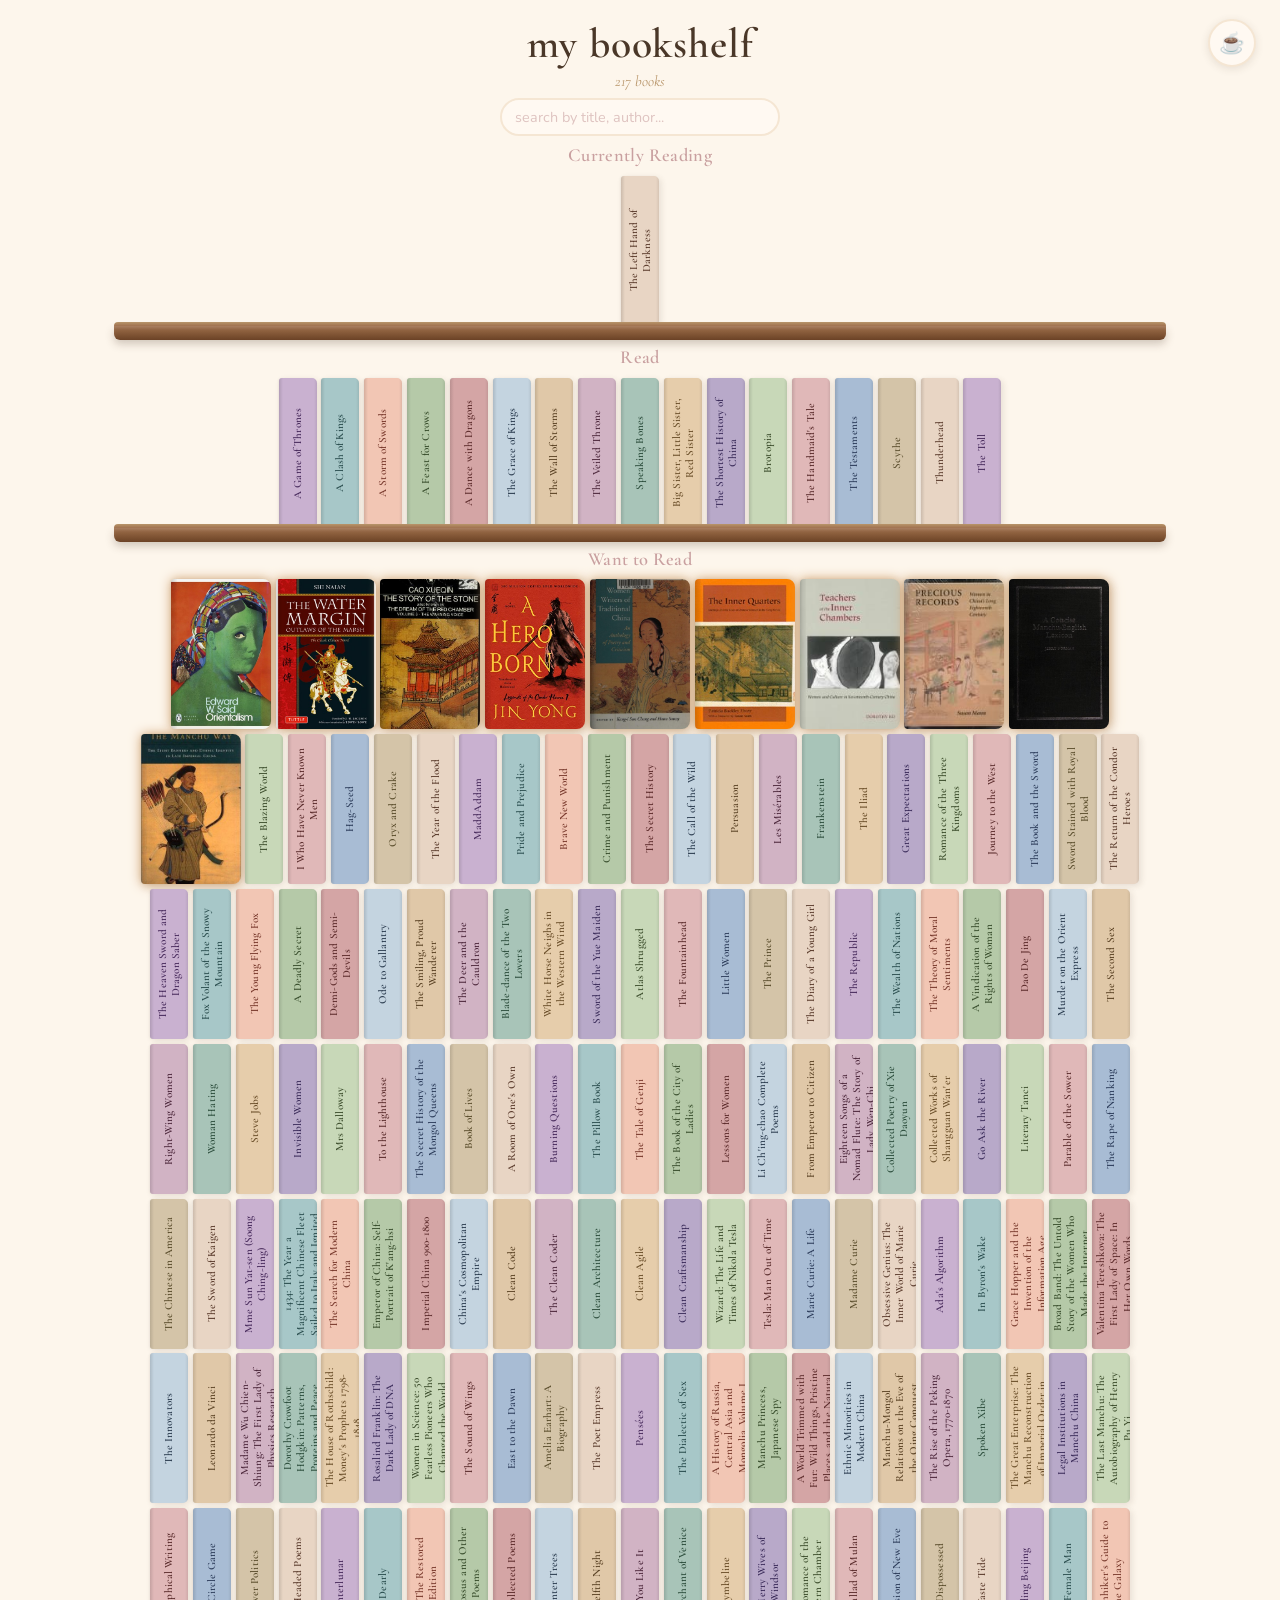
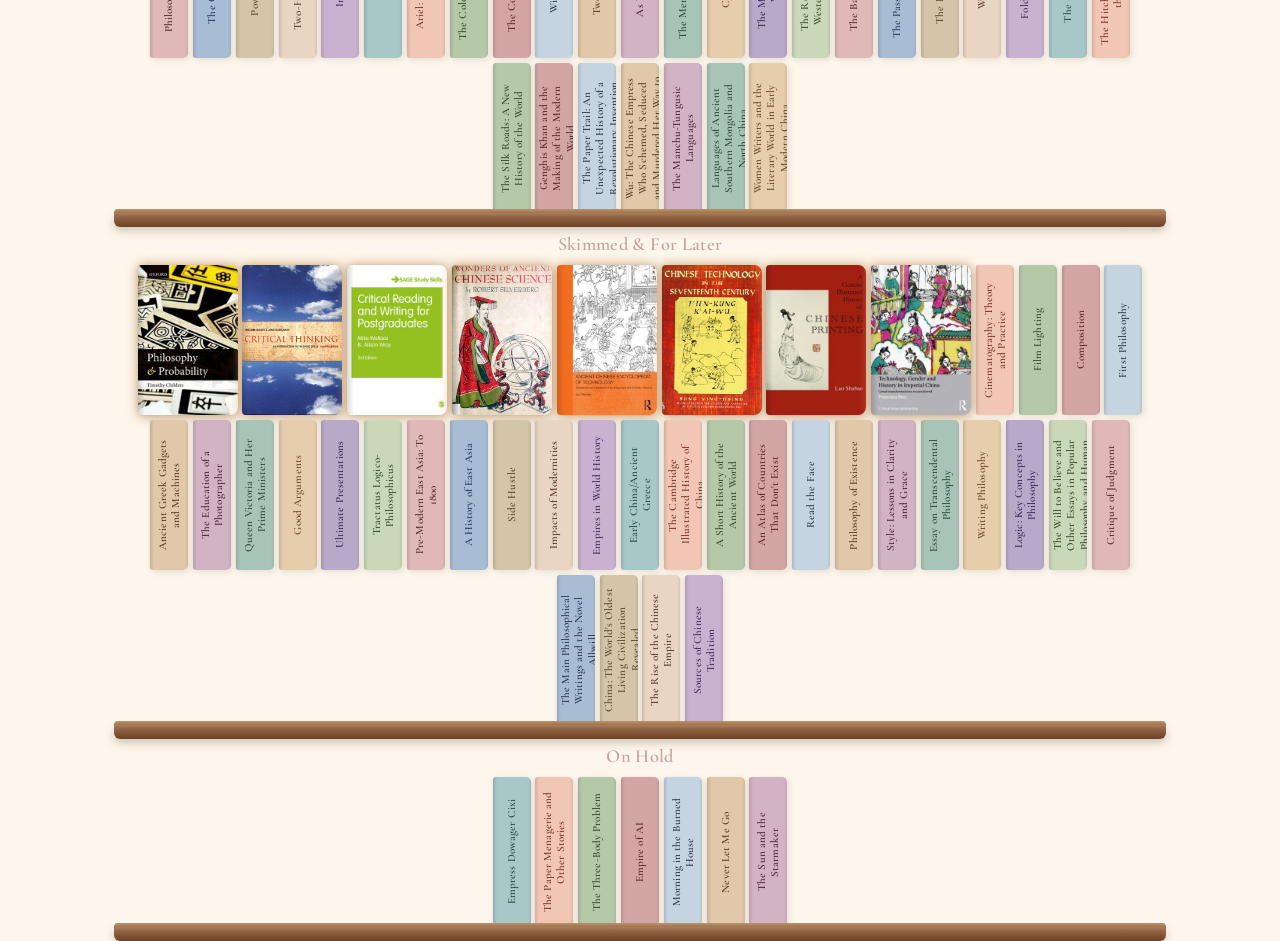
<file: index.html>
<!DOCTYPE html>
<html lang="en">
<head>
  <meta charset="UTF-8">
  <meta name="viewport" content="width=device-width, initial-scale=1.0">
  <title>my bookshelf</title>
  <link rel="preconnect" href="https://fonts.googleapis.com">
  <link rel="preconnect" href="https://fonts.gstatic.com" crossorigin>
  <link href="https://fonts.googleapis.com/css2?family=Cormorant+Garamond:ital,wght@0,400;0,600;1,400&family=Nunito:wght@400;600&family=Press+Start+2P&family=VT323&display=swap" rel="stylesheet">
  <link rel="stylesheet" href="styles.css">
</head>
<body>

  <!-- floating particles -->
  <div class="particles" aria-hidden="true"></div>

  <header>
    <button class="theme-toggle" id="theme-toggle" aria-label="Switch theme">
      <span class="theme-toggle-icon" data-cozy="&#x2615;" data-retro="&#x1F47E;"></span>
    </button>
    <h1>my bookshelf</h1>
    <p class="subtitle"><span class="book-counter" id="book-counter"></span></p>
    <div class="search-bar">
      <input type="text" id="search-input" placeholder="search by title, author..." autocomplete="off" spellcheck="false">
    </div>
  </header>

  <main id="shelves"></main>

  <script type="module" src="app.js"></script>
</body>
</html>
</file>
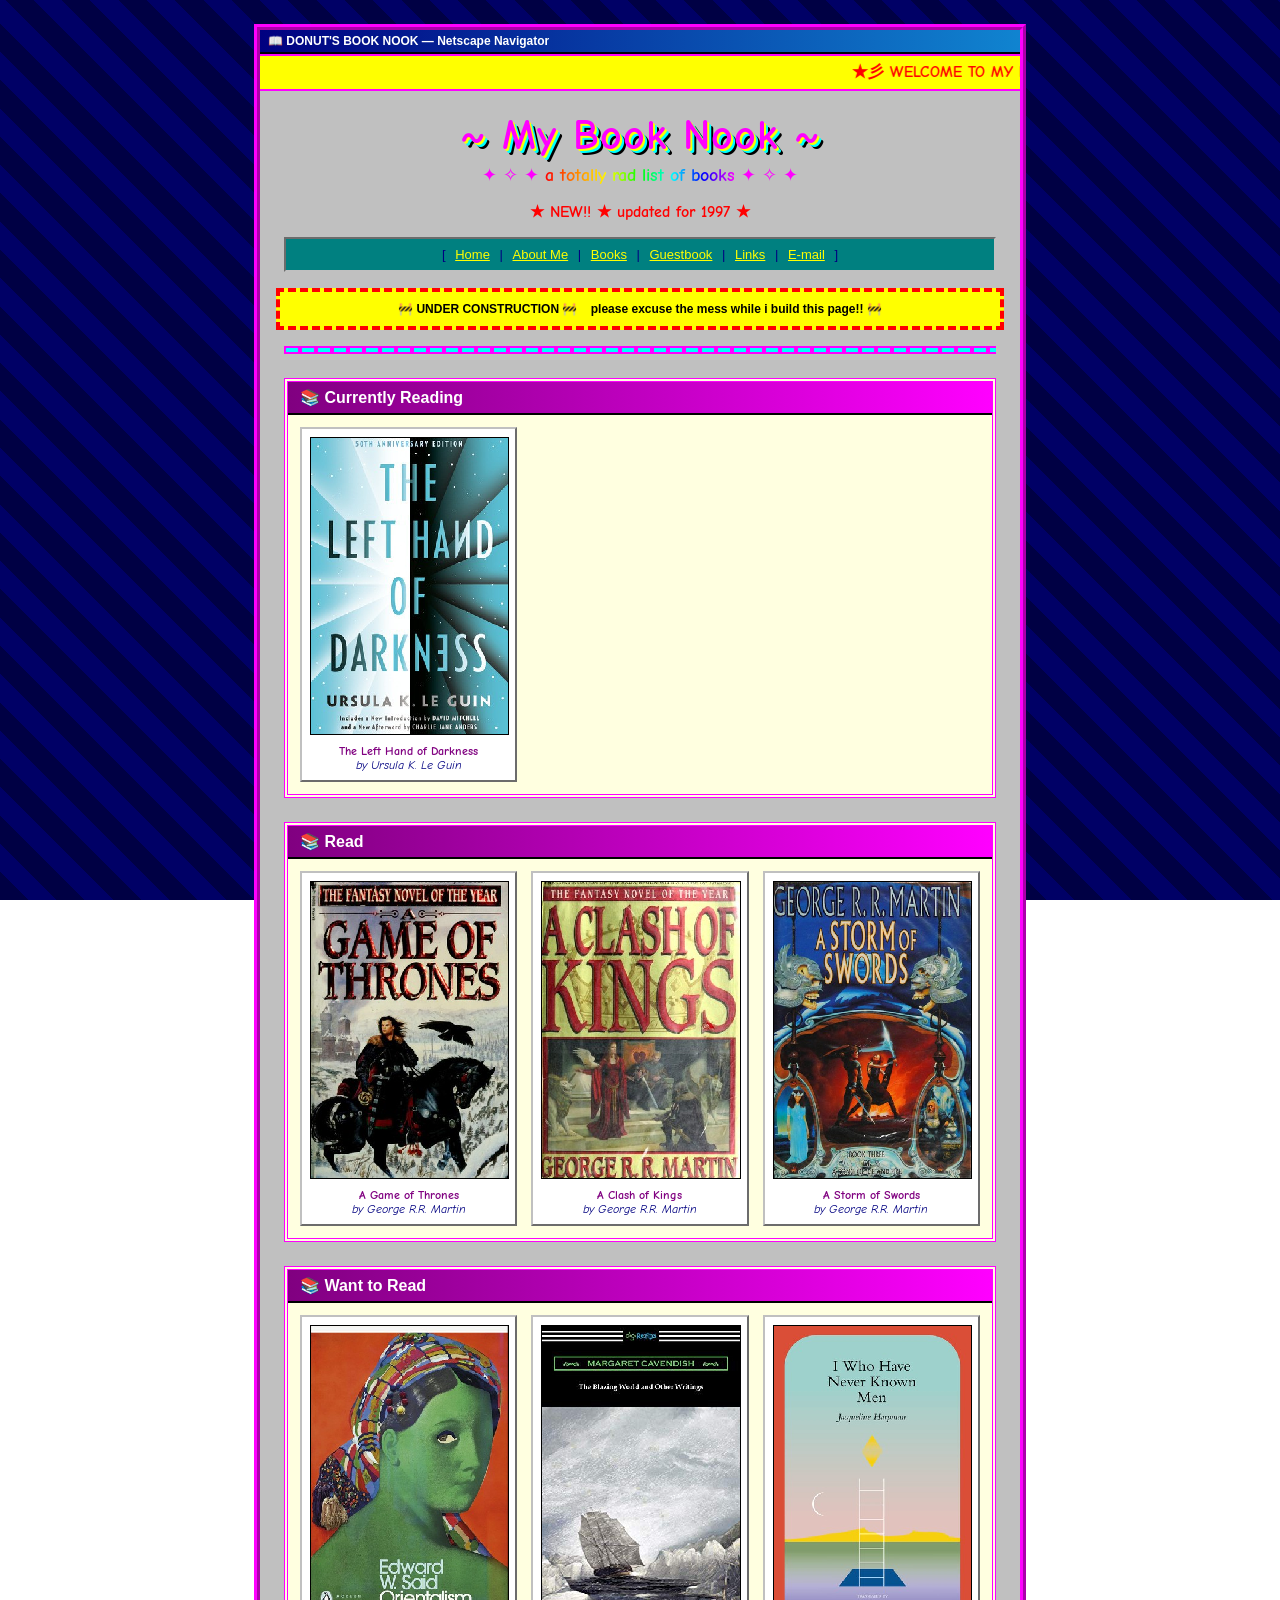
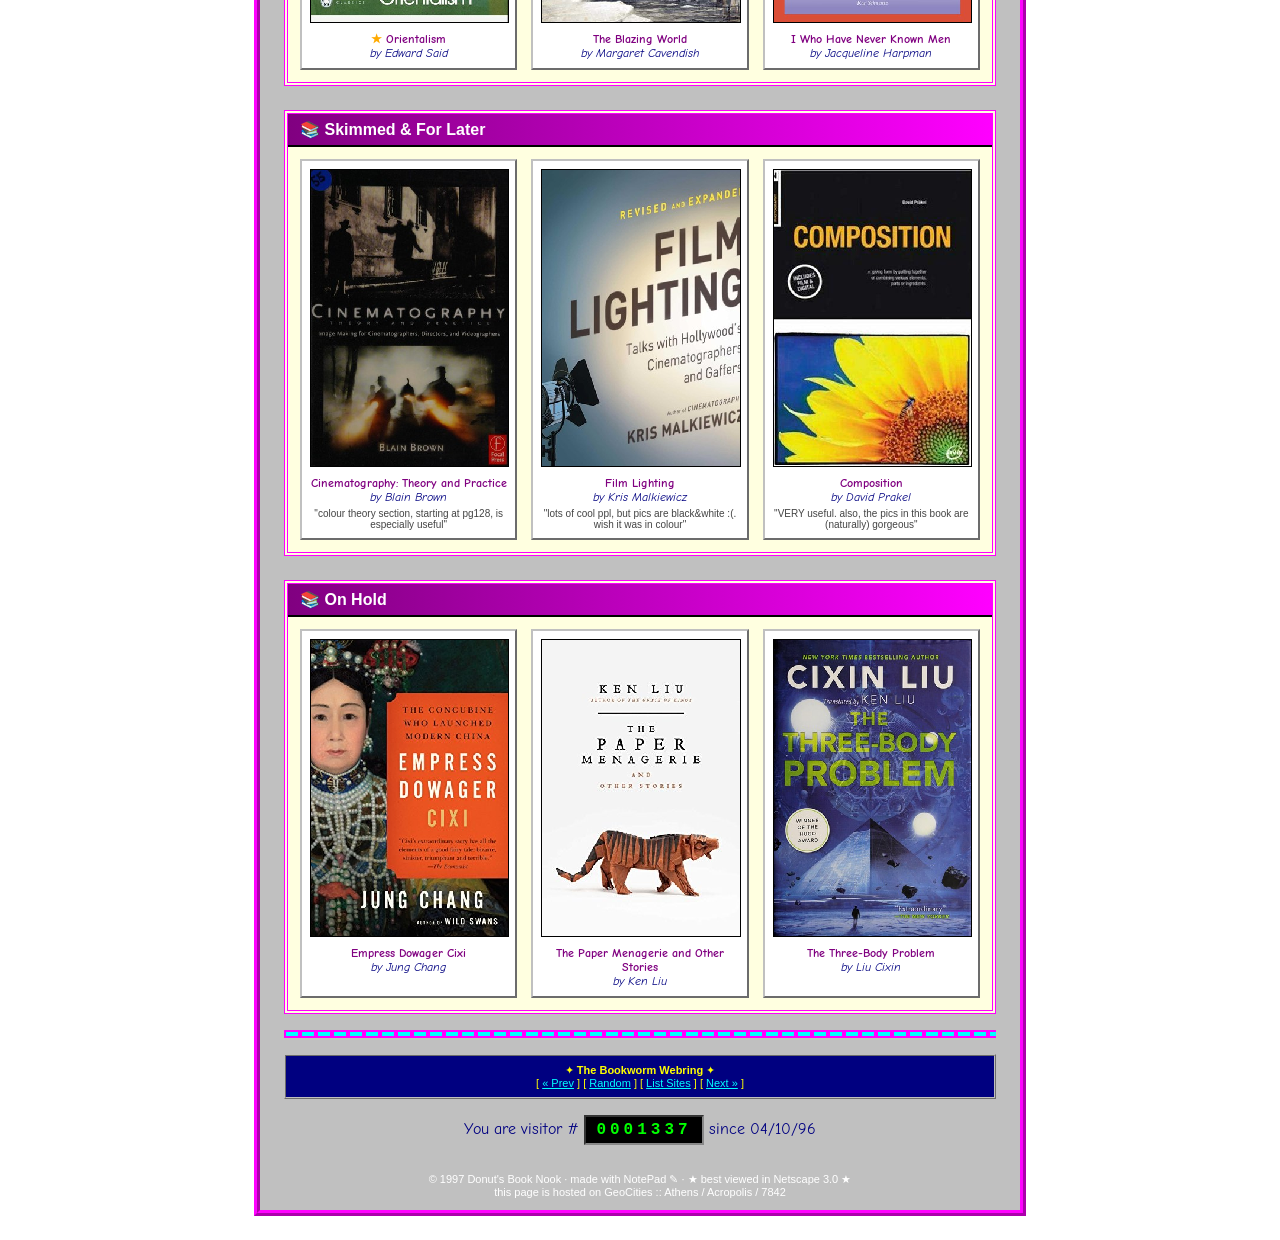
<file: sample1/index.html>
<!DOCTYPE html>
<html lang="en">
<head>
<meta charset="UTF-8">
<title>~ Donut's Book Nook ~ ★ Welcome! ★</title>
<style>
  /* ░░░ GeoCities '97 vibes ░░░ */
  @import url('https://fonts.googleapis.com/css2?family=Comic+Neue:wght@400;700&display=swap');

  body {
    margin: 0;
    font-family: 'Comic Neue', 'Comic Sans MS', cursive;
    color: #ffff00;
    background:
      repeating-linear-gradient(45deg, #000044 0 20px, #000066 20px 40px);
    background-attachment: fixed;
    text-align: center;
  }

  .frame {
    max-width: 760px;
    margin: 24px auto;
    padding: 0;
    border: 6px ridge #ff00ff;
    background: #c0c0c0;
    color: #000080;
  }

  .titlebar {
    background: linear-gradient(to right, #000080, #1084d0);
    color: #fff;
    text-align: left;
    padding: 4px 8px;
    font-weight: bold;
    font-family: "MS Sans Serif", Tahoma, sans-serif;
    font-size: 12px;
    border-bottom: 2px solid #000;
  }
  .titlebar::before { content: "📖 "; }

  marquee {
    background: #ffff00;
    color: #ff0000;
    font-weight: bold;
    border-top: 2px solid #ff00ff;
    border-bottom: 2px solid #ff00ff;
    padding: 6px 0;
  }

  h1 {
    font-size: 42px;
    margin: 16px 0 4px;
    color: #ff00ff;
    text-shadow:
      2px 2px 0 #ffff00,
      4px 4px 0 #00ffff,
      6px 6px 0 #000;
    letter-spacing: 1px;
  }

  .blink { animation: blink 1s steps(2,start) infinite; }
  @keyframes blink { to { visibility: hidden; } }

  .rainbow {
    background: linear-gradient(90deg,#ff0000,#ff8800,#ffff00,#00ff00,#00ffff,#0000ff,#ff00ff);
    -webkit-background-clip: text;
    background-clip: text;
    color: transparent;
    font-weight: bold;
  }

  .stars { font-size: 18px; color: #ff00ff; }

  hr.fancy {
    border: 0;
    height: 8px;
    background: url("data:image/svg+xml;utf8,<svg xmlns='http://www.w3.org/2000/svg' width='16' height='8'><rect width='16' height='8' fill='%23ff00ff'/><rect x='2' y='2' width='12' height='4' fill='%2300ffff'/></svg>") repeat-x;
    margin: 16px 24px;
  }

  .nav {
    background: #008080;
    padding: 8px;
    border: 2px inset #c0c0c0;
    margin: 8px 24px;
    font-family: "MS Sans Serif", Tahoma, sans-serif;
    font-size: 13px;
  }
  .nav a {
    color: #ffff00;
    text-decoration: underline;
    margin: 0 6px;
  }
  .nav a:visited { color: #ff80ff; }

  .shelf {
    margin: 24px 24px 12px;
    border: 4px double #ff00ff;
    background: #ffffe0;
    padding: 12px;
    text-align: left;
  }

  .shelf h2 {
    font-family: "MS Sans Serif", Tahoma, sans-serif;
    color: #fff;
    background: linear-gradient(to right, #800080, #ff00ff);
    margin: -12px -12px 12px;
    padding: 6px 12px;
    font-size: 16px;
    border-bottom: 2px solid #000;
  }
  .shelf h2::before { content: "📚 "; }

  .books {
    display: grid;
    grid-template-columns: repeat(3, 1fr);
    gap: 14px;
  }

  .book {
    background: #fff;
    border: 2px outset #c0c0c0;
    padding: 8px;
    text-align: center;
    color: #000080;
    font-size: 12px;
    transition: transform .15s;
  }
  .book:hover {
    transform: rotate(-1deg) scale(1.04);
    border-color: #ff00ff;
    background: #ffffcc;
  }
  .book img {
    width: 100%;
    aspect-ratio: 2/3;
    object-fit: cover;
    border: 1px solid #000;
    image-rendering: pixelated;
  }
  .book .t { font-weight: bold; margin-top: 6px; color: #800080; }
  .book .a { font-style: italic; }
  .book .c {
    font-family: "MS Sans Serif", Tahoma, sans-serif;
    font-size: 10px;
    color: #444;
    margin-top: 4px;
  }
  .book .star { color: #ffaa00; }

  .construction {
    margin: 16px;
    padding: 10px;
    background: #ffff00;
    color: #000;
    border: 4px dashed #ff0000;
    font-weight: bold;
    font-family: "MS Sans Serif", Tahoma, sans-serif;
    font-size: 12px;
  }

  .counter {
    display: inline-block;
    font-family: "Courier New", monospace;
    background: #000;
    color: #00ff00;
    padding: 4px 10px;
    border: 2px inset #888;
    letter-spacing: 4px;
    font-weight: bold;
  }

  .webring {
    background: #000080;
    color: #ffff00;
    padding: 8px;
    margin: 16px 24px;
    border: 2px ridge #c0c0c0;
    font-family: "MS Sans Serif", Tahoma, sans-serif;
    font-size: 11px;
  }
  .webring a { color: #00ffff; }

  footer {
    padding: 12px;
    color: #fff;
    font-size: 11px;
    font-family: "MS Sans Serif", Tahoma, sans-serif;
  }
</style>
</head>
<body>

<div class="frame">
  <div class="titlebar">DONUT'S BOOK NOOK — Netscape Navigator</div>

  <marquee scrollamount="6">★彡 WELCOME TO MY HOMEPAGE!! 彡★ &nbsp;&nbsp; this site is best viewed in 800x600 &nbsp;&nbsp; ✿ sign my guestbook ✿ &nbsp;&nbsp; LAST UPDATED: APRIL 10, 2026 &nbsp;&nbsp; ♥ ♥ ♥</marquee>

  <h1>~ My Book Nook ~</h1>
  <div class="stars">✦ ✧ ✦ <span class="rainbow">a totally rad list of books</span> ✦ ✧ ✦</div>
  <p class="blink" style="color:#ff0000;font-weight:bold;">★ NEW!! ★ updated for 1997 ★</p>

  <div class="nav">
    [ <a href="#">Home</a> | <a href="#">About Me</a> | <a href="#">Books</a> | <a href="#">Guestbook</a> | <a href="#">Links</a> | <a href="mailto:donut@aol.com">E-mail</a> ]
  </div>

  <div class="construction">
    🚧 UNDER CONSTRUCTION 🚧 &nbsp;&nbsp; please excuse the mess while i build this page!! 🚧
  </div>

  <hr class="fancy">

  <div id="shelves"></div>

  <hr class="fancy">

  <div class="webring">
    ✦ <b>The Bookworm Webring</b> ✦ <br>
    [ <a href="#">« Prev</a> ] [ <a href="#">Random</a> ] [ <a href="#">List Sites</a> ] [ <a href="#">Next »</a> ]
  </div>

  <p>You are visitor # <span class="counter">0001337</span> since 04/10/96</p>

  <footer>
    © 1997 Donut's Book Nook · made with NotePad ✎ · <span class="blink">★</span> best viewed in Netscape 3.0 <span class="blink">★</span><br>
    this page is hosted on GeoCities :: Athens / Acropolis / 7842
  </footer>
</div>

<script>
const SHELVES = [
  { id: 'currently-reading', label: 'Currently Reading' },
  { id: 'read', label: 'Read' },
  { id: 'want-to-read', label: 'Want to Read' },
  { id: 'marinating', label: 'Skimmed & For Later' },
  { id: 'on-hold', label: 'On Hold' },
];

function esc(s) { const d = document.createElement('div'); d.textContent = s ?? ''; return d.innerHTML; }

fetch('../books.json').then(r => r.json()).then(books => {
  const root = document.getElementById('shelves');
  SHELVES.forEach(shelf => {
    const items = books.filter(b => b.shelf === shelf.id).slice(0, 3);
    if (!items.length) return;
    const sec = document.createElement('div');
    sec.className = 'shelf';
    sec.innerHTML = `<h2>${shelf.label}</h2><div class="books">${items.map(b => `
      <div class="book">
        <img src="../${esc(b.cover)}" alt="${esc(b.title)}">
        <div class="t">${b.starred ? '<span class="star">★</span> ' : ''}${esc(b.title)}</div>
        <div class="a">by ${esc(b.author)}</div>
        ${b.comment ? `<div class="c">"${esc(b.comment)}"</div>` : ''}
      </div>`).join('')}</div>`;
    root.appendChild(sec);
  });
});
</script>
</body>
</html>
</file>
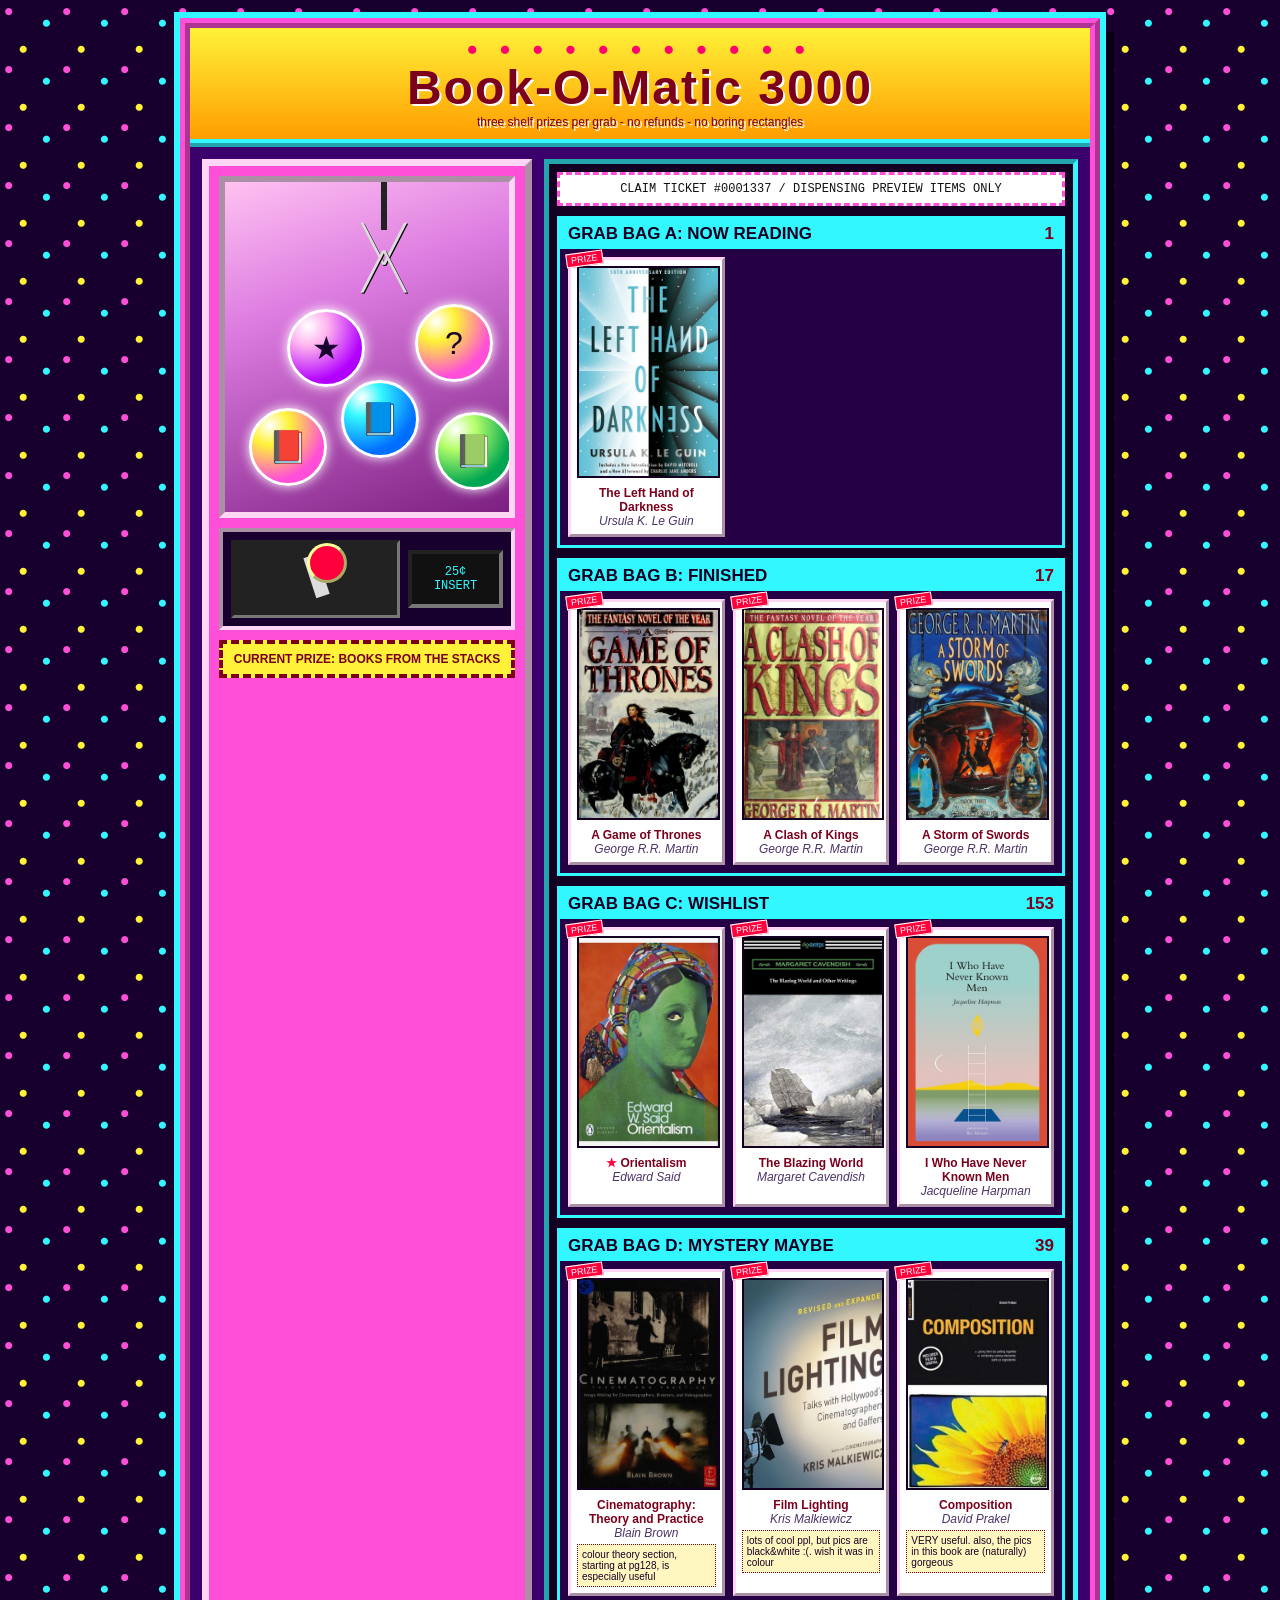
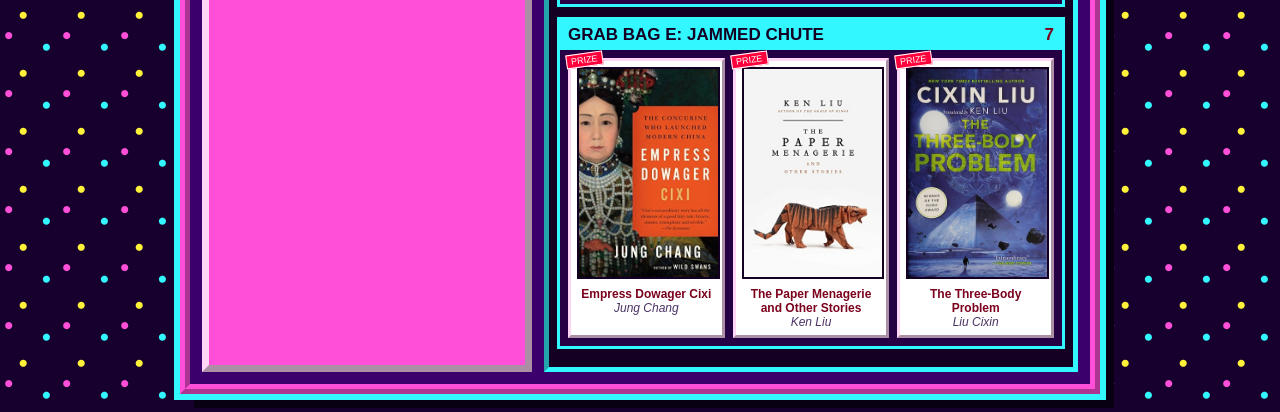
<file: sample10/index.html>
<!DOCTYPE html>
<html lang="en">
<head>
<meta charset="UTF-8">
<title>Book-O-Matic 3000 Prize Machine</title>
<style>
body{margin:0;background:#18002e;color:#fff;font-family:"Comic Sans MS",Tahoma,sans-serif;font-size:12px;background-image:radial-gradient(circle at 15% 20%,#ff4fd8 0 3px,transparent 4px),radial-gradient(circle at 80% 40%,#33f7ff 0 3px,transparent 4px),radial-gradient(circle at 40% 85%,#fff238 0 3px,transparent 4px);background-size:58px 58px;padding:18px}
.arcade{width:900px;margin:auto;border:10px ridge #ff4fd8;background:#3b006b;box-shadow:0 0 0 6px #33f7ff,14px 14px 0 #080012}
.marquee{text-align:center;background:linear-gradient(#fff238,#ff9d00);color:#7a001c;border-bottom:8px ridge #33f7ff;padding:10px;text-shadow:2px 2px #fff}
.marquee h1{font-family:Impact,"Arial Black",sans-serif;font-size:48px;margin:0;letter-spacing:2px}.marquee .bulbs{font-size:19px;letter-spacing:8px;color:#ff006e;text-shadow:none;animation:blink .8s steps(2) infinite}@keyframes blink{50%{opacity:.25}}
.machine{display:grid;grid-template-columns:330px 1fr;gap:12px;padding:12px}
.cab{background:#ff4fd8;border:7px outset #ffd6f6;padding:10px;color:#18002e}
.glass{height:330px;background:linear-gradient(160deg,rgba(255,255,255,.65),rgba(116,255,250,.25) 35%,rgba(36,0,70,.6));border:6px inset #ffd6f6;position:relative;overflow:hidden}
.claw{position:absolute;left:128px;top:0;width:62px;height:94px;animation:claw 4s ease-in-out infinite}.cord{width:6px;height:48px;background:#222;margin:auto}.hand{text-align:center;font-size:36px;line-height:28px;color:#ddd;text-shadow:1px 1px #000}@keyframes claw{0%,100%{transform:translateX(-65px)}50%{transform:translateX(78px) translateY(34px)}}
.capsule{position:absolute;width:72px;height:72px;border-radius:50%;background:radial-gradient(circle at 25% 20%,#fff,#fff238 25%,#ff4fd8 70%);border:3px solid #fff;box-shadow:0 0 12px #fff;text-align:center;font-size:32px;line-height:72px}.c1{left:24px;bottom:26px}.c2{left:116px;bottom:54px;background:radial-gradient(circle at 25% 20%,#fff,#33f7ff 25%,#006eff 70%)}.c3{left:210px;bottom:22px;background:radial-gradient(circle at 25% 20%,#fff,#b6ff6b 25%,#00a651 70%)}.c4{left:62px;bottom:125px;background:radial-gradient(circle at 25% 20%,#fff,#ffb3ef 25%,#b200ff 70%)}.c5{left:190px;bottom:130px}
.controls{margin-top:10px;background:#18002e;color:#fff;border:4px inset #ffd6f6;padding:8px;display:grid;grid-template-columns:1fr 95px;gap:8px;align-items:center}
.joy{height:72px;background:#222;border:3px inset #777;position:relative}.stick{width:14px;height:42px;background:#ddd;position:absolute;left:50%;top:11px;transform:rotate(-18deg);transform-origin:bottom}.ball{width:34px;height:34px;border-radius:50%;background:#ff003c;position:absolute;left:45%;top:0;border:3px outset #ff9}
.coin{background:#111;border:4px inset #777;text-align:center;color:#33f7ff;padding:11px 4px;font-family:"Courier New",monospace}
.prize{background:#fff238;color:#7a001c;border:4px dashed #7a001c;text-align:center;font-weight:bold;margin-top:10px;padding:8px}
.display{background:#140022;border:5px inset #33f7ff;padding:8px;min-height:565px}
.ticket{background:#fff;color:#111;border:3px dashed #ff4fd8;margin-bottom:10px;padding:7px;font-family:"Courier New",monospace;text-align:center}
.shelf{background:#250045;border:3px solid #33f7ff;margin-bottom:10px}.shelf h2{margin:0;background:#33f7ff;color:#140022;padding:5px 8px;font-size:17px;text-transform:uppercase}.count{float:right;color:#7a001c}
.books{display:grid;grid-template-columns:repeat(3,1fr);gap:8px;padding:8px}.book{background:#fff;color:#140022;border:3px outset #ffd6f6;padding:6px;text-align:center;position:relative}.book:before{content:"PRIZE";position:absolute;left:-5px;top:-8px;background:#ff003c;color:#fff;font-size:9px;padding:1px 4px;border:1px solid #fff;transform:rotate(-8deg)}
.book img{width:100%;aspect-ratio:2/3;object-fit:cover;border:2px solid #140022}.t{font-weight:bold;color:#7a001c;margin-top:5px}.a{font-style:italic;color:#4b3366}.c{font-size:10px;background:#fff7bf;border:1px dotted #7a001c;margin-top:4px;padding:4px;text-align:left}.star{color:#ff003c}
</style>
</head>
<body>
<div class="arcade">
  <div class="marquee">
    <div class="bulbs">● ● ● ● ● ● ● ● ● ● ●</div>
    <h1>Book-O-Matic 3000</h1>
    <div>three shelf prizes per grab - no refunds - no boring rectangles</div>
  </div>
  <div class="machine">
    <aside class="cab">
      <div class="glass">
        <div class="claw"><div class="cord"></div><div class="hand">╲╱<br>╱╲</div></div>
        <div class="capsule c1">📕</div><div class="capsule c2">📘</div><div class="capsule c3">📗</div><div class="capsule c4">★</div><div class="capsule c5">?</div>
      </div>
      <div class="controls">
        <div class="joy"><div class="stick"></div><div class="ball"></div></div>
        <div class="coin">25¢<br>INSERT</div>
      </div>
      <div class="prize">CURRENT PRIZE: BOOKS FROM THE STACKS</div>
    </aside>
    <main class="display">
      <div class="ticket">CLAIM TICKET #0001337 / DISPENSING PREVIEW ITEMS ONLY</div>
      <div id="shelves"></div>
    </main>
  </div>
</div>
<script>
const SHELVES=[['currently-reading','Grab Bag A: Now Reading'],['read','Grab Bag B: Finished'],['want-to-read','Grab Bag C: Wishlist'],['marinating','Grab Bag D: Mystery Maybe'],['on-hold','Grab Bag E: Jammed Chute']];
function esc(s){const d=document.createElement('div');d.textContent=s??'';return d.innerHTML}
fetch('../books.json').then(r=>r.json()).then(books=>{const root=document.getElementById('shelves');SHELVES.forEach(([id,label])=>{const all=books.filter(b=>b.shelf===id),items=all.slice(0,3);if(!all.length)return;const sec=document.createElement('section');sec.className='shelf';sec.innerHTML=`<h2>${label}<span class="count">${all.length}</span></h2><div class="books">${items.map(b=>`<div class="book"><img src="../${esc(b.cover)}" alt="${esc(b.title)}"><div class="t">${b.starred?'<span class="star">★</span> ':''}${esc(b.title)}</div><div class="a">${esc(b.author)}</div>${b.comment?`<div class="c">${esc(b.comment)}</div>`:''}</div>`).join('')}</div>`;root.appendChild(sec)})});
</script>
</body>
</html>
</file>
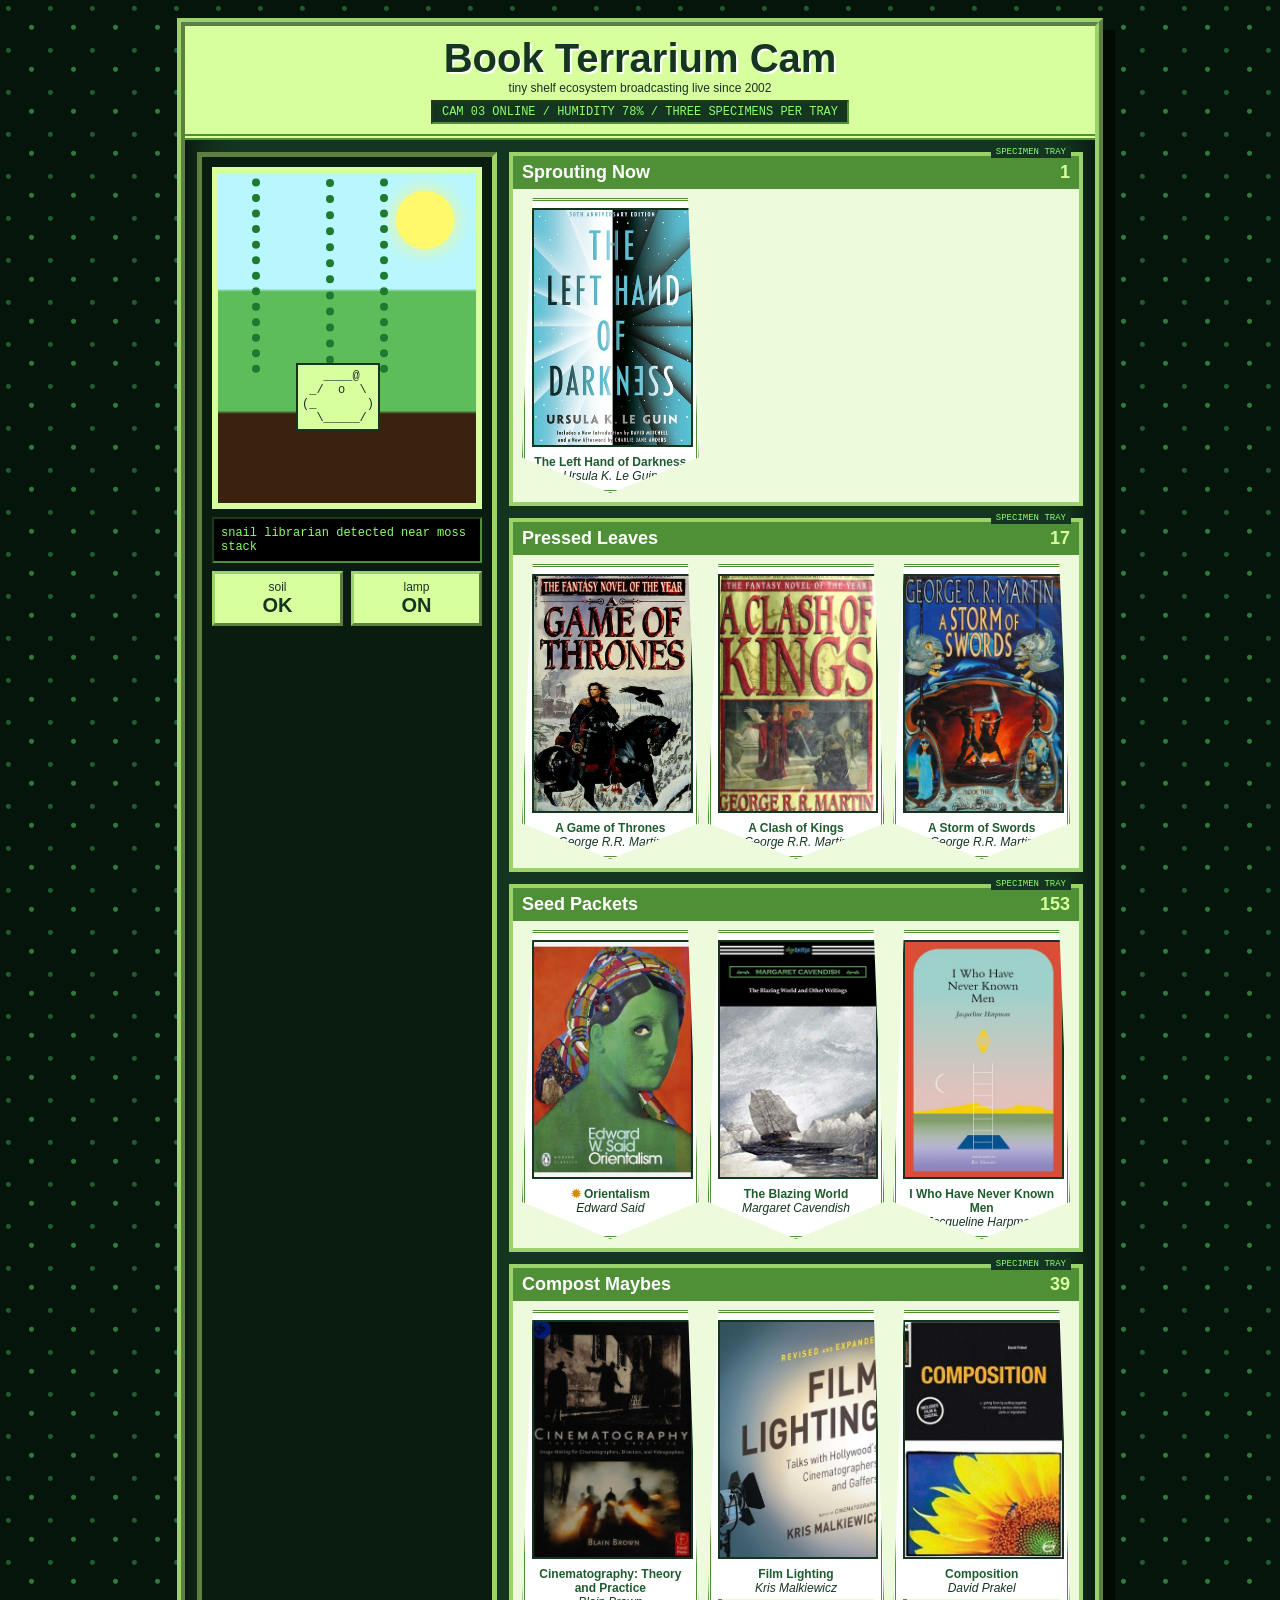
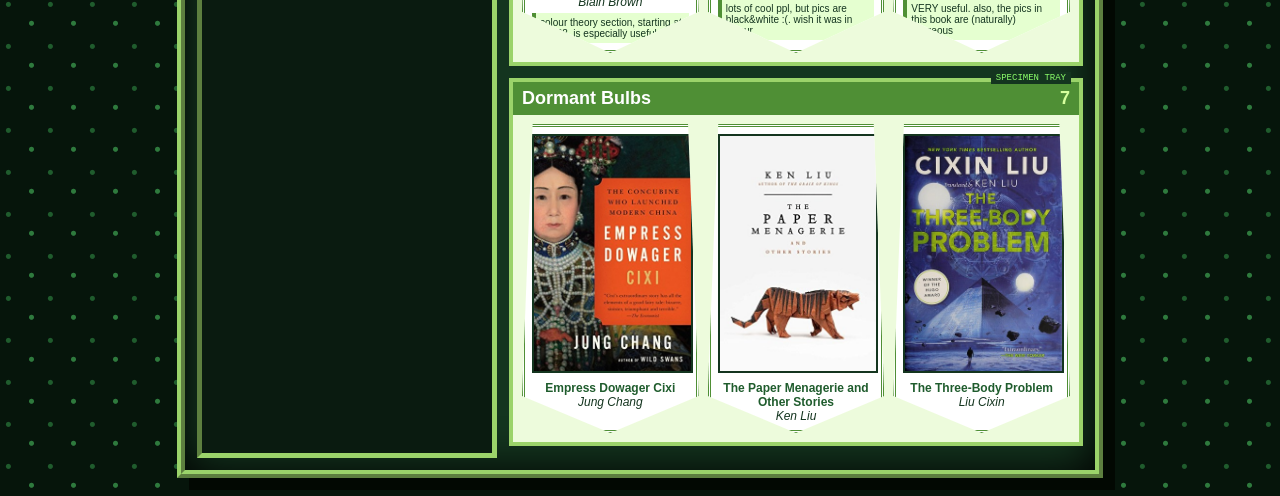
<file: sample11/index.html>
<!DOCTYPE html>
<html lang="en">
<head>
<meta charset="UTF-8">
<title>Book Terrarium Cam</title>
<style>
body{margin:0;background:#06150b;color:#eaffd6;font-family:"Trebuchet MS",Tahoma,sans-serif;font-size:12px;background-image:radial-gradient(circle at 20% 20%,#1f5c2d 0 2px,transparent 3px),radial-gradient(circle at 75% 65%,#2e7a3d 0 2px,transparent 3px);background-size:42px 42px;padding:18px}
.lab{width:910px;margin:auto;background:#14351f;border:8px ridge #9bd36a;box-shadow:0 0 45px #000 inset,12px 12px 0 #020802}
.header{background:#d7ff9e;color:#14351f;border-bottom:6px double #4f8f35;padding:10px;text-align:center}
h1{font-size:40px;margin:0;text-shadow:2px 2px #fff}.status{font-family:"Courier New",monospace;background:#14351f;color:#8cff6b;display:inline-block;padding:3px 9px;margin-top:5px;border:2px inset #4f8f35}
.rig{display:grid;grid-template-columns:300px 1fr;gap:12px;padding:12px}
.cam{background:#0a1b10;border:5px inset #9bd36a;padding:10px}.view{height:330px;border:6px solid #d7ff9e;background:linear-gradient(#b9f7ff 0 35%,#5ebd5b 36% 72%,#3b2110 73%);position:relative;overflow:hidden}
.sun{position:absolute;right:22px;top:18px;width:58px;height:58px;border-radius:50%;background:#fff96b;box-shadow:0 0 20px #fff96b}
.vine{position:absolute;top:-10px;width:38px;height:210px;border-left:8px dotted #1f7a31}.v1{left:34px}.v2{left:108px;height:265px}.v3{right:50px}
.snail{position:absolute;left:78px;bottom:72px;font-family:"Courier New",monospace;white-space:pre;color:#14351f;background:#d7ff9e;border:2px solid #14351f;padding:4px;animation:crawl 7s ease-in-out infinite}@keyframes crawl{50%{transform:translateX(88px)}}
.label{background:#000;color:#8cff6b;font-family:"Courier New",monospace;padding:7px;margin-top:8px;border:2px inset #4f8f35}.dials{display:grid;grid-template-columns:1fr 1fr;gap:8px;margin-top:8px}.dial{background:#d7ff9e;color:#14351f;border:3px outset #9bd36a;text-align:center;padding:6px}.dial b{font-size:20px}
.shelf{background:#edfbdc;color:#14351f;border:4px solid #9bd36a;margin-bottom:12px;position:relative}.shelf:before{content:"SPECIMEN TRAY";position:absolute;right:8px;top:-10px;background:#14351f;color:#8cff6b;font-family:"Courier New",monospace;font-size:9px;padding:1px 5px}
.shelf h2{margin:0;background:#4f8f35;color:#fff;padding:6px 9px}.count{float:right;color:#d7ff9e}
.books{display:grid;grid-template-columns:repeat(3,1fr);gap:9px;padding:9px}.book{background:#fff;border:3px double #4f8f35;padding:7px;text-align:center;clip-path:polygon(6% 0,94% 0,100% 88%,50% 100%,0 88%)}.book img{width:100%;aspect-ratio:2/3;object-fit:cover;border:2px solid #14351f}.t{font-weight:bold;color:#1f5c2d;margin-top:5px}.a{font-style:italic}.c{font-size:10px;text-align:left;background:#e5ffd0;border-left:4px solid #4f8f35;margin-top:4px;padding:4px}.star{color:#d68b00}
</style>
</head>
<body>
<div class="lab"><div class="header"><h1>Book Terrarium Cam</h1><div>tiny shelf ecosystem broadcasting live since 2002</div><div class="status">CAM 03 ONLINE / HUMIDITY 78% / THREE SPECIMENS PER TRAY</div></div><div class="rig"><aside class="cam"><div class="view"><div class="sun"></div><div class="vine v1"></div><div class="vine v2"></div><div class="vine v3"></div><div class="snail">   ____@
 _/  o  \
(_       )
  \_____/</div></div><div class="label">snail librarian detected near moss stack</div><div class="dials"><div class="dial">soil<br><b>OK</b></div><div class="dial">lamp<br><b>ON</b></div></div></aside><main id="shelves"></main></div></div>
<script>
const SHELVES=[['currently-reading','Sprouting Now'],['read','Pressed Leaves'],['want-to-read','Seed Packets'],['marinating','Compost Maybes'],['on-hold','Dormant Bulbs']];
function esc(s){const d=document.createElement('div');d.textContent=s??'';return d.innerHTML}
fetch('../books.json').then(r=>r.json()).then(books=>{const root=document.getElementById('shelves');SHELVES.forEach(([id,label])=>{const all=books.filter(b=>b.shelf===id),items=all.slice(0,3);if(!all.length)return;const sec=document.createElement('section');sec.className='shelf';sec.innerHTML=`<h2>${label}<span class="count">${all.length}</span></h2><div class="books">${items.map(b=>`<div class="book"><img src="../${esc(b.cover)}" alt=""><div class="t">${b.starred?'<span class="star">✹</span> ':''}${esc(b.title)}</div><div class="a">${esc(b.author)}</div>${b.comment?`<div class="c">${esc(b.comment)}</div>`:''}</div>`).join('')}</div>`;root.appendChild(sec)})});
</script>
</body>
</html>
</file>
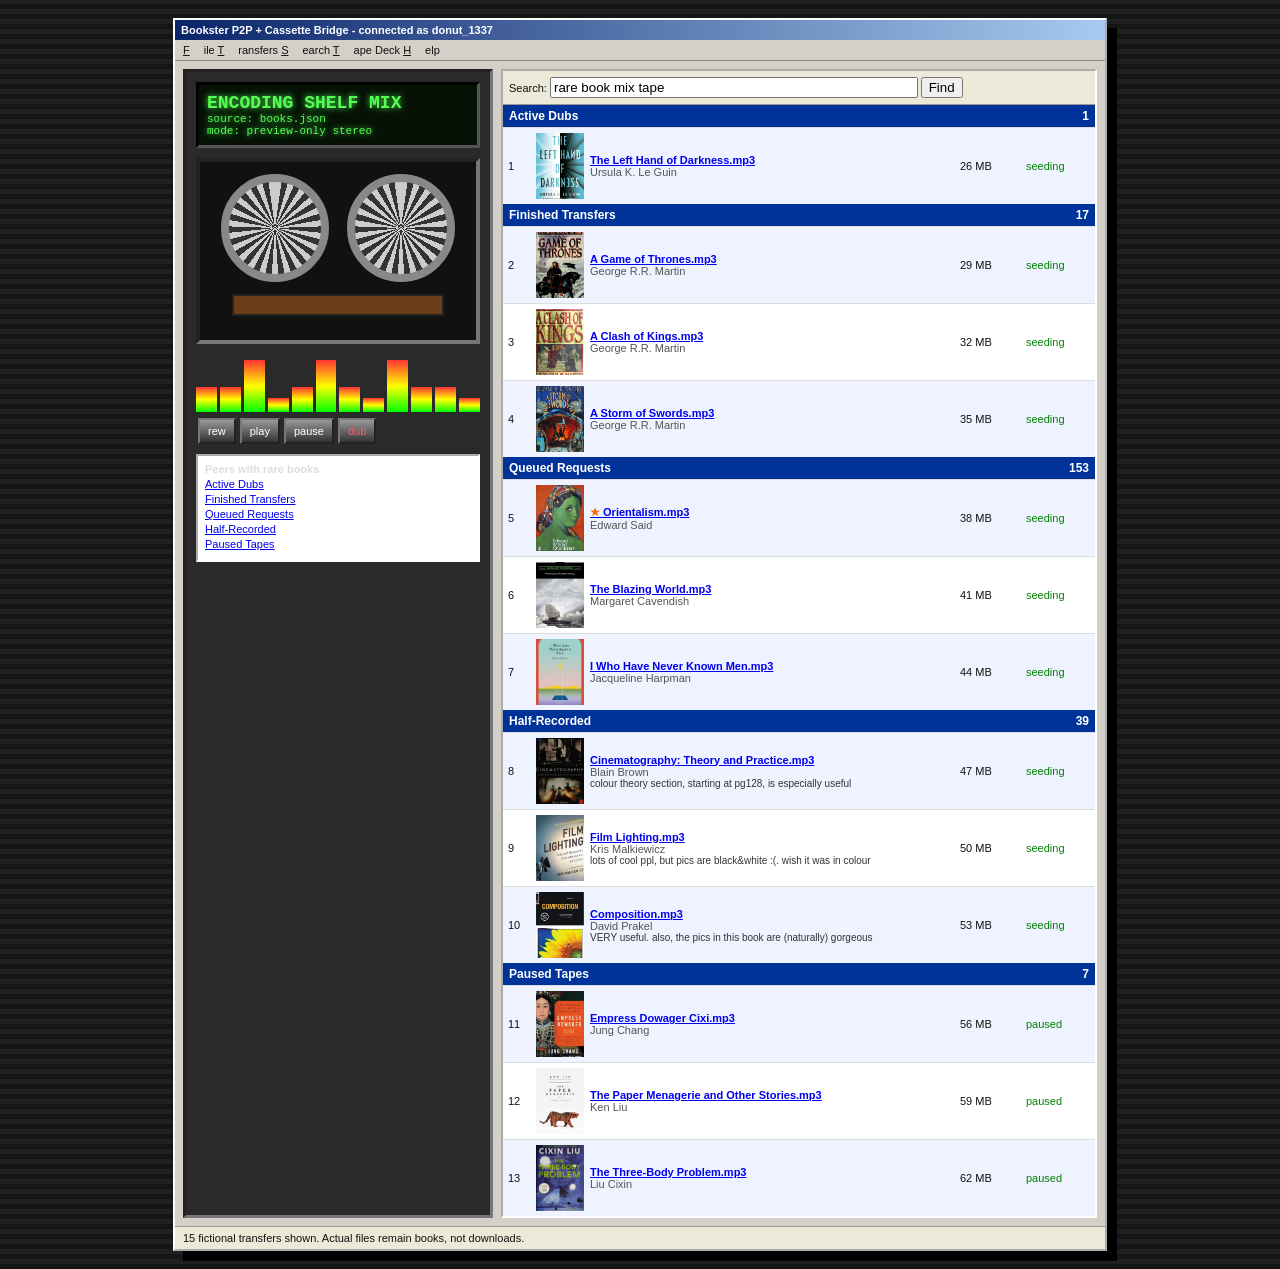
<file: sample12/index.html>
<!DOCTYPE html>
<html lang="en">
<head>
<meta charset="UTF-8">
<title>Bookster P2P Tape Transfer</title>
<style>
body{margin:0;background:#151515;font-family:Tahoma,Arial,sans-serif;font-size:11px;color:#111;padding:18px;background-image:repeating-linear-gradient(0deg,#151515 0 5px,#202020 5px 10px)}
.app{width:930px;margin:auto;background:#d4d0c8;border:2px outset #fff;box-shadow:10px 10px 0 #000}
.title{background:linear-gradient(90deg,#0a246a,#a6caf0);color:#fff;font-weight:bold;padding:4px 6px}.menu{padding:4px 8px;border-bottom:1px solid #888}.menu span{text-decoration:underline;margin-right:14px}
.body{display:grid;grid-template-columns:310px 1fr;gap:8px;padding:8px}
.deck{background:#2a2a2a;color:#ddd;border:3px inset #777;padding:10px}.lcd{background:#061206;color:#54ff54;border:3px inset #555;font-family:"Courier New",monospace;padding:8px;text-shadow:0 0 6px #54ff54}.lcd b{font-size:18px}
.tape{background:#111;border:4px inset #777;margin-top:10px;padding:12px}.reels{display:flex;justify-content:space-around;align-items:center}.reel{width:92px;height:92px;border-radius:50%;background:repeating-conic-gradient(#ccc 0 8deg,#333 8deg 16deg);border:8px solid #888;animation:spin 3s linear infinite}.reel:nth-child(2){animation-duration:2s}@keyframes spin{to{transform:rotate(360deg)}}.band{height:18px;background:#6b3e18;border:2px solid #222;margin:12px 20px}
.meters{display:grid;grid-template-columns:repeat(12,1fr);gap:3px;height:58px;align-items:end;margin-top:10px}.meters span{background:linear-gradient(#f33,#ff0,#0f0);height:25px}.meters span:nth-child(3n){height:52px}.meters span:nth-child(4n){height:14px}
.buttons span{display:inline-block;background:linear-gradient(#999,#333);color:#fff;border:2px outset #777;padding:5px 8px;margin:6px 2px 0}.red{color:#ff5c5c!important}
.peers{margin-top:10px;background:#fff;border:2px inset #fff;padding:7px}.peers a{display:block;color:#00e;margin:3px 0}
.results{background:#fff;border:2px inset #fff}.search{background:#ece9d8;border-bottom:1px solid #999;padding:6px}input{width:62%}
.shelf h2{font-size:12px;margin:0;background:#003399;color:#fff;padding:4px 6px}.count{float:right}.track{display:grid;grid-template-columns:22px 48px 1fr 60px 64px;gap:6px;align-items:center;border-top:1px solid #ddd;padding:5px}.track:nth-child(even){background:#eef3ff}.track img{width:48px;height:66px;object-fit:cover}.t{color:#00e;text-decoration:underline;font-weight:bold}.a{color:#555}.c{font-size:10px;color:#333}.status{color:#008000}.star{color:#f60}
.foot{border-top:1px solid #999;padding:5px 8px;background:#ece9d8}
</style>
</head>
<body>
<div class="app"><div class="title">Bookster P2P + Cassette Bridge - connected as donut_1337</div><div class="menu"><span>F</span>ile <span>T</span>ransfers <span>S</span>earch <span>T</span>ape Deck <span>H</span>elp</div><div class="body"><aside class="deck"><div class="lcd"><b>ENCODING SHELF MIX</b><br>source: books.json<br>mode: preview-only stereo</div><div class="tape"><div class="reels"><div class="reel"></div><div class="reel"></div></div><div class="band"></div></div><div class="meters"><span></span><span></span><span></span><span></span><span></span><span></span><span></span><span></span><span></span><span></span><span></span><span></span></div><div class="buttons"><span>rew</span><span>play</span><span>pause</span><span class="red">dub</span></div><div class="peers"><b>Peers with rare books</b><div id="links"></div></div></aside><main class="results"><div class="search">Search: <input value="rare book mix tape"> <button>Find</button></div><div id="shelves"></div></main></div><div class="foot">15 fictional transfers shown. Actual files remain books, not downloads.</div></div>
<script>
const SHELVES=[['currently-reading','Active Dubs'],['read','Finished Transfers'],['want-to-read','Queued Requests'],['marinating','Half-Recorded'],['on-hold','Paused Tapes']];
function esc(s){const d=document.createElement('div');d.textContent=s??'';return d.innerHTML}
fetch('../books.json').then(r=>r.json()).then(books=>{const root=document.getElementById('shelves'),links=document.getElementById('links');let n=1;SHELVES.forEach(([id,label])=>{const all=books.filter(b=>b.shelf===id),items=all.slice(0,3);if(!all.length)return;links.innerHTML+=`<a href="#${id}">${label}</a>`;const sec=document.createElement('section');sec.className='shelf';sec.id=id;sec.innerHTML=`<h2>${label}<span class="count">${all.length}</span></h2>${items.map(b=>`<div class="track"><div>${n++}</div><img src="../${esc(b.cover)}" alt=""><div><div class="t">${b.starred?'<span class="star">★</span> ':''}${esc(b.title)}.mp3</div><div class="a">${esc(b.author)}</div>${b.comment?`<div class="c">${esc(b.comment)}</div>`:''}</div><div>${Math.floor(20+n*3)} MB</div><div class="status">${id==='on-hold'?'paused':'seeding'}</div></div>`).join('')}`;root.appendChild(sec)})});
</script>
</body>
</html>
</file>
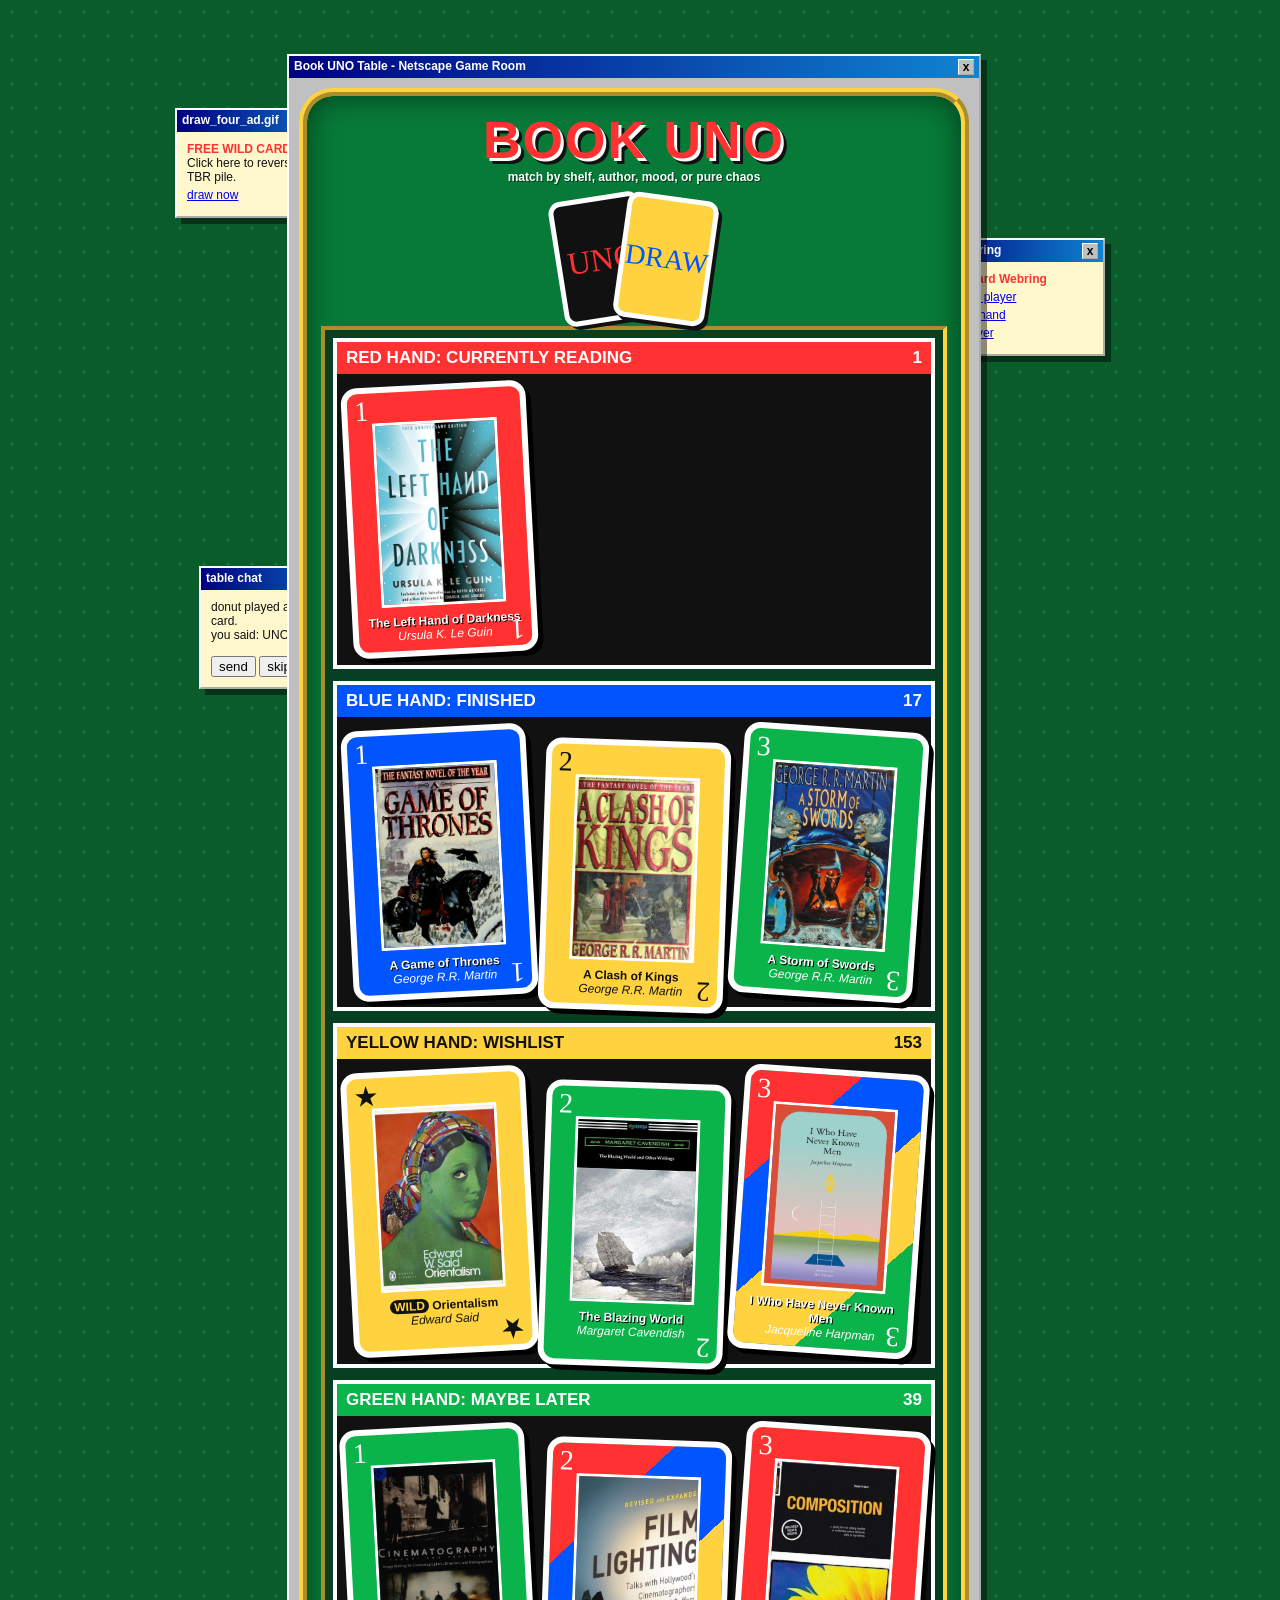
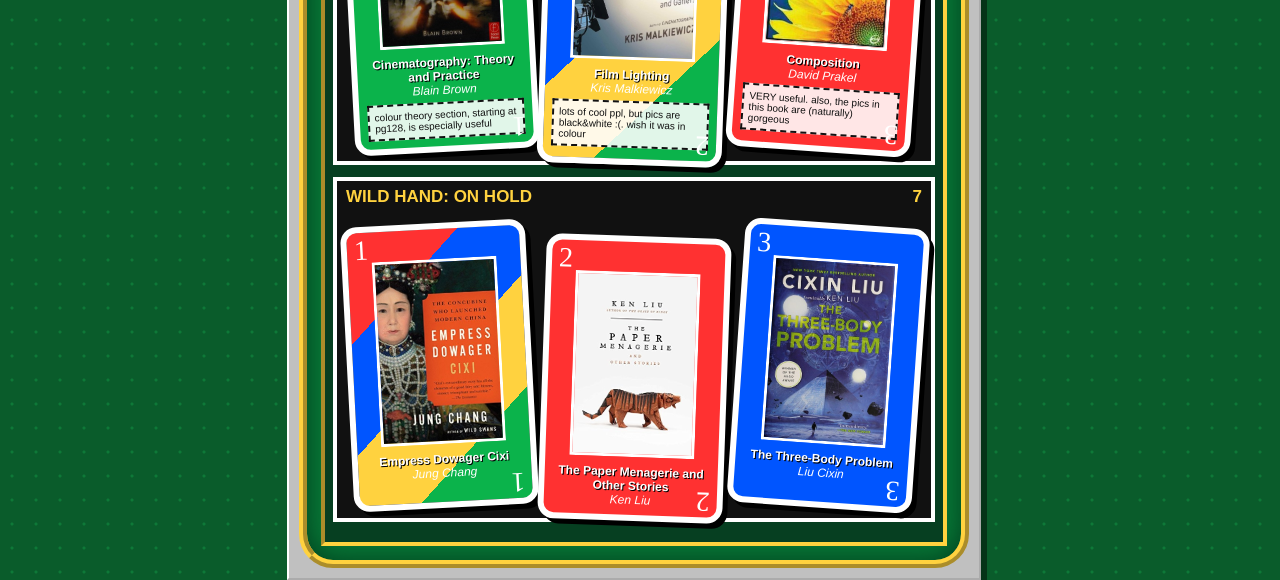
<file: sample13/index.html>
<!DOCTYPE html>
<html lang="en">
<head>
<meta charset="UTF-8">
<title>Book UNO Pop-Up Table</title>
<style>
body{margin:0;background:#0a5c2b;color:#fff;font-family:"Comic Sans MS",Tahoma,sans-serif;font-size:12px;background-image:radial-gradient(circle,#0e7938 1px,transparent 2px);background-size:24px 24px;overflow-x:hidden}
.desk{width:930px;margin:18px auto;position:relative;min-height:780px}
.window{position:absolute;background:#c0c0c0;border:2px outset #fff;box-shadow:6px 6px 0 rgba(0,0,0,.45);color:#111}.title{background:linear-gradient(90deg,#000080,#1084d0);color:#fff;font-family:Tahoma,sans-serif;font-weight:bold;padding:3px 5px;display:flex;justify-content:space-between}.title span:last-child{background:#c0c0c0;color:#000;border:1px outset #fff;width:14px;text-align:center}
.main{left:112px;top:36px;width:690px}.panel{padding:10px}.table{background:#087a38;border:8px ridge #ffd23f;border-radius:34px;padding:14px;text-align:center;box-shadow:inset 0 0 30px #003d1d}
h1{font-family:Impact,"Arial Black",sans-serif;font-size:52px;margin:0;color:#ff3131;text-shadow:3px 3px #fff,6px 6px #111;letter-spacing:2px}.tag{color:#fff;font-weight:bold;text-shadow:1px 1px #003d1d}
.centerpile{margin:12px auto 6px;width:180px;height:120px;position:relative}.uno-back,.drawpile{position:absolute;width:82px;height:116px;border-radius:12px;border:5px solid #fff;box-shadow:4px 4px 0 #111}.uno-back{left:12px;background:#111;color:#ff3131;display:grid;place-items:center;font-family:Impact;font-size:32px;transform:rotate(-9deg)}.drawpile{right:12px;background:#ffd23f;color:#0055ff;display:grid;place-items:center;font-family:Impact;font-size:28px;transform:rotate(8deg)}
.spread{background:#063f21;border:4px inset #ffd23f;padding:8px;margin-top:10px;color:#fff;text-align:left}.shelf{background:#111;border:4px solid #fff;margin-bottom:12px}.shelf h2{margin:0;padding:6px 9px;font-size:17px;text-transform:uppercase}.shelf:nth-child(1) h2{background:#ff3131}.shelf:nth-child(2) h2{background:#0055ff}.shelf:nth-child(3) h2{background:#ffd23f;color:#111}.shelf:nth-child(4) h2{background:#0bb34b}.shelf:nth-child(5) h2{background:#111;color:#ffd23f}.count{float:right}
.cards{display:grid;grid-template-columns:repeat(3,1fr);gap:10px;padding:10px}.book{border:6px solid #fff;border-radius:16px;padding:8px;text-align:center;min-height:230px;position:relative;box-shadow:5px 5px 0 #000;transform:rotate(-3deg);overflow:hidden}.book:nth-child(2){transform:translateY(13px) rotate(2deg)}.book:nth-child(3){transform:rotate(4deg)}
.book:before,.book:after{content:attr(data-num);position:absolute;font-family:Impact;font-size:28px}.book:before{left:7px;top:2px}.book:after{right:7px;bottom:0;transform:rotate(180deg)}
.red{background:#ff3131}.blue{background:#0055ff}.yellow{background:#ffd23f;color:#111}.green{background:#0bb34b}.wild{background:linear-gradient(135deg,#ff3131 0 25%,#0055ff 25% 50%,#ffd23f 50% 75%,#0bb34b 75%);color:#fff}
.book img{width:76%;aspect-ratio:2/3;object-fit:cover;border:3px solid #fff;margin-top:22px;background:#fff}.t{font-weight:bold;margin-top:5px;text-shadow:1px 1px #000}.yellow .t,.yellow .a,.yellow .c{text-shadow:none}.a{font-style:italic}.c{text-align:left;background:rgba(255,255,255,.88);color:#111;border:2px dashed #111;margin-top:5px;padding:5px;font-size:10px}.star{background:#111;color:#ffd23f;padding:0 4px;border-radius:8px}
.ad{width:178px}.ad .panel{background:#fff8cc}.ad1{left:0;top:90px}.ad2{right:0;top:220px}.ad3{left:24px;top:548px}.ad b{color:#ff3131}.ad a{display:block;color:#00e;margin:4px 0}.blink{animation:blink 1s steps(2) infinite}@keyframes blink{50%{visibility:hidden}}
button{font-family:"MS Sans Serif",Tahoma,sans-serif}
</style>
</head>
<body>
<div class="desk">
<div class="window ad ad1"><div class="title">draw_four_ad.gif <span>x</span></div><div class="panel"><b class="blink">FREE WILD CARD!!!</b><br>Click here to reverse your TBR pile.<a href="#">draw now</a></div></div>
<div class="window ad ad2"><div class="title">uno webring <span>x</span></div><div class="panel"><b>Book Card Webring</b><a href="#">previous player</a><a href="#">random hand</a><a href="#">next player</a></div></div>
<div class="window ad ad3"><div class="title">table chat <span>x</span></div><div class="panel">donut played a red book card.<br>you said: UNO!!!<br><br><button>send</button> <button>skip</button></div></div>
<div class="window main"><div class="title">Book UNO Table - Netscape Game Room <span>x</span></div><div class="panel"><div class="table"><h1>BOOK UNO</h1><div class="tag">match by shelf, author, mood, or pure chaos</div><div class="centerpile"><div class="uno-back">UNO</div><div class="drawpile">DRAW</div></div><div class="spread" id="shelves"></div></div></div></div>
</div>
<script>
const SHELVES=[['currently-reading','Red Hand: Currently Reading'],['read','Blue Hand: Finished'],['want-to-read','Yellow Hand: Wishlist'],['marinating','Green Hand: Maybe Later'],['on-hold','Wild Hand: On Hold']];
const COLORS=['red','blue','yellow','green','wild'];
function esc(s){const d=document.createElement('div');d.textContent=s??'';return d.innerHTML}
fetch('../books.json').then(r=>r.json()).then(books=>{const root=document.getElementById('shelves');SHELVES.forEach(([id,label],i)=>{const all=books.filter(b=>b.shelf===id),items=all.slice(0,3);if(!all.length)return;const sec=document.createElement('section');sec.className='shelf';sec.innerHTML=`<h2>${label}<span class="count">${all.length}</span></h2><div class="cards">${items.map((b,j)=>`<div class="book ${COLORS[(i+j)%COLORS.length]}" data-num="${b.starred?'★':j+1}"><img src="../${esc(b.cover)}" alt="${esc(b.title)}"><div class="t">${b.starred?'<span class="star">WILD</span> ':''}${esc(b.title)}</div><div class="a">${esc(b.author)}</div>${b.comment?`<div class="c">${esc(b.comment)}</div>`:''}</div>`).join('')}</div>`;root.appendChild(sec)})});
</script>
</body>
</html>
</file>
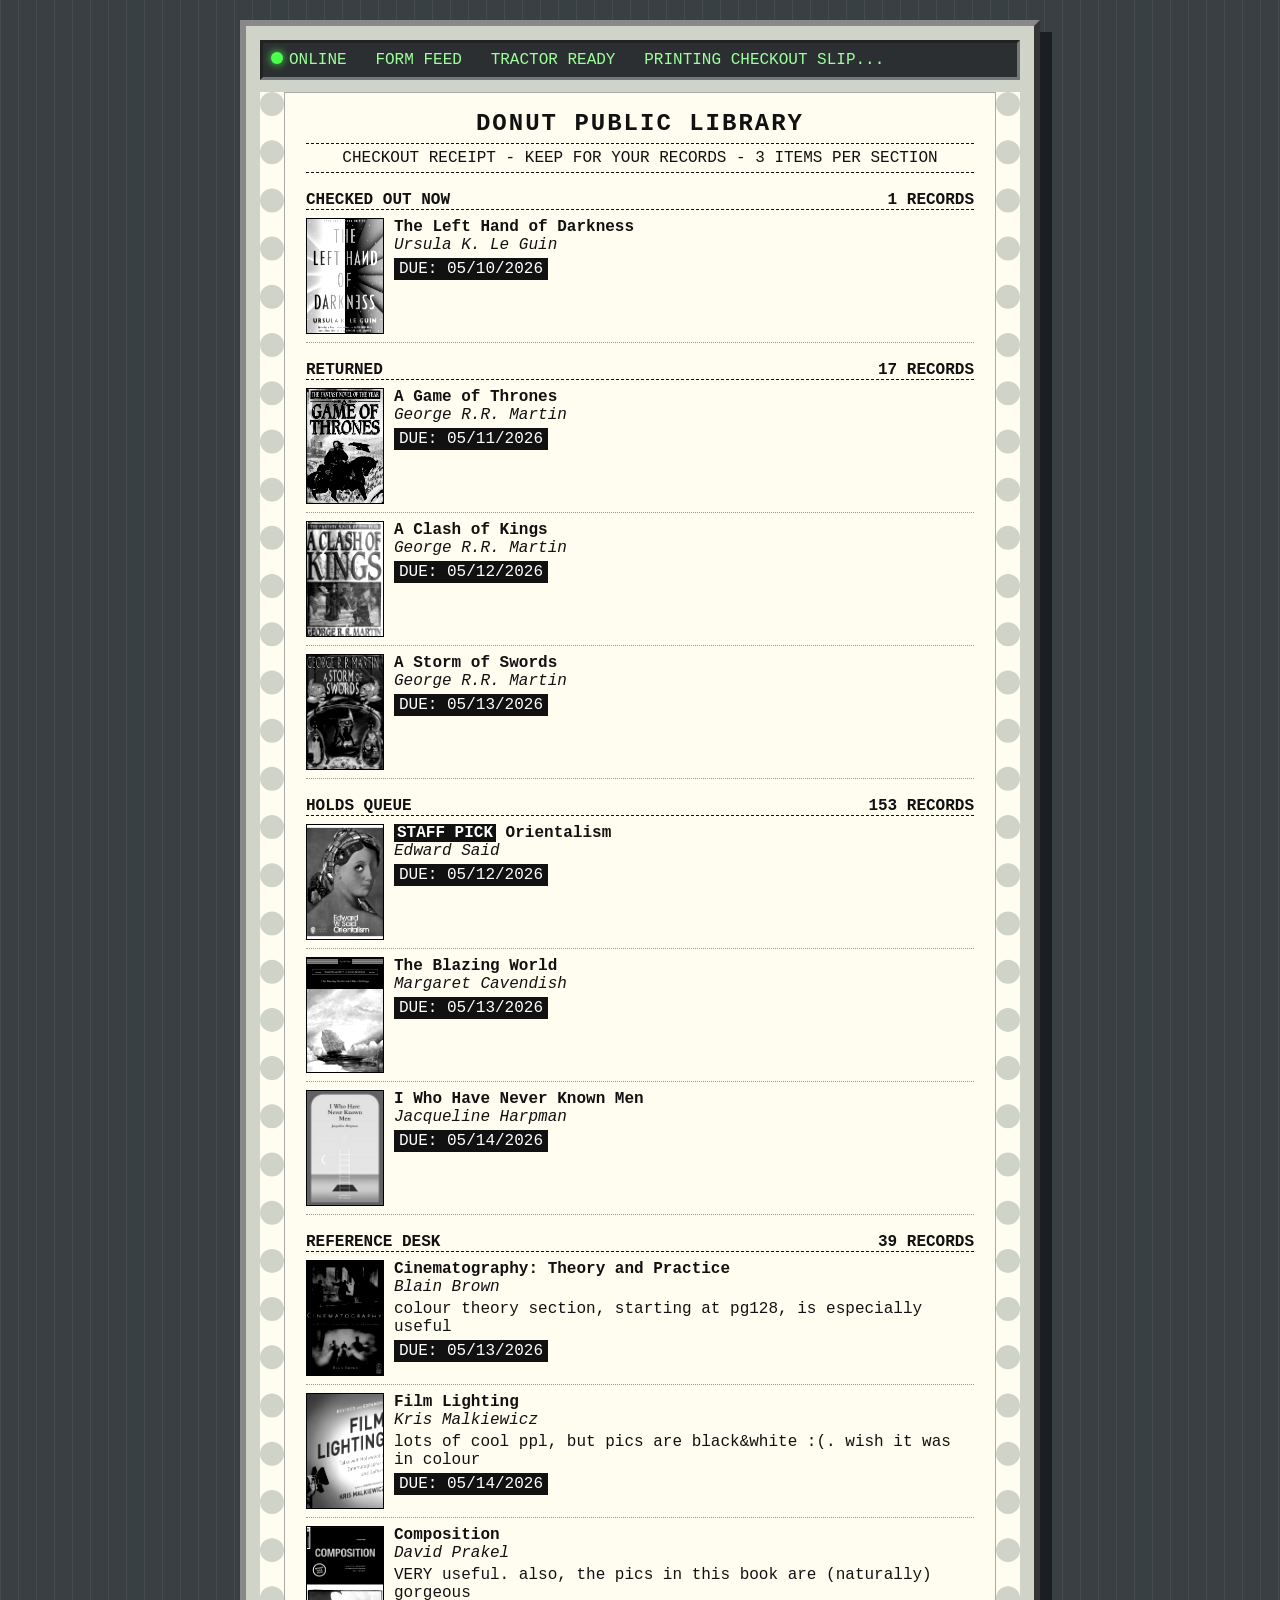
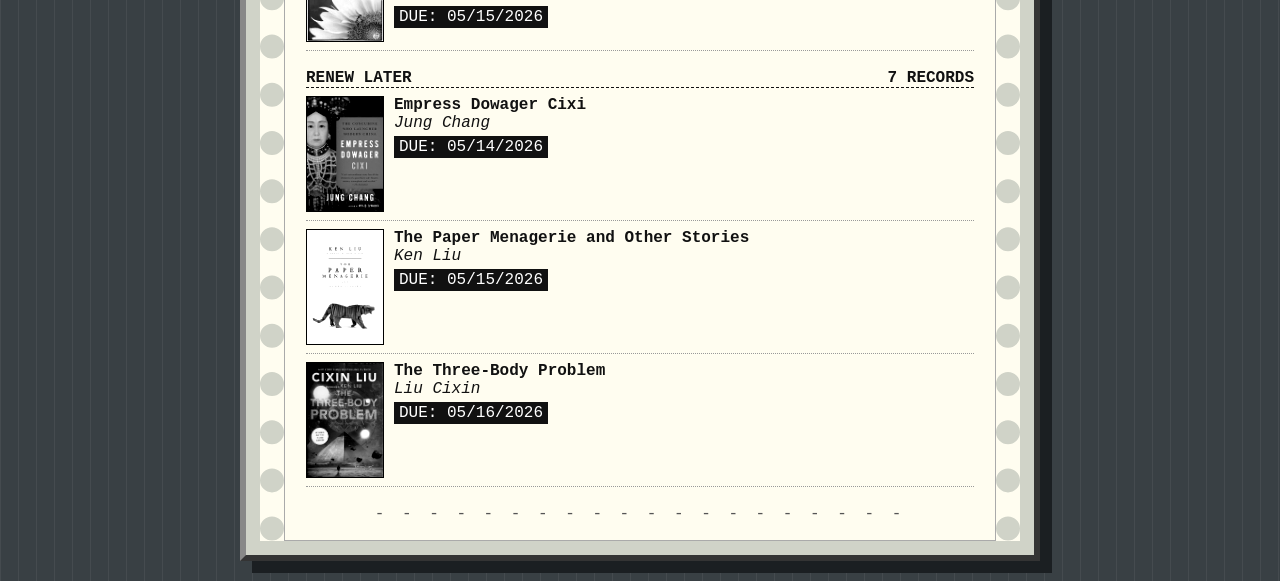
<file: sample14/index.html>
<!DOCTYPE html>
<html lang="en">
<head>
<meta charset="UTF-8">
<title>Dot Matrix Library Checkout</title>
<style>
body{margin:0;background:#394044;font-family:"Courier New",monospace;color:#111;padding:20px;background-image:linear-gradient(90deg,rgba(255,255,255,.06) 1px,transparent 1px);background-size:18px 18px}
.printer{width:760px;margin:auto;background:#d0d3c8;border:6px outset #888;padding:14px;box-shadow:12px 12px 0 #1b1f22}
.controls{background:#2b2f31;color:#9cff9c;border:3px inset #777;padding:8px;margin-bottom:12px}.light{display:inline-block;width:12px;height:12px;background:#4cff4c;border-radius:50%;box-shadow:0 0 8px #4cff4c;margin-right:6px}
.paper{background:#fffdf0;border-left:24px dotted #d0d3c8;border-right:24px dotted #d0d3c8;padding:18px 22px;box-shadow:inset 0 0 0 1px #aaa}
h1{text-align:center;font-size:24px;margin:0 0 6px;letter-spacing:2px}.sub{text-align:center;border-top:1px dashed #111;border-bottom:1px dashed #111;padding:5px;margin-bottom:12px}
.shelf{margin:18px 0}.shelf h2{font-size:16px;margin:0;border-bottom:1px dashed #111;text-transform:uppercase}.count{float:right}
.book{display:grid;grid-template-columns:76px 1fr;gap:12px;border-bottom:1px dotted #999;padding:8px 0}.book img{width:76px;aspect-ratio:2/3;object-fit:cover;filter:grayscale(1) contrast(1.4);border:1px solid #111}.t{font-weight:bold}.a{font-style:italic}.c{margin-top:4px}.due{margin-top:4px;background:#111;color:#fff;display:inline-block;padding:2px 5px}.star{background:#111;color:#fff;padding:0 3px}
.tear{text-align:center;margin-top:14px;letter-spacing:4px;color:#555}
</style>
</head>
<body>
<div class="printer"><div class="controls"><span class="light"></span>ONLINE &nbsp; FORM FEED &nbsp; TRACTOR READY &nbsp; PRINTING CHECKOUT SLIP...</div><div class="paper"><h1>DONUT PUBLIC LIBRARY</h1><div class="sub">CHECKOUT RECEIPT - KEEP FOR YOUR RECORDS - 3 ITEMS PER SECTION</div><div id="shelves"></div><div class="tear">- - - - - - - - - - - - - - - - - - - -</div></div></div>
<script>
const SHELVES=[['currently-reading','checked out now'],['read','returned'],['want-to-read','holds queue'],['marinating','reference desk'],['on-hold','renew later']];
function esc(s){const d=document.createElement('div');d.textContent=s??'';return d.innerHTML}
fetch('../books.json').then(r=>r.json()).then(books=>{const root=document.getElementById('shelves');SHELVES.forEach(([id,label],i)=>{const all=books.filter(b=>b.shelf===id),items=all.slice(0,3);if(!all.length)return;const sec=document.createElement('section');sec.className='shelf';sec.innerHTML=`<h2>${label}<span class="count">${all.length} records</span></h2>${items.map((b,j)=>`<div class="book"><img src="../${esc(b.cover)}" alt="${esc(b.title)}"><div><div class="t">${b.starred?'<span class="star">STAFF PICK</span> ':''}${esc(b.title)}</div><div class="a">${esc(b.author)}</div>${b.comment?`<div class="c">${esc(b.comment)}</div>`:''}<div class="due">DUE: 05/${String(10+i+j).padStart(2,'0')}/2026</div></div></div>`).join('')}`;root.appendChild(sec)})});
</script>
</body>
</html>
</file>
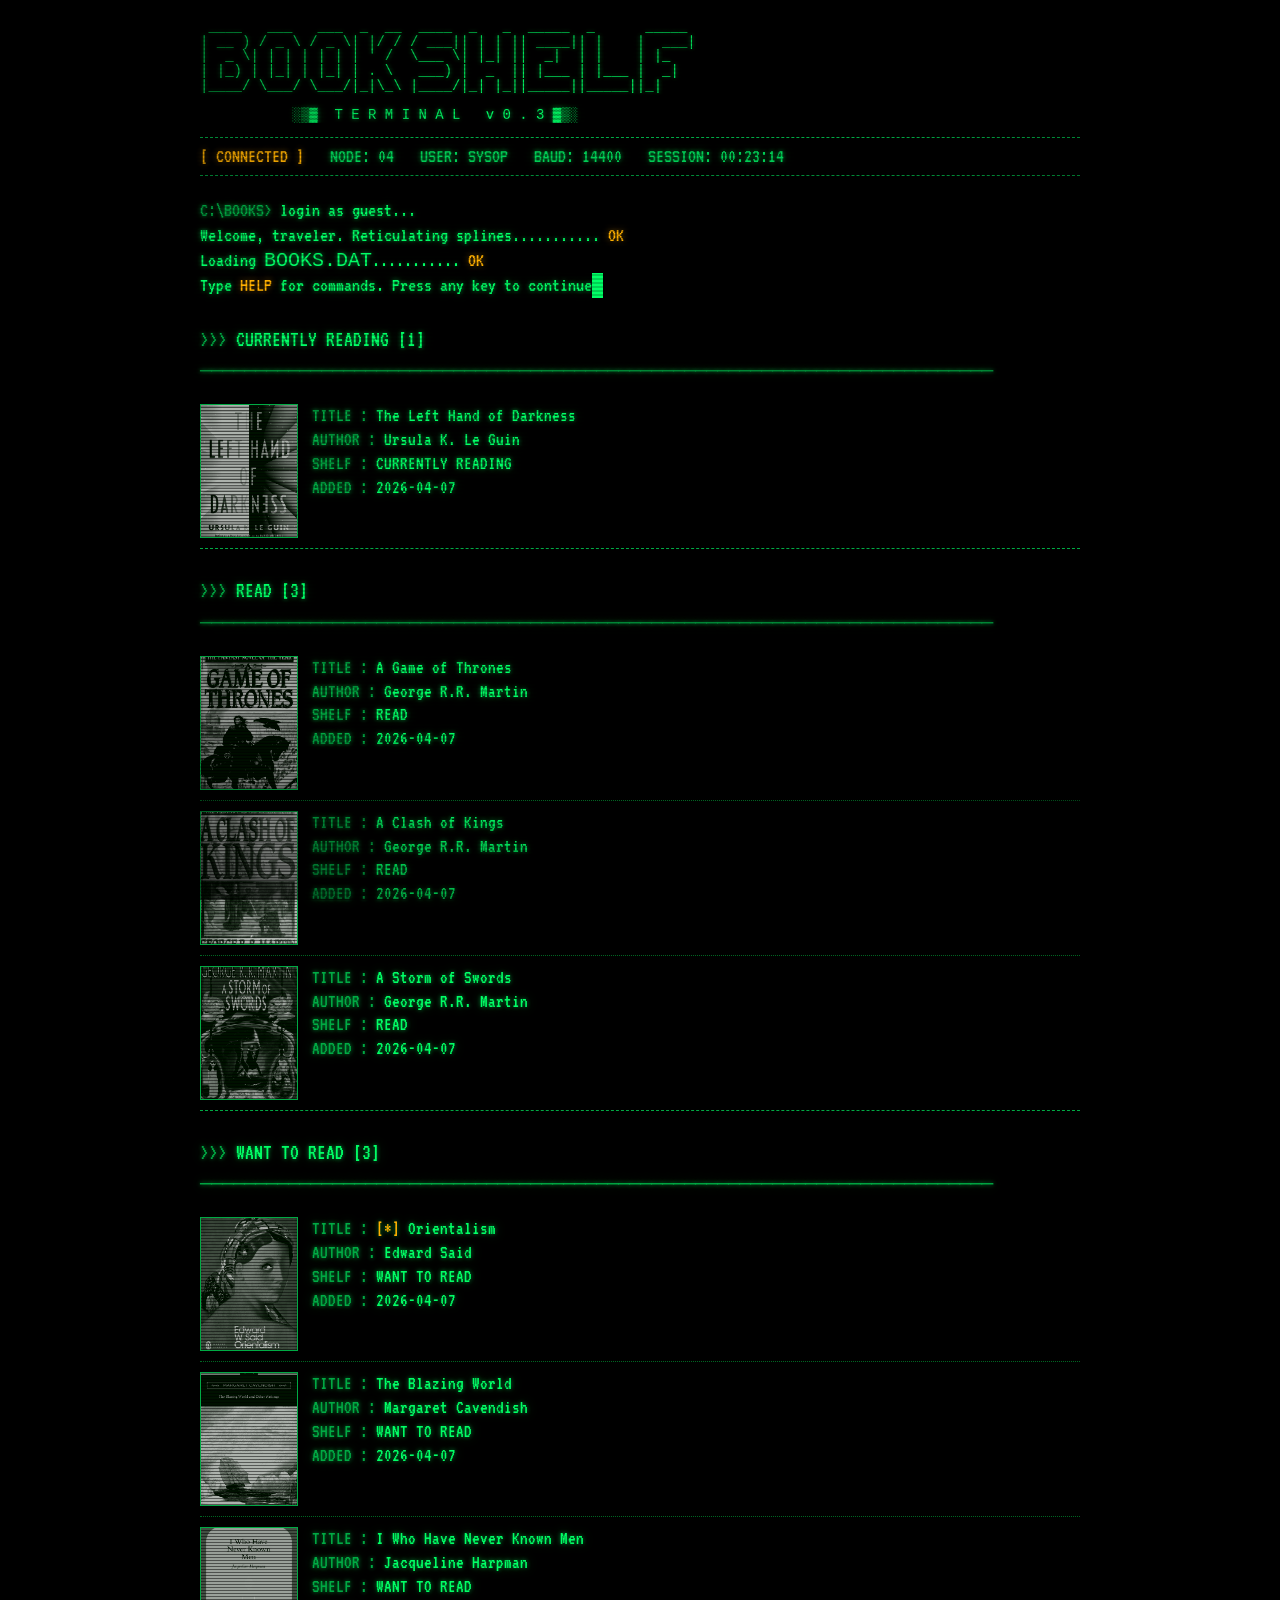
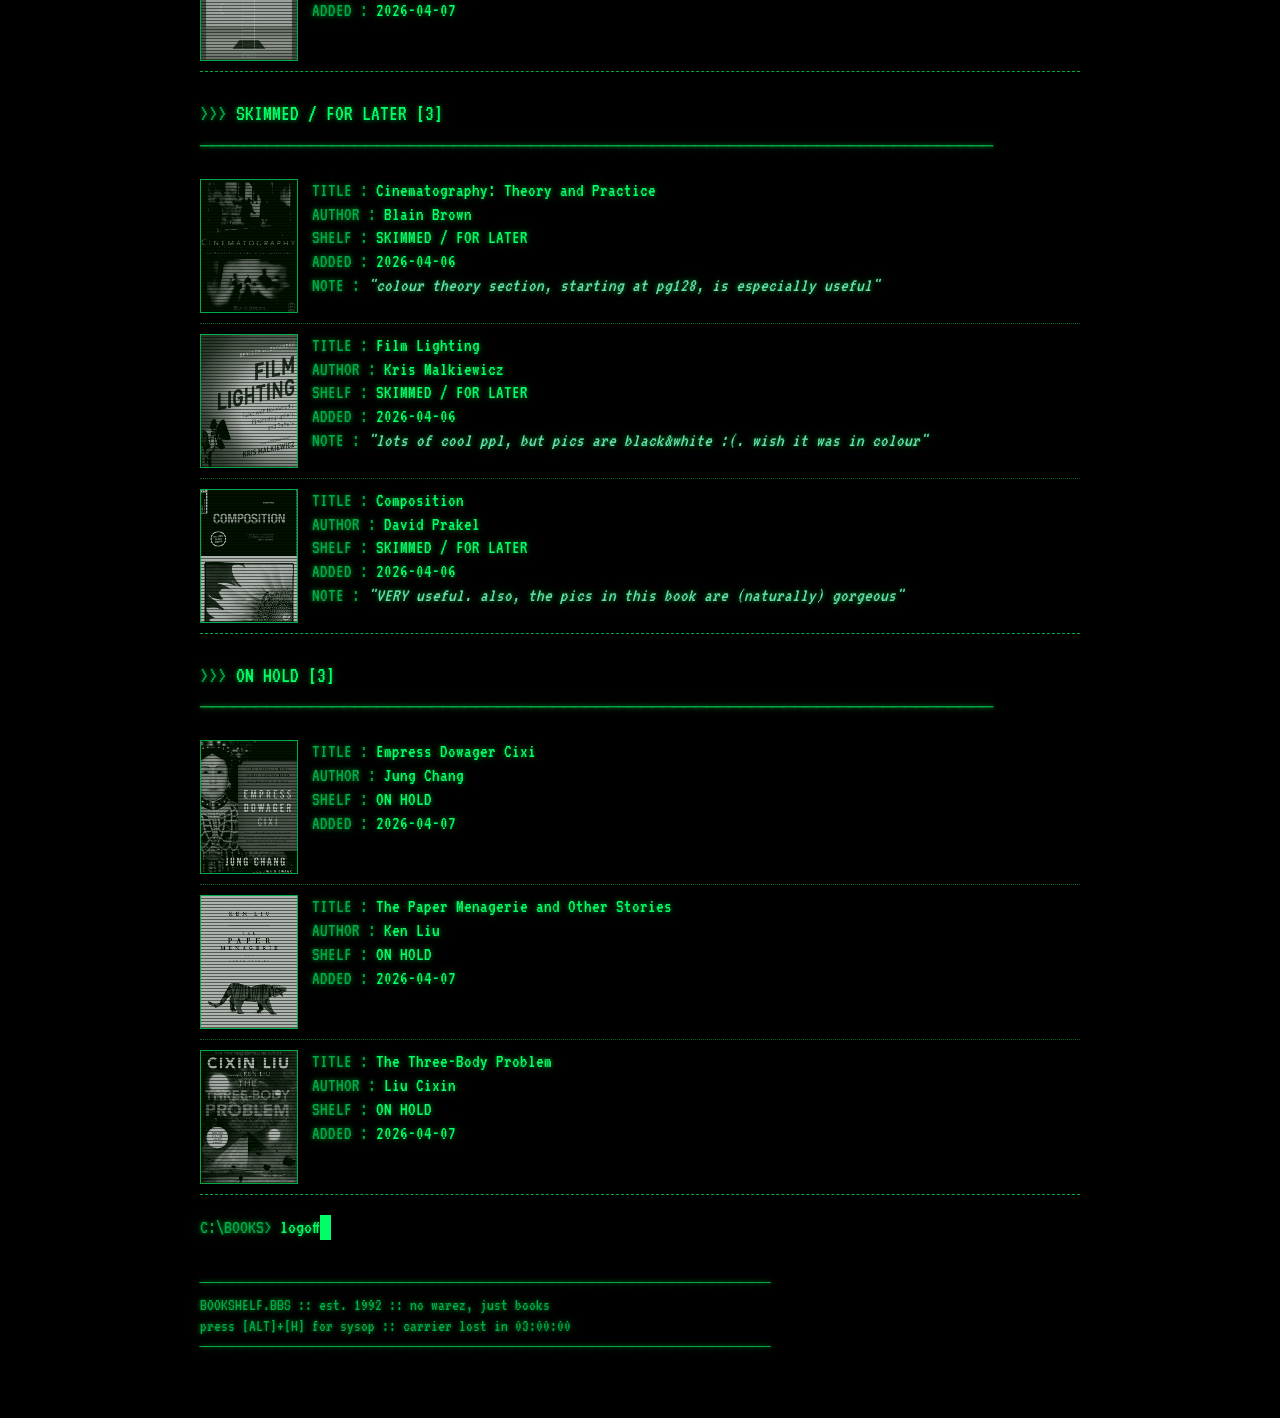
<file: sample2/index.html>
<!DOCTYPE html>
<html lang="en">
<head>
<meta charset="UTF-8">
<title>BOOKSHELF.BBS :: connected @ 14400 baud</title>
<style>
  /* ░▒▓ BBS / Terminal vibes ▓▒░ */
  @import url('https://fonts.googleapis.com/css2?family=VT323&family=IBM+Plex+Mono:wght@400;700&display=swap');

  html, body {
    margin: 0;
    padding: 0;
    background: #000;
    color: #00ff66;
    font-family: 'VT323', 'IBM Plex Mono', 'Courier New', monospace;
    font-size: 20px;
    line-height: 1.25;
    min-height: 100vh;
  }

  /* CRT scanlines + flicker */
  body::before {
    content: "";
    position: fixed; inset: 0;
    pointer-events: none;
    background: repeating-linear-gradient(
      to bottom,
      rgba(0,0,0,0) 0 2px,
      rgba(0,0,0,0.18) 2px 4px
    );
    z-index: 9999;
  }
  body::after {
    content: "";
    position: fixed; inset: 0;
    pointer-events: none;
    background: radial-gradient(ellipse at center, transparent 55%, rgba(0,0,0,0.7) 100%);
    z-index: 9998;
  }

  .crt {
    max-width: 880px;
    margin: 0 auto;
    padding: 20px 28px 60px;
    text-shadow: 0 0 4px rgba(0,255,102,0.55), 0 0 12px rgba(0,255,102,0.25);
    animation: flicker 6s infinite;
  }
  @keyframes flicker {
    0%,100% { opacity: 1; }
    97% { opacity: 0.96; }
    97.5% { opacity: 0.85; }
    98% { opacity: 1; }
  }

  pre.banner {
    color: #00ff66;
    font-size: 14px;
    line-height: 1.05;
    margin: 0;
    white-space: pre;
    overflow-x: auto;
  }

  .meta {
    border-top: 1px dashed #00aa44;
    border-bottom: 1px dashed #00aa44;
    margin: 14px 0 22px;
    padding: 6px 0;
    color: #00cc55;
  }
  .meta span { margin-right: 18px; }
  .amber { color: #ffb000; text-shadow: 0 0 6px rgba(255,176,0,0.5); }

  .prompt::before {
    content: "C:\\BOOKS> ";
    color: #00aa44;
  }

  h2.shelf-head {
    margin: 28px 0 6px;
    font-size: 22px;
    color: #00ff66;
    font-weight: normal;
  }
  h2.shelf-head::before { content: ">>> "; color: #00aa44; }

  .shelf-rule {
    color: #00aa44;
    margin: 0 0 10px;
    letter-spacing: -1px;
  }

  .row {
    display: grid;
    grid-template-columns: 96px 1fr;
    gap: 16px;
    padding: 10px 0;
    border-bottom: 1px dotted #006622;
  }
  .row:last-child { border-bottom: 1px dashed #00aa44; }

  .ascii-cover {
    width: 96px;
    height: 132px;
    background: #001100;
    border: 1px solid #00aa44;
    overflow: hidden;
    position: relative;
  }
  .ascii-cover img {
    width: 100%; height: 100%;
    object-fit: cover;
    filter: grayscale(1) contrast(1.4) brightness(0.9);
    mix-blend-mode: screen;
    opacity: 0.75;
  }
  .ascii-cover::after {
    content: "";
    position: absolute; inset: 0;
    background: repeating-linear-gradient(to bottom, transparent 0 2px, rgba(0,0,0,0.5) 2px 3px);
    pointer-events: none;
  }

  .info { font-size: 19px; }
  .field { color: #00aa44; }
  .val   { color: #00ff66; }
  .star  { color: #ffb000; }
  .quote { color: #66ddaa; font-style: italic; }

  .cursor {
    display: inline-block;
    width: 0.55em;
    background: #00ff66;
    color: #000;
    animation: caret 1.05s steps(1) infinite;
  }
  @keyframes caret { 50% { background: transparent; color: #00ff66; } }

  a, a:visited { color: #00ff66; }

  .footer {
    margin-top: 32px;
    color: #00aa44;
    font-size: 17px;
  }
</style>
</head>
<body>

<div class="crt">

<pre class="banner">
 ____   ___   ___  _  __  ____  _   _  _____  _      _____
| __ ) / _ \ / _ \| |/ / / ___|| | | || ____|| |    |  ___|
|  _ \| | | | | | | ' /  \___ \| |_| ||  _|  | |    | |_
| |_) | |_| | |_| | . \   ___) |  _  || |___ | |___ |  _|
|____/ \___/ \___/|_|\_\ |____/|_| |_||_____||_____||_|

           ░▒▓  T E R M I N A L   v 0 . 3 ▓▒░
</pre>

<div class="meta">
  <span class="amber">[ CONNECTED ]</span>
  <span>NODE: 04</span>
  <span>USER: SYSOP</span>
  <span>BAUD: 14400</span>
  <span>SESSION: 00:23:14</span>
</div>

<p class="prompt">login as guest...<br>
Welcome, traveler. Reticulating splines........... <span class="amber">OK</span><br>
Loading <code>BOOKS.DAT</code>........... <span class="amber">OK</span><br>
Type <span class="amber">HELP</span> for commands. Press any key to continue<span class="cursor">&nbsp;</span></p>

<div id="shelves"></div>

<p class="prompt">logoff<span class="cursor">&nbsp;</span></p>

<div class="footer">
  ─────────────────────────────────────────────────────────<br>
  BOOKSHELF.BBS  ::  est. 1992  ::  no warez, just books<br>
  press [ALT]+[H] for sysop  ::  carrier lost in 03:00:00<br>
  ─────────────────────────────────────────────────────────
</div>

</div>

<script>
const SHELVES = [
  { id: 'currently-reading', label: 'CURRENTLY READING' },
  { id: 'read', label: 'READ' },
  { id: 'want-to-read', label: 'WANT TO READ' },
  { id: 'marinating', label: 'SKIMMED / FOR LATER' },
  { id: 'on-hold', label: 'ON HOLD' },
];

function esc(s) { const d = document.createElement('div'); d.textContent = s ?? ''; return d.innerHTML; }
function rule(n=64) { return '─'.repeat(n); }

fetch('../books.json').then(r => r.json()).then(books => {
  const root = document.getElementById('shelves');
  SHELVES.forEach(shelf => {
    const items = books.filter(b => b.shelf === shelf.id).slice(0, 3);
    if (!items.length) return;
    const block = document.createElement('div');
    block.innerHTML = `
      <h2 class="shelf-head">${esc(shelf.label)}  [${items.length}]</h2>
      <pre class="shelf-rule">${rule(72)}</pre>
      ${items.map(b => `
        <div class="row">
          <div class="ascii-cover"><img src="../${esc(b.cover)}" alt=""></div>
          <div class="info">
            <div><span class="field">TITLE   :</span> <span class="val">${b.starred ? '<span class="star">[*]</span> ' : ''}${esc(b.title)}</span></div>
            <div><span class="field">AUTHOR  :</span> <span class="val">${esc(b.author)}</span></div>
            <div><span class="field">SHELF   :</span> <span class="val">${esc(shelf.label)}</span></div>
            <div><span class="field">ADDED   :</span> <span class="val">${esc(b.dateAdded || 'unknown')}</span></div>
            ${b.comment ? `<div><span class="field">NOTE    :</span> <span class="quote">"${esc(b.comment)}"</span></div>` : ''}
          </div>
        </div>`).join('')}
    `;
    root.appendChild(block);
  });
});
</script>
</body>
</html>
</file>
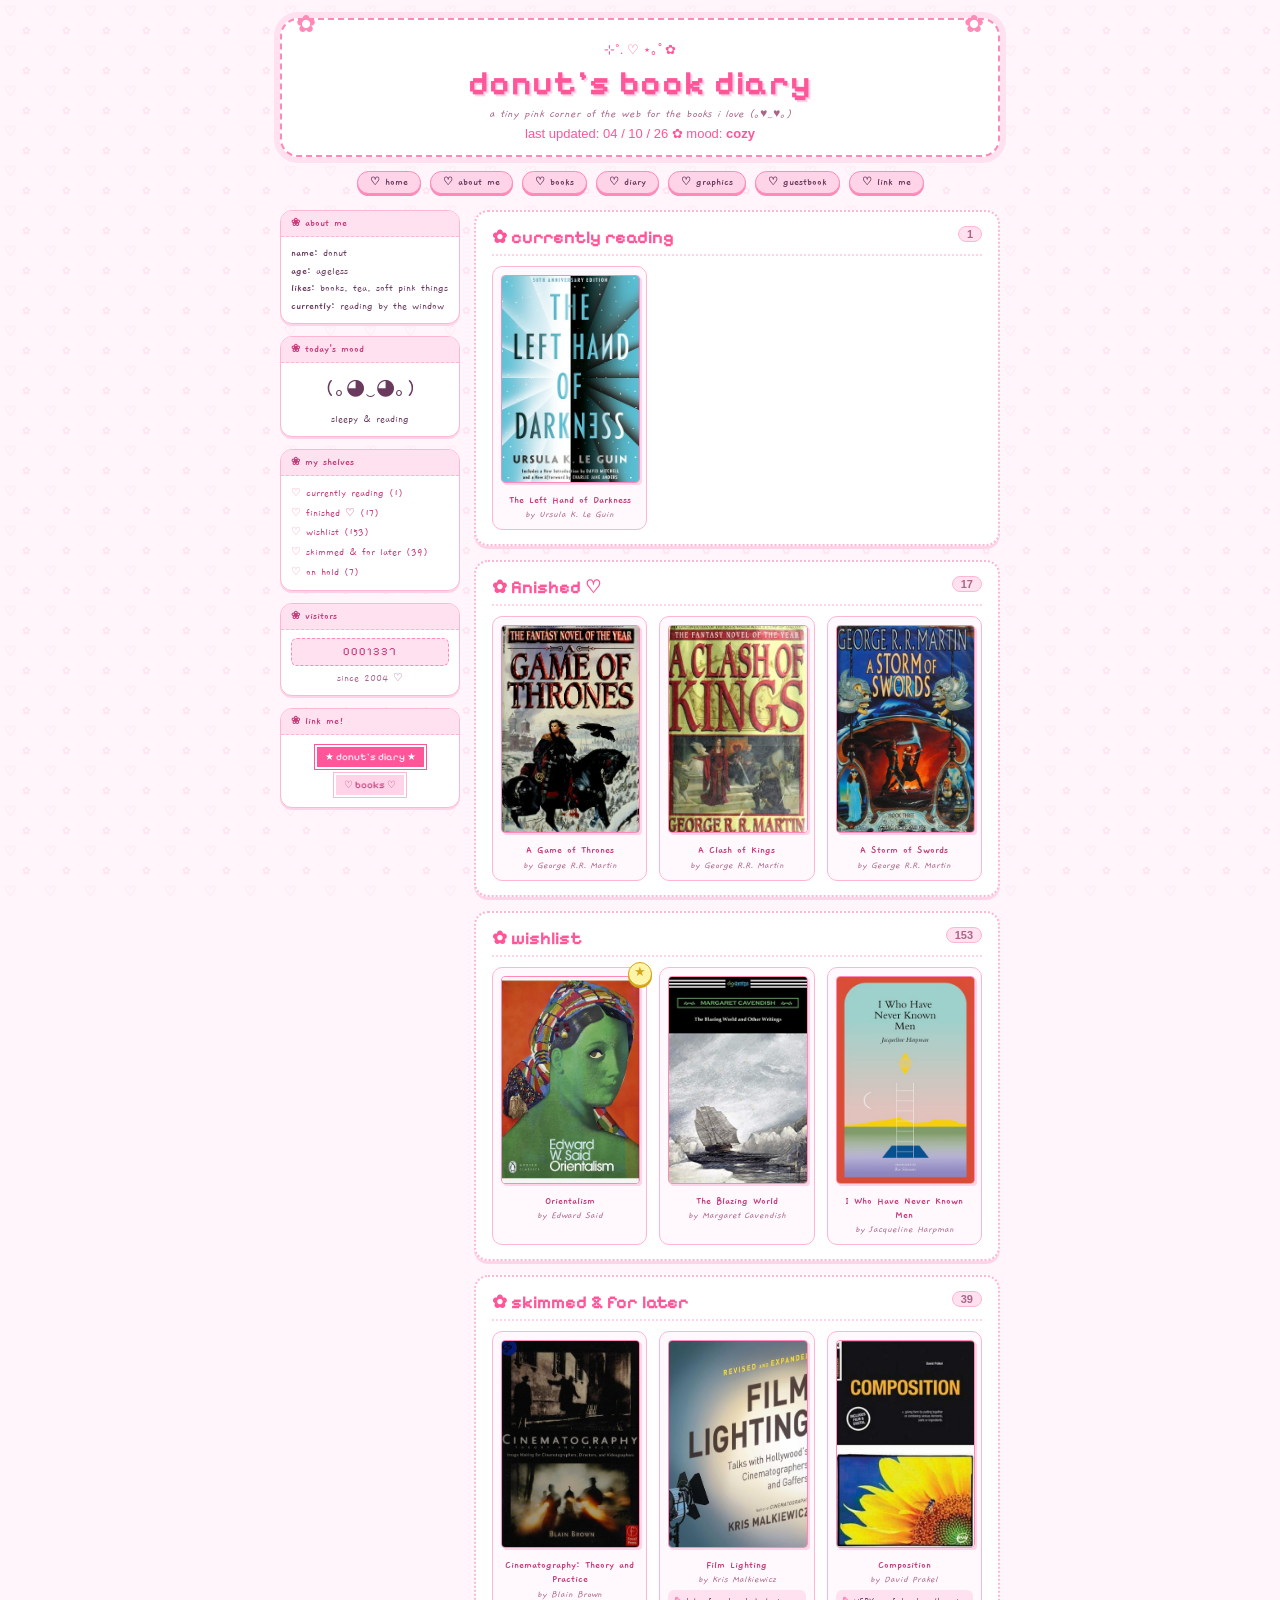
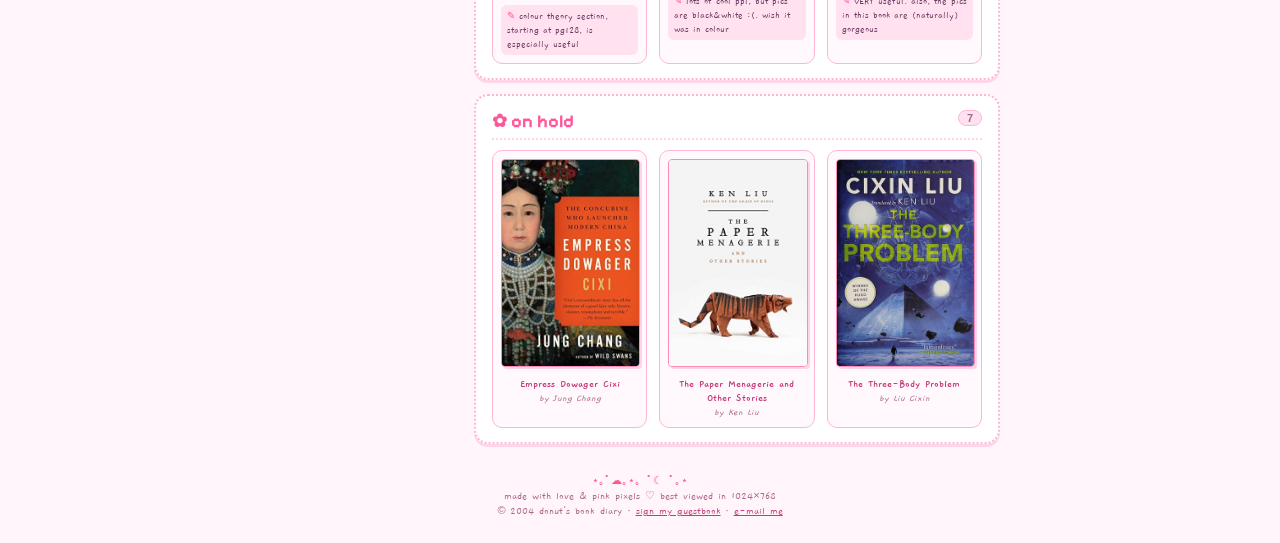
<file: sample3/index.html>
<!DOCTYPE html>
<html lang="en">
<head>
<meta charset="UTF-8">
<title>♡ donut's book diary ♡ ✿ welcome ✿</title>
<link href="https://fonts.googleapis.com/css2?family=Gaegu:wght@400;700&family=Pixelify+Sans&display=swap" rel="stylesheet">
<style>
  /* ✿ kawaii blog era ~ circa 2004 ✿ */

  body {
    margin: 0;
    font-family: 'Tahoma', 'Gaegu', sans-serif;
    font-size: 12px;
    color: #6a3a5e;
    background:
      url("data:image/svg+xml;utf8,<svg xmlns='http://www.w3.org/2000/svg' width='40' height='40'><text x='4' y='16' font-size='14' fill='%23ffd4e8'>♡</text><text x='22' y='34' font-size='10' fill='%23ffe1f0'>✿</text></svg>") repeat,
      #fff5fa;
    background-attachment: fixed;
  }

  /* center column */
  .page {
    max-width: 720px;
    margin: 18px auto;
    padding: 0;
  }

  /* header banner */
  .banner {
    border: 2px dashed #ff8ab8;
    background: #fff;
    border-radius: 18px;
    padding: 18px 22px 14px;
    text-align: center;
    box-shadow: 0 0 0 6px #ffe1f0, 0 4px 0 #ffb6d3;
    position: relative;
  }
  .banner::before, .banner::after {
    content: "✿";
    position: absolute;
    top: -10px;
    font-size: 24px;
    color: #ff8ab8;
  }
  .banner::before { left: 14px; }
  .banner::after  { right: 14px; }

  h1 {
    font-family: 'Pixelify Sans', 'Tahoma', sans-serif;
    font-size: 34px;
    margin: 4px 0 2px;
    color: #ff5599;
    text-shadow: 2px 2px 0 #ffd4e8, 3px 3px 0 #fff;
    letter-spacing: 1px;
  }
  .banner .sub {
    font-size: 12px;
    color: #aa6688;
    font-style: italic;
  }
  .kaomoji {
    font-family: 'Tahoma', sans-serif;
    color: #ff5599;
    font-size: 13px;
    margin-top: 4px;
  }

  /* nav pills */
  .nav {
    text-align: center;
    margin: 12px 0;
  }
  .nav a {
    display: inline-block;
    background: #ffd4e8;
    color: #6a3a5e;
    text-decoration: none;
    border: 1px solid #ff8ab8;
    border-radius: 999px;
    padding: 3px 12px;
    margin: 2px;
    font-size: 11px;
    font-weight: bold;
    box-shadow: 0 2px 0 #ff8ab8;
  }
  .nav a:hover {
    background: #fff;
    color: #ff5599;
  }
  .nav a::before { content: "♡ "; }

  /* two-col layout */
  .layout {
    display: grid;
    grid-template-columns: 180px 1fr;
    gap: 14px;
    margin-top: 14px;
  }

  /* sidebar */
  .side .card {
    background: #fff;
    border: 1px solid #ffb6d3;
    border-radius: 12px;
    margin-bottom: 12px;
    overflow: hidden;
    box-shadow: 0 2px 0 #ffd4e8;
  }
  .side .card-title {
    background: #ffe1f0;
    color: #c43c7a;
    font-weight: bold;
    padding: 5px 10px;
    font-size: 11px;
    border-bottom: 1px dashed #ffb6d3;
  }
  .side .card-title::before { content: "❀ "; }
  .side .card-body {
    padding: 8px 10px;
    font-size: 11px;
    line-height: 1.6;
  }
  .side .card-body a {
    color: #c43c7a;
    text-decoration: none;
    display: block;
    padding: 1px 0;
  }
  .side .card-body a::before { content: "♡ "; color: #ff8ab8; }
  .side .card-body a:hover { color: #ff5599; text-decoration: underline; }

  .mood {
    text-align: center;
    font-size: 11px;
  }
  .mood-face { font-size: 22px; display: block; margin-bottom: 4px; }

  .visitors {
    text-align: center;
    font-family: 'Pixelify Sans', monospace;
    background: #ffe1f0;
    color: #c43c7a;
    border: 1px dashed #ff8ab8;
    border-radius: 6px;
    padding: 4px;
    letter-spacing: 2px;
  }

  /* main shelves */
  .main { min-width: 0; }

  .shelf {
    background: #fff;
    border: 2px dotted #ffb6d3;
    border-radius: 14px;
    padding: 14px 16px;
    margin-bottom: 14px;
    box-shadow: 0 3px 0 #ffd4e8;
    position: relative;
  }
  .shelf-title {
    font-family: 'Pixelify Sans', Tahoma, sans-serif;
    font-size: 18px;
    color: #ff5599;
    margin: 0 0 10px;
    padding-bottom: 6px;
    border-bottom: 2px dotted #ffd4e8;
  }
  .shelf-title::before { content: "✿ "; }
  .shelf-title .count {
    float: right;
    font-family: Tahoma, sans-serif;
    font-size: 11px;
    color: #aa6688;
    background: #ffe1f0;
    border-radius: 999px;
    padding: 1px 8px;
    border: 1px solid #ffb6d3;
  }

  .books {
    display: grid;
    grid-template-columns: repeat(3, 1fr);
    gap: 12px;
  }

  .book {
    background: #fff8fc;
    border: 1px solid #ffb6d3;
    border-radius: 10px;
    padding: 8px;
    text-align: center;
    transition: transform .15s ease, box-shadow .15s ease;
    position: relative;
  }
  .book:hover {
    transform: translateY(-3px) rotate(-1deg);
    box-shadow: 0 4px 0 #ffd4e8;
    background: #fff;
  }
  .book img {
    width: 100%;
    aspect-ratio: 2/3;
    object-fit: cover;
    border-radius: 4px;
    border: 1px solid #ff8ab8;
    box-shadow: 2px 2px 0 #ffd4e8;
  }
  .book .t {
    font-weight: bold;
    color: #c43c7a;
    margin-top: 6px;
    font-size: 11px;
    line-height: 1.3;
  }
  .book .a {
    font-style: italic;
    color: #aa6688;
    font-size: 10px;
  }
  .book .c {
    font-size: 10px;
    color: #6a3a5e;
    margin-top: 4px;
    background: #ffe1f0;
    border-radius: 6px;
    padding: 4px 6px;
    text-align: left;
    line-height: 1.4;
  }
  .book .c::before { content: "✎ "; color: #ff5599; }
  .star {
    position: absolute;
    top: -6px;
    right: -6px;
    background: #fff5a8;
    color: #d4a418;
    border: 1px solid #d4a418;
    border-radius: 50%;
    width: 22px; height: 22px;
    line-height: 20px;
    font-size: 13px;
    box-shadow: 0 2px 0 #d4a418;
  }

  /* footer */
  .footer {
    text-align: center;
    margin: 16px 0 24px;
    font-size: 11px;
    color: #aa6688;
  }
  .footer .sparkle { color: #ff5599; }
  .footer a { color: #c43c7a; }

  .blinkie {
    display: inline-block;
    background: #ff5599;
    color: #fff;
    font-family: 'Pixelify Sans', monospace;
    font-size: 10px;
    padding: 2px 8px;
    border: 2px solid #fff;
    outline: 1px solid #ff5599;
    margin: 2px;
  }
  .blinkie.alt { background: #ffd4e8; color: #c43c7a; outline-color: #ffb6d3; }

  @keyframes wiggle {
    0%,100% { transform: rotate(-2deg); }
    50%     { transform: rotate(2deg); }
  }
  .wiggle { display: inline-block; animation: wiggle 1.6s ease-in-out infinite; }
</style>
</head>
<body>

<div class="page">

  <div class="banner">
    <div class="kaomoji wiggle">⊹˚. ♡ ⋆｡ﾟ✿</div>
    <h1>donut's book diary</h1>
    <div class="sub">a tiny pink corner of the web for the books i love (｡♥‿♥｡)</div>
    <div class="kaomoji">last updated: 04 / 10 / 26  ✿  mood: <b>cozy</b></div>
  </div>

  <div class="nav">
    <a href="#">home</a>
    <a href="#">about me</a>
    <a href="#">books</a>
    <a href="#">diary</a>
    <a href="#">graphics</a>
    <a href="#">guestbook</a>
    <a href="#">link me</a>
  </div>

  <div class="layout">

    <aside class="side">
      <div class="card">
        <div class="card-title">about me</div>
        <div class="card-body">
          <b>name:</b> donut<br>
          <b>age:</b> ageless<br>
          <b>likes:</b> books, tea, soft pink things<br>
          <b>currently:</b> reading by the window
        </div>
      </div>

      <div class="card">
        <div class="card-title">today's mood</div>
        <div class="card-body mood">
          <span class="mood-face">(｡◕‿◕｡)</span>
          sleepy &amp; reading
        </div>
      </div>

      <div class="card">
        <div class="card-title">my shelves</div>
        <div class="card-body" id="sidebar-shelves"></div>
      </div>

      <div class="card">
        <div class="card-title">visitors</div>
        <div class="card-body">
          <div class="visitors">0001337</div>
          <div style="text-align:center;margin-top:4px;color:#aa6688;">since 2004 ♡</div>
        </div>
      </div>

      <div class="card">
        <div class="card-title">link me!</div>
        <div class="card-body" style="text-align:center;">
          <span class="blinkie">★ donut's diary ★</span>
          <span class="blinkie alt">♡ books ♡</span>
        </div>
      </div>
    </aside>

    <main class="main" id="shelves"></main>

  </div>

  <div class="footer">
    <span class="sparkle">⋆｡ﾟ☁︎｡⋆｡ ﾟ☾ ﾟ｡⋆</span><br>
    made with love &amp; pink pixels ♡ best viewed in 1024×768<br>
    © 2004 donut's book diary · <a href="#">sign my guestbook</a> · <a href="mailto:donut@hotmail.com">e-mail me</a>
  </div>
</div>

<script>
const SHELVES = [
  { id: 'currently-reading', label: 'currently reading' },
  { id: 'read', label: 'finished ♡' },
  { id: 'want-to-read', label: 'wishlist' },
  { id: 'marinating', label: 'skimmed & for later' },
  { id: 'on-hold', label: 'on hold' },
];

function esc(s) { const d = document.createElement('div'); d.textContent = s ?? ''; return d.innerHTML; }

fetch('../books.json').then(r => r.json()).then(books => {
  const root = document.getElementById('shelves');
  const sidebar = document.getElementById('sidebar-shelves');

  SHELVES.forEach(shelf => {
    const all = books.filter(b => b.shelf === shelf.id);
    const items = all.slice(0, 3);
    if (!all.length) return;

    sidebar.innerHTML += `<a href="#${shelf.id}">${esc(shelf.label)} (${all.length})</a>`;

    const sec = document.createElement('section');
    sec.className = 'shelf';
    sec.id = shelf.id;
    sec.innerHTML = `
      <h2 class="shelf-title">${esc(shelf.label)} <span class="count">${all.length}</span></h2>
      <div class="books">
        ${items.map(b => `
          <div class="book">
            ${b.starred ? '<div class="star">★</div>' : ''}
            <img src="../${esc(b.cover)}" alt="${esc(b.title)}" loading="lazy">
            <div class="t">${esc(b.title)}</div>
            <div class="a">by ${esc(b.author)}</div>
            ${b.comment ? `<div class="c">${esc(b.comment)}</div>` : ''}
          </div>`).join('')}
      </div>
    `;
    root.appendChild(sec);
  });
});
</script>
</body>
</html>
</file>
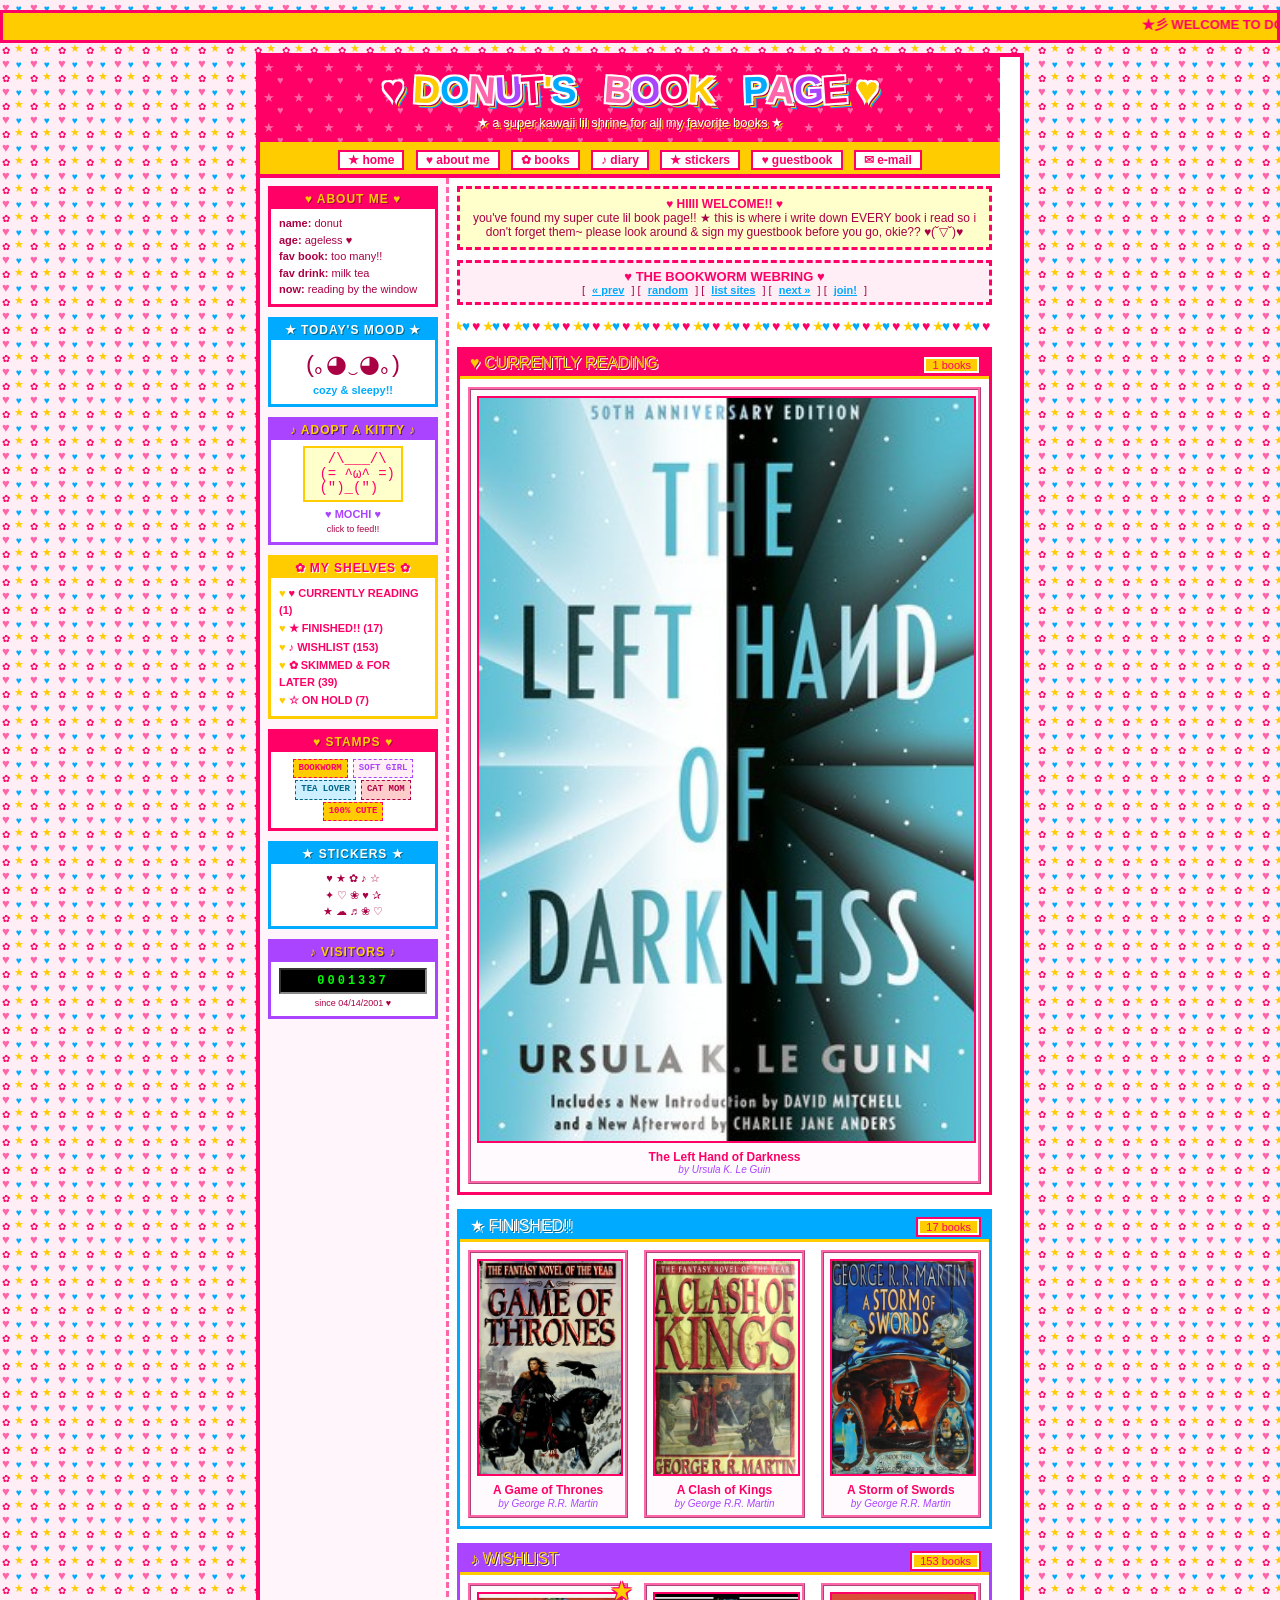
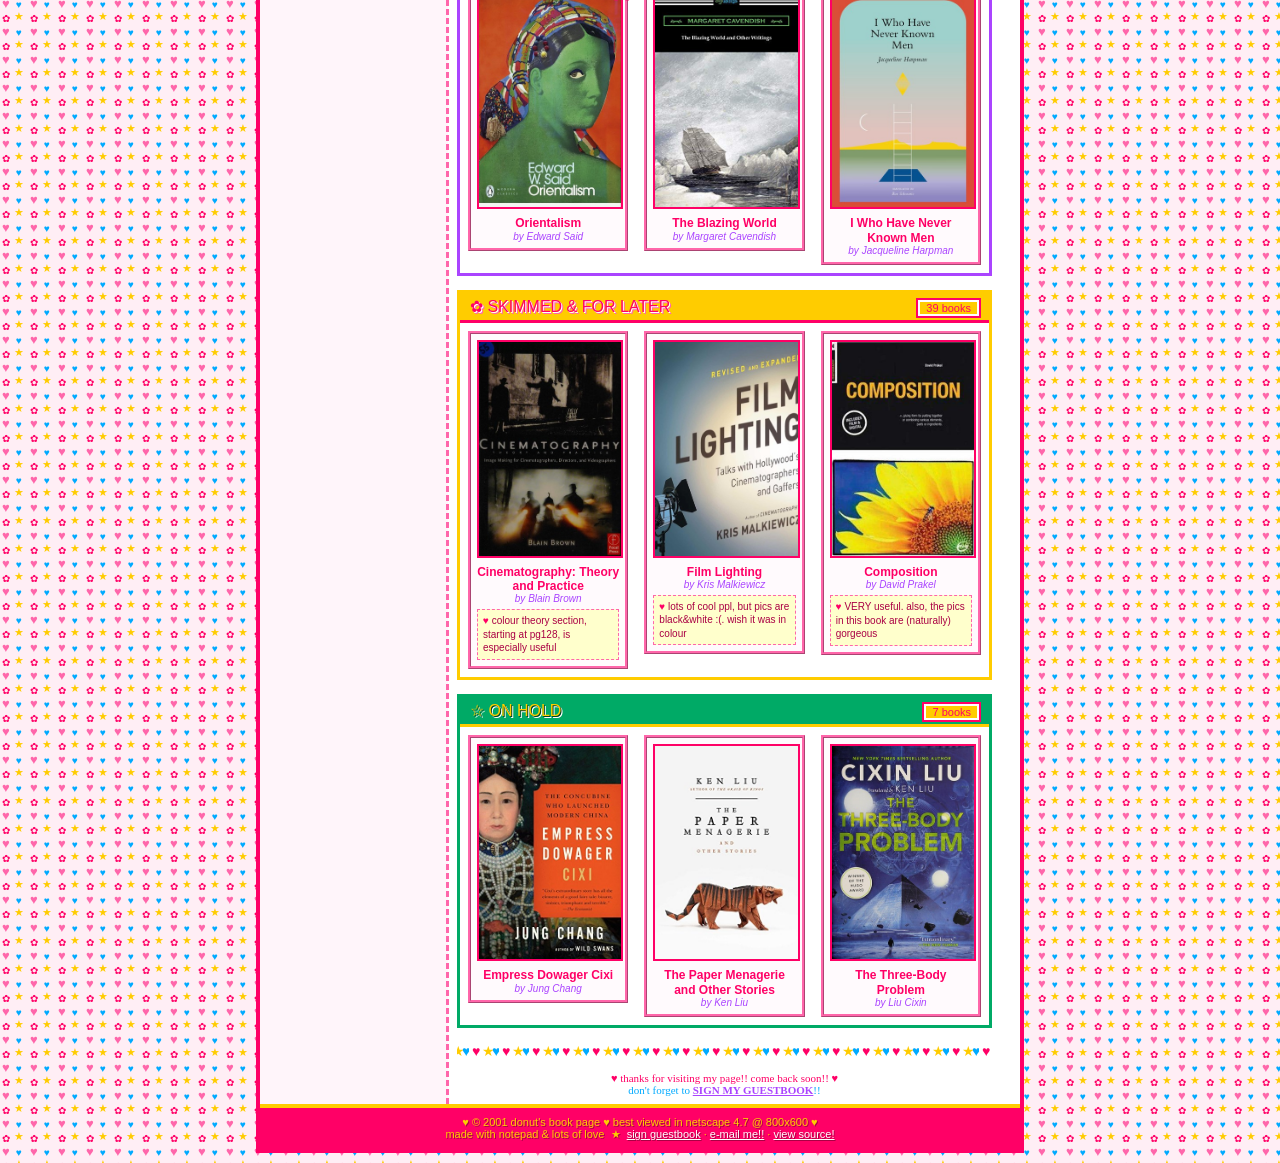
<file: sample4/index.html>
<!DOCTYPE html>
<html lang="en">
<head>
<meta charset="UTF-8">
<title>★彡 DONUT'S SUPER CUTE BOOK PAGE!! 彡★</title>
<style>
  /* ✿ AUTHENTIC 2001 SANRIO FANPAGE ENERGY ✿ */
  /* no web fonts. system fonts only. centered. tables. */

  body {
    margin: 0;
    padding: 10px 0;
    font-family: "Comic Sans MS", "Marker Felt", Tahoma, sans-serif;
    font-size: 11px;
    color: #aa0044;
    text-align: center;
    background:
      url("data:image/svg+xml;utf8,<svg xmlns='http://www.w3.org/2000/svg' width='28' height='28'><text x='2' y='12' font-size='13' fill='%23ff66aa'>♥</text><text x='14' y='24' font-size='11' fill='%23ffcc00'>★</text><text x='2' y='26' font-size='10' fill='%23ff0066'>✿</text><text x='16' y='12' font-size='10' fill='%2300aaff'>♥</text></svg>") repeat,
      #ffeef5;
    cursor: url("data:image/svg+xml;utf8,<svg xmlns='http://www.w3.org/2000/svg' width='16' height='16'><text y='14' font-size='14'>♥</text></svg>") 4 4, auto;
  }

  /* MARQUEE BAR */
  .topmarquee {
    background: #ffcc00;
    color: #ff0066;
    border: 3px solid #ff0066;
    font-family: "Comic Sans MS", sans-serif;
    font-weight: bold;
    font-size: 13px;
    padding: 3px 0;
    margin-bottom: 10px;
  }

  /* outermost shell */
  table.shell {
    margin: 0 auto;
    border: 4px solid #ff0066;
    border-collapse: separate;
    background: #fff;
    border-spacing: 0;
  }
  table.shell > tbody > tr > td { padding: 0; vertical-align: top; }

  /* Header band */
  .head {
    width: 740px;
    background: #ff0066;
    border-bottom: 4px solid #ffcc00;
    padding: 10px 0 12px;
    text-align: center;
    background-image:
      url("data:image/svg+xml;utf8,<svg xmlns='http://www.w3.org/2000/svg' width='30' height='30'><text x='3' y='15' font-size='13' fill='%23ffffff' opacity='0.4'>★</text><text x='17' y='27' font-size='11' fill='%23ffffff' opacity='0.4'>♥</text></svg>");
  }

  /* WORDART title via per-letter spans */
  .title {
    font-family: "Comic Sans MS", "Marker Felt", sans-serif;
    font-size: 38px;
    font-weight: bold;
    line-height: 1;
    margin: 4px 0;
    letter-spacing: -1px;
  }
  .title span {
    display: inline-block;
    text-shadow:
      -2px -2px 0 #fff,
       2px -2px 0 #fff,
      -2px  2px 0 #fff,
       2px  2px 0 #fff,
       3px  3px 0 #aa0044,
       4px  4px 0 #ffcc00,
       5px  5px 0 #00aaff;
  }
  .title .c1 { color: #ff0066; transform: rotate(-4deg); }
  .title .c2 { color: #ffcc00; transform: rotate( 3deg); }
  .title .c3 { color: #00aaff; transform: rotate(-2deg); }
  .title .c4 { color: #ff66aa; transform: rotate( 4deg); }
  .title .c5 { color: #aa44ff; transform: rotate(-3deg); }

  .head .sub {
    color: #fff;
    font-family: "Comic Sans MS", sans-serif;
    font-size: 13px;
    text-shadow: 1px 1px 0 #aa0044, 2px 2px 0 #ffcc00;
    margin-top: 6px;
  }

  /* nav strip */
  .navbar {
    width: 740px;
    background: #ffcc00;
    border-bottom: 4px solid #ff0066;
    padding: 4px 0;
    font-family: "Comic Sans MS", sans-serif;
    font-size: 12px;
    font-weight: bold;
  }
  .navbar a {
    color: #ff0066;
    text-decoration: none;
    margin: 0 4px;
    background: #fff;
    border: 2px solid #ff0066;
    padding: 1px 8px;
    display: inline-block;
  }
  .navbar a:hover { background: #ff0066; color: #ffcc00; }

  /* layout */
  .layout {
    width: 740px;
    background: #fff;
  }
  table.cols {
    width: 100%;
    border-collapse: collapse;
  }
  table.cols > tbody > tr > td { vertical-align: top; padding: 8px; }
  td.side { width: 170px; background: #fff5fa; border-right: 3px dashed #ff66aa; }
  td.main { background: #fff; }

  /* sidebar widgets — clashing colors on purpose */
  .w {
    background: #fff;
    border: 3px solid #ff0066;
    margin-bottom: 10px;
    padding: 0;
  }
  .w h3 {
    margin: 0;
    background: #ff0066;
    color: #ffcc00;
    font-family: "Comic Sans MS", sans-serif;
    font-size: 12px;
    text-shadow: 1px 1px 0 #aa0044;
    padding: 3px 6px;
    text-align: center;
    letter-spacing: 1px;
  }
  .w .b {
    padding: 6px 8px;
    font-size: 11px;
    color: #aa0044;
    line-height: 1.5;
    font-family: "Comic Sans MS", sans-serif;
  }
  .w.alt { border-color: #00aaff; }
  .w.alt h3 { background: #00aaff; color: #fff; text-shadow: 1px 1px 0 #006688; }
  .w.alt2 { border-color: #aa44ff; }
  .w.alt2 h3 { background: #aa44ff; color: #ffcc00; text-shadow: 1px 1px 0 #4a1a7e; }
  .w.alt3 { border-color: #ffcc00; }
  .w.alt3 h3 { background: #ffcc00; color: #ff0066; text-shadow: 1px 1px 0 #fff; }

  .w .b a {
    color: #ff0066;
    text-decoration: none;
    font-weight: bold;
    display: block;
    padding: 1px 0;
  }
  .w .b a::before { content: "♥ "; color: #ffcc00; }
  .w .b a:hover { color: #00aaff; text-decoration: underline; }

  /* pet */
  .petart {
    font-family: "Courier New", monospace;
    font-size: 14px;
    line-height: 1.05;
    white-space: pre;
    color: #ff0066;
    background: #ffffcc;
    border: 2px solid #ffcc00;
    padding: 4px 6px;
    display: inline-block;
    text-align: left;
  }

  /* hit counter */
  .hits {
    font-family: "Courier New", monospace;
    background: #000;
    color: #00ff00;
    border: 2px inset #888;
    text-align: center;
    padding: 2px 4px;
    letter-spacing: 3px;
    font-weight: bold;
    font-size: 12px;
  }

  /* sticker collection */
  .stickers {
    font-size: 22px;
    line-height: 1.1;
    text-align: center;
    padding: 4px 0;
  }

  /* stamps */
  .stamp {
    display: inline-block;
    font-family: "Courier New", monospace;
    font-size: 9px;
    font-weight: bold;
    padding: 2px 5px;
    margin: 1px;
    border: 1px dashed currentColor;
    text-transform: uppercase;
  }
  .stamp.s1 { background: #ffcc00; color: #ff0066; }
  .stamp.s2 { background: #ffeef5; color: #aa44ff; }
  .stamp.s3 { background: #ccf0ff; color: #006688; }
  .stamp.s4 { background: #ffcccc; color: #aa0044; }

  /* welcome */
  .welcome {
    background: #ffffcc;
    border: 3px dashed #ff0066;
    padding: 8px 10px;
    color: #aa0044;
    font-size: 12px;
    margin-bottom: 10px;
    text-align: center;
  }
  .welcome b { color: #ff0066; }

  /* fancy hr */
  .fancyhr {
    height: 18px;
    margin: 12px 0;
    background: url("data:image/svg+xml;utf8,<svg xmlns='http://www.w3.org/2000/svg' width='30' height='18'><text x='2' y='14' font-size='14' fill='%23ff0066'>♥</text><text x='12' y='14' font-size='14' fill='%23ffcc00'>★</text><text x='22' y='14' font-size='14' fill='%2300aaff'>♥</text></svg>") repeat-x center;
  }

  /* shelves */
  .shelf {
    margin-bottom: 14px;
    background: #fff;
    border: 3px solid #ff0066;
  }
  .shelf-head {
    background: #ff0066;
    color: #ffcc00;
    text-shadow: 1px 1px 0 #aa0044, 2px 2px 0 #fff;
    font-family: "Comic Sans MS", sans-serif;
    font-size: 16px;
    padding: 4px 10px;
    border-bottom: 3px solid #ffcc00;
    text-align: left;
  }
  .shelf-head .count {
    float: right;
    background: #ffcc00;
    color: #ff0066;
    text-shadow: none;
    border: 2px solid #fff;
    outline: 2px solid #ff0066;
    padding: 0 6px;
    font-size: 11px;
    margin-top: 3px;
  }
  .shelf:nth-of-type(2) { border-color: #00aaff; }
  .shelf:nth-of-type(2) .shelf-head { background: #00aaff; border-bottom-color: #ffcc00; color: #fff; text-shadow: 1px 1px 0 #006688, 2px 2px 0 #fff; }
  .shelf:nth-of-type(3) { border-color: #aa44ff; }
  .shelf:nth-of-type(3) .shelf-head { background: #aa44ff; border-bottom-color: #ffcc00; color: #ffcc00; text-shadow: 1px 1px 0 #4a1a7e, 2px 2px 0 #fff; }
  .shelf:nth-of-type(4) { border-color: #ffcc00; }
  .shelf:nth-of-type(4) .shelf-head { background: #ffcc00; border-bottom-color: #ff0066; color: #ff0066; text-shadow: 1px 1px 0 #fff, 2px 2px 0 #ff66aa; }
  .shelf:nth-of-type(5) { border-color: #00aa66; }
  .shelf:nth-of-type(5) .shelf-head { background: #00aa66; border-bottom-color: #ffcc00; color: #ffcc00; text-shadow: 1px 1px 0 #004422, 2px 2px 0 #fff; }

  table.bookrow {
    width: 100%;
    border-collapse: collapse;
  }
  table.bookrow td {
    width: 33.33%;
    vertical-align: top;
    padding: 8px;
    text-align: center;
  }

  .bk {
    border: 3px ridge #ff66aa;
    background: #fffafd;
    padding: 6px;
    position: relative;
  }
  .bk img {
    width: 100%;
    aspect-ratio: 2/3;
    object-fit: cover;
    border: 2px solid #ff0066;
  }
  .bk .t {
    font-family: "Comic Sans MS", sans-serif;
    font-size: 12px;
    color: #ff0066;
    margin-top: 5px;
    font-weight: bold;
    line-height: 1.2;
  }
  .bk .a {
    font-family: "Comic Sans MS", sans-serif;
    font-style: italic;
    color: #aa44ff;
    font-size: 10px;
  }
  .bk .c {
    background: #ffffcc;
    border: 1px dashed #ff66aa;
    padding: 4px 5px;
    margin-top: 5px;
    font-size: 10px;
    color: #aa0044;
    text-align: left;
    font-family: "Comic Sans MS", sans-serif;
    line-height: 1.35;
  }
  .bk .c::before { content: "♥ "; color: #ff0066; }
  .bk .star {
    position: absolute;
    top: -10px; right: -8px;
    font-size: 26px;
    color: #ffcc00;
    text-shadow: 1px 1px 0 #ff0066, -1px -1px 0 #ff0066, 1px -1px 0 #ff0066, -1px 1px 0 #ff0066;
  }

  /* footer */
  .foot {
    width: 740px;
    background: #ff0066;
    border-top: 4px solid #ffcc00;
    color: #ffcc00;
    font-family: "Comic Sans MS", sans-serif;
    font-size: 11px;
    padding: 8px 10px;
    text-align: center;
    text-shadow: 1px 1px 0 #aa0044;
  }
  .foot a { color: #fff; }

  /* webring */
  .webring {
    background: #ffeef5;
    border: 3px dashed #ff0066;
    margin: 10px 0;
    padding: 6px;
    font-family: "Comic Sans MS", sans-serif;
    font-size: 11px;
    color: #aa0044;
  }
  .webring b { color: #ff0066; font-size: 13px; }
  .webring a {
    color: #00aaff;
    font-weight: bold;
    margin: 0 4px;
  }
</style>
</head>
<body>

<div class="topmarquee">
  <marquee scrollamount="6">★彡 WELCOME TO DONUT'S SUPER CUTE BOOK PAGE!! ♥ PLEASE SIGN MY GUESTBOOK!! ♥ BEST VIEWED IN 800x600 ♥ LAST UPDATED: 04/10/2001 ♥ DONT FORGET TO ADOPT A KITTY!! ♥ 彡★</marquee>
</div>

<table class="shell"><tbody>

<tr><td>
  <div class="head">
    <div class="title">
      <span class="c1">♥</span>
      <span class="c2">D</span><span class="c3">O</span><span class="c4">N</span><span class="c5">U</span><span class="c1">T</span><span class="c2">'</span><span class="c3">S</span>
      &nbsp;
      <span class="c4">B</span><span class="c5">O</span><span class="c1">O</span><span class="c2">K</span>
      &nbsp;
      <span class="c3">P</span><span class="c4">A</span><span class="c5">G</span><span class="c1">E</span>
      <span class="c2">♥</span>
    </div>
    <div class="sub">★ a super kawaii lil shrine for all my favorite books ★</div>
  </div>
</td></tr>

<tr><td>
  <div class="navbar">
    <a href="#">★ home</a>
    <a href="#">♥ about me</a>
    <a href="#">✿ books</a>
    <a href="#">♪ diary</a>
    <a href="#">★ stickers</a>
    <a href="#">♥ guestbook</a>
    <a href="#">✉ e-mail</a>
  </div>
</td></tr>

<tr><td>
<div class="layout">
<table class="cols"><tbody><tr>

  <td class="side">

    <div class="w">
      <h3>♥ ABOUT ME ♥</h3>
      <div class="b" style="text-align:left;">
        <b>name:</b> donut<br>
        <b>age:</b> ageless ♥<br>
        <b>fav book:</b> too many!!<br>
        <b>fav drink:</b> milk tea<br>
        <b>now:</b> reading by the window
      </div>
    </div>

    <div class="w alt">
      <h3>★ TODAY'S MOOD ★</h3>
      <div class="b" style="text-align:center;">
        <div style="font-size:24px;">(｡◕‿◕｡)</div>
        <b style="color:#00aaff;">cozy &amp; sleepy!!</b>
      </div>
    </div>

    <div class="w alt2">
      <h3>♪ ADOPT A KITTY ♪</h3>
      <div class="b" style="text-align:center;">
<div class="petart">  /\___/\
 (= ^ω^ =)
 (")_(")</div>
        <div style="margin-top:4px;color:#aa44ff;font-weight:bold;">♥ MOCHI ♥</div>
        <div style="font-size:9px;">click to feed!!</div>
      </div>
    </div>

    <div class="w alt3">
      <h3>✿ MY SHELVES ✿</h3>
      <div class="b" id="sidebar-shelves" style="text-align:left;"></div>
    </div>

    <div class="w">
      <h3>♥ STAMPS ♥</h3>
      <div class="b" style="text-align:center;">
        <span class="stamp s1">BOOKWORM</span>
        <span class="stamp s2">SOFT GIRL</span>
        <span class="stamp s3">TEA LOVER</span>
        <span class="stamp s4">CAT MOM</span>
        <span class="stamp s1">100% CUTE</span>
      </div>
    </div>

    <div class="w alt">
      <h3>★ STICKERS ★</h3>
      <div class="b stickers">
        ♥ ★ ✿ ♪ ☆<br>
        ✦ ♡ ❀ ♥ ✰<br>
        ★ ☁ ♬ ❀ ♡
      </div>
    </div>

    <div class="w alt2">
      <h3>♪ VISITORS ♪</h3>
      <div class="b" style="text-align:center;">
        <div class="hits">0001337</div>
        <div style="font-size:9px;margin-top:3px;">since 04/14/2001 ♥</div>
      </div>
    </div>

  </td>

  <td class="main">

    <div class="welcome">
      <b>♥ HIIII WELCOME!! ♥</b><br>
      you've found my super cute lil book page!! ★ this is where i write down EVERY book
      i read so i don't forget them~ please look around &amp; sign my guestbook before you go,
      okie?? ♥(˘▽˘)♥
    </div>

    <div class="webring">
      <b>♥ THE BOOKWORM WEBRING ♥</b><br>
      [ <a href="#">« prev</a> ] [ <a href="#">random</a> ] [ <a href="#">list sites</a> ] [ <a href="#">next »</a> ] [ <a href="#">join!</a> ]
    </div>

    <div class="fancyhr"></div>

    <div id="shelves" style="text-align:left;"></div>

    <div class="fancyhr"></div>

    <div style="font-size:11px;color:#ff0066;font-family:'Comic Sans MS';">
      ♥ thanks for visiting my page!! come back soon!! ♥<br>
      <span style="color:#00aaff;">don't forget to <a href="#" style="color:#aa44ff;font-weight:bold;">SIGN MY GUESTBOOK</a>!!</span>
    </div>

  </td>

</tr></tbody></table>
</div>
</td></tr>

<tr><td>
  <div class="foot">
    ♥ © 2001 donut's book page ♥ best viewed in netscape 4.7 @ 800x600 ♥<br>
    made with notepad &amp; lots of love &nbsp;★&nbsp;
    <a href="#">sign guestbook</a> · <a href="mailto:donut@hotmail.com">e-mail me!!</a> · <a href="#">view source!</a>
  </div>
</td></tr>

</tbody></table>

<script>
const SHELVES = [
  { id: 'currently-reading', label: '♥ CURRENTLY READING' },
  { id: 'read', label: '★ FINISHED!!' },
  { id: 'want-to-read', label: '♪ WISHLIST' },
  { id: 'marinating', label: '✿ SKIMMED &amp; FOR LATER' },
  { id: 'on-hold', label: '☆ ON HOLD' },
];

function esc(s) { const d = document.createElement('div'); d.textContent = s ?? ''; return d.innerHTML; }

fetch('../books.json').then(r => r.json()).then(books => {
  const root = document.getElementById('shelves');
  const sidebar = document.getElementById('sidebar-shelves');

  SHELVES.forEach(shelf => {
    const all = books.filter(b => b.shelf === shelf.id);
    const items = all.slice(0, 3);
    if (!all.length) return;

    sidebar.innerHTML += `<a href="#${shelf.id}">${shelf.label} (${all.length})</a>`;

    const sec = document.createElement('div');
    sec.className = 'shelf';
    sec.id = shelf.id;

    const cells = items.map(b => `
      <td>
        <div class="bk">
          ${b.starred ? '<div class="star">★</div>' : ''}
          <img src="../${esc(b.cover)}" alt="${esc(b.title)}" loading="lazy">
          <div class="t">${esc(b.title)}</div>
          <div class="a">by ${esc(b.author)}</div>
          ${b.comment ? `<div class="c">${esc(b.comment)}</div>` : ''}
        </div>
      </td>`).join('');

    sec.innerHTML = `
      <div class="shelf-head">${shelf.label} <span class="count">${all.length} books</span></div>
      <table class="bookrow"><tbody><tr>${cells}</tr></tbody></table>
    `;
    root.appendChild(sec);
  });
});
</script>
</body>
</html>
</file>
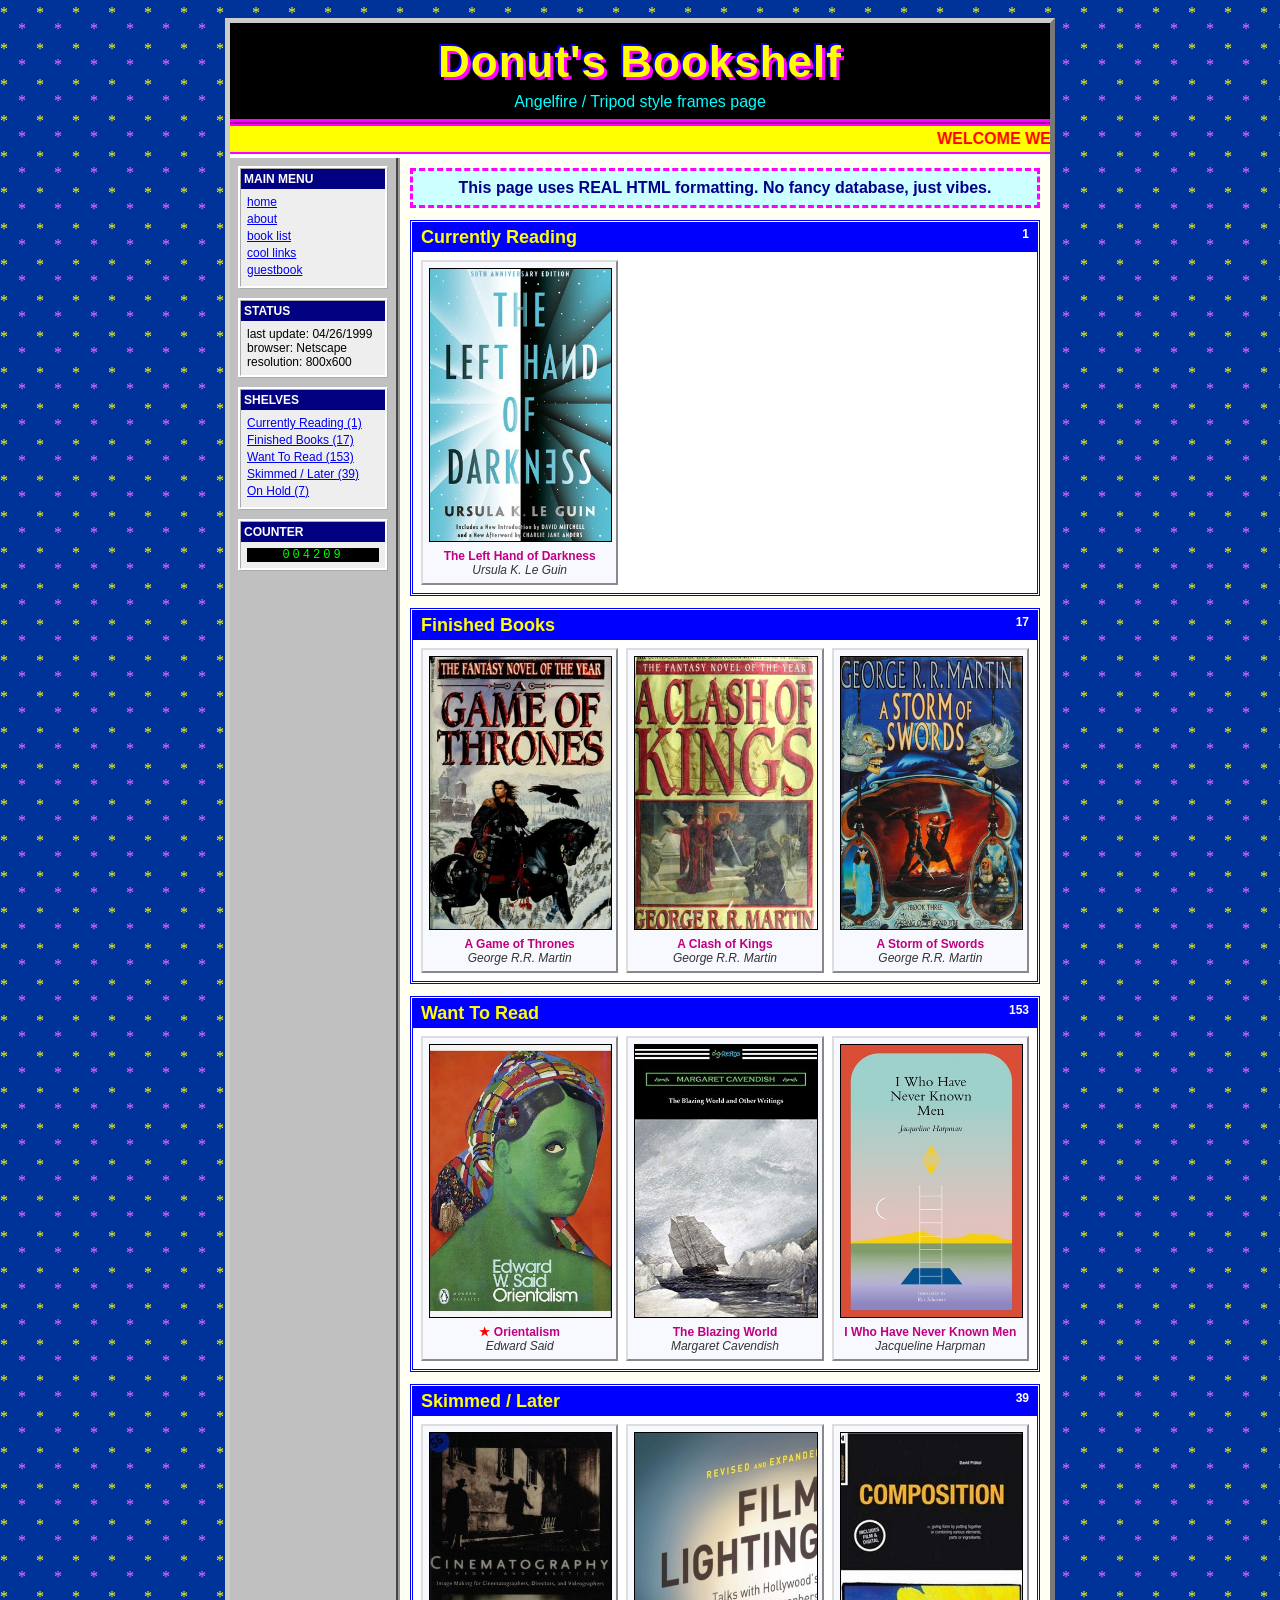
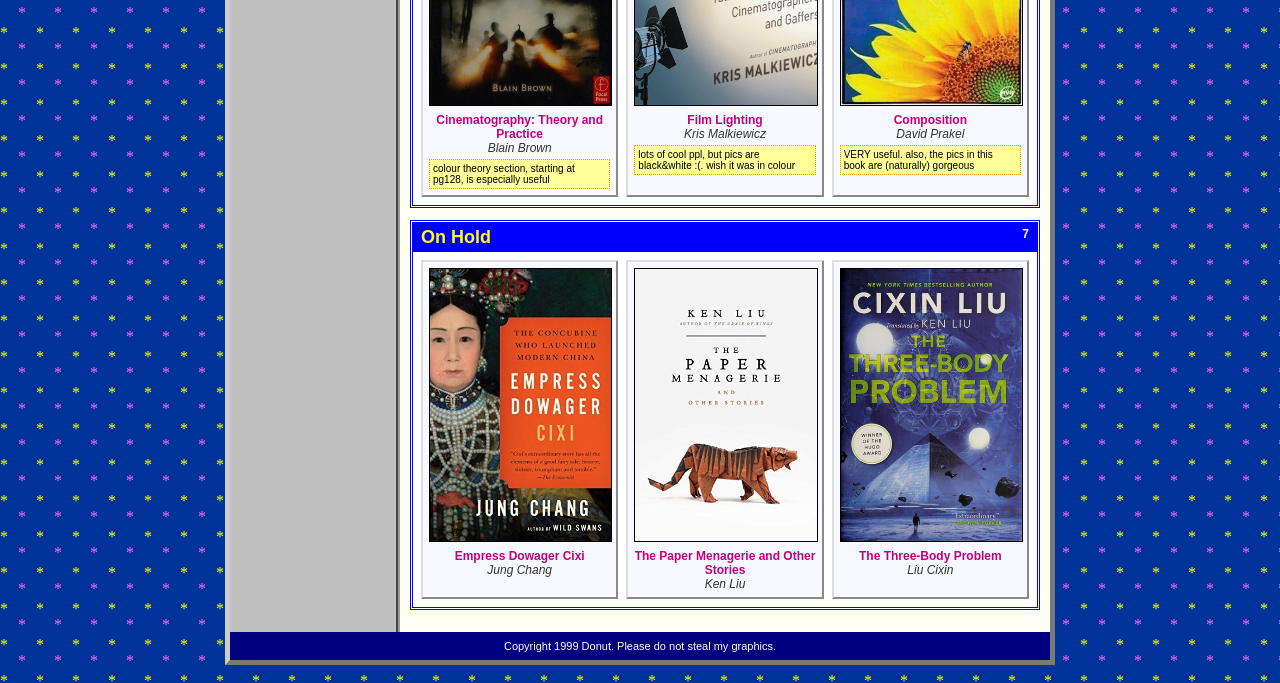
<file: sample5/index.html>
<!DOCTYPE html>
<html lang="en">
<head>
<meta charset="UTF-8">
<title>Donut's Bookshelf - Angelfire Frames Edition</title>
<style>
body{margin:0;background:#003399 url("data:image/svg+xml,%3Csvg xmlns='http://www.w3.org/2000/svg' width='36' height='36'%3E%3Ctext y='18' font-size='16' fill='%23ffff00'%3E*%3C/text%3E%3Ctext x='18' y='34' font-size='16' fill='%23ff66ff'%3E*%3C/text%3E%3C/svg%3E");font-family:Arial,Helvetica,sans-serif;color:#000}
.wrap{width:820px;margin:18px auto;border:5px outset #ccc;background:#fff}
.top{background:#000;color:#0ff;text-align:center;padding:8px;border-bottom:5px ridge #f0f}
h1{font-size:44px;margin:6px 0;color:#ff0;text-shadow:3px 3px #f0f,-2px -2px #00f;font-family:Impact,Arial Black,sans-serif;letter-spacing:1px}
marquee{background:#ff0;color:#f00;font-weight:bold;padding:4px;border-top:2px solid #f0f;border-bottom:2px solid #f0f}
.body{display:grid;grid-template-columns:170px 1fr}
.side{background:#c0c0c0;border-right:4px groove #999;padding:8px;font-size:12px}
.box{border:3px ridge #fff;background:#eee;margin-bottom:9px;padding:6px}
.box b{display:block;background:#000080;color:white;margin:-6px -6px 6px;padding:3px}
.box a{display:block;color:#00e;text-decoration:underline;margin:3px 0}
.main{padding:10px;background:#fffff4}
.welcome{background:#cff;border:3px dashed #f0f;padding:8px;text-align:center;font-weight:bold;color:#008}
.shelf{border:3px double #00f;margin:12px 0;background:white}
.shelf h2{margin:0;background:#00f;color:#ff0;padding:4px 8px;font-size:18px}.count{float:right;color:#fff;font-size:12px}
.books{display:grid;grid-template-columns:repeat(3,1fr);gap:8px;padding:8px}
.book{border:2px outset #ddd;background:#f8f8ff;text-align:center;padding:6px;font-size:12px}
.book img{width:100%;aspect-ratio:2/3;object-fit:cover;border:1px solid #000}.t{font-weight:bold;color:#c00080;margin-top:4px}.a{font-style:italic;color:#333}.c{font-size:10px;text-align:left;background:#ff9;border:1px dotted #f90;margin-top:4px;padding:3px}.star{color:#f00}
.foot{background:#000080;color:#fff;text-align:center;font-size:11px;padding:8px}
</style>
</head>
<body>
<div class="wrap">
<div class="top"><h1>Donut's Bookshelf</h1><div>Angelfire / Tripod style frames page</div></div>
<marquee scrollamount="5">WELCOME WEB SURFER!!! BOOKS UPDATED DAILY!!! ADD THIS PAGE TO YOUR FAVORITES!!!</marquee>
<div class="body">
<aside class="side">
<div class="box"><b>MAIN MENU</b><a href="#">home</a><a href="#">about</a><a href="#">book list</a><a href="#">cool links</a><a href="#">guestbook</a></div>
<div class="box"><b>STATUS</b>last update: 04/26/1999<br>browser: Netscape<br>resolution: 800x600</div>
<div class="box"><b>SHELVES</b><div id="links"></div></div>
<div class="box"><b>COUNTER</b><center style="background:#000;color:#0f0;font-family:monospace;letter-spacing:3px">004209</center></div>
</aside>
<main class="main"><div class="welcome">This page uses REAL HTML formatting. No fancy database, just vibes.</div><div id="shelves"></div></main>
</div>
<div class="foot">Copyright 1999 Donut. Please do not steal my graphics.</div>
</div>
<script>
const SHELVES=[['currently-reading','Currently Reading'],['read','Finished Books'],['want-to-read','Want To Read'],['marinating','Skimmed / Later'],['on-hold','On Hold']];
function esc(s){const d=document.createElement('div');d.textContent=s??'';return d.innerHTML}
fetch('../books.json').then(r=>r.json()).then(books=>{const root=document.getElementById('shelves'),links=document.getElementById('links');SHELVES.forEach(([id,label])=>{const all=books.filter(b=>b.shelf===id),items=all.slice(0,3);if(!all.length)return;links.innerHTML+=`<a href="#${id}">${label} (${all.length})</a>`;const s=document.createElement('section');s.className='shelf';s.id=id;s.innerHTML=`<h2>${label}<span class="count">${all.length}</span></h2><div class="books">${items.map(b=>`<div class="book"><img src="../${esc(b.cover)}" alt="${esc(b.title)}"><div class="t">${b.starred?'<span class="star">★</span> ':''}${esc(b.title)}</div><div class="a">${esc(b.author)}</div>${b.comment?`<div class="c">${esc(b.comment)}</div>`:''}</div>`).join('')}</div>`;root.appendChild(s)})});
</script>
</body>
</html>
</file>
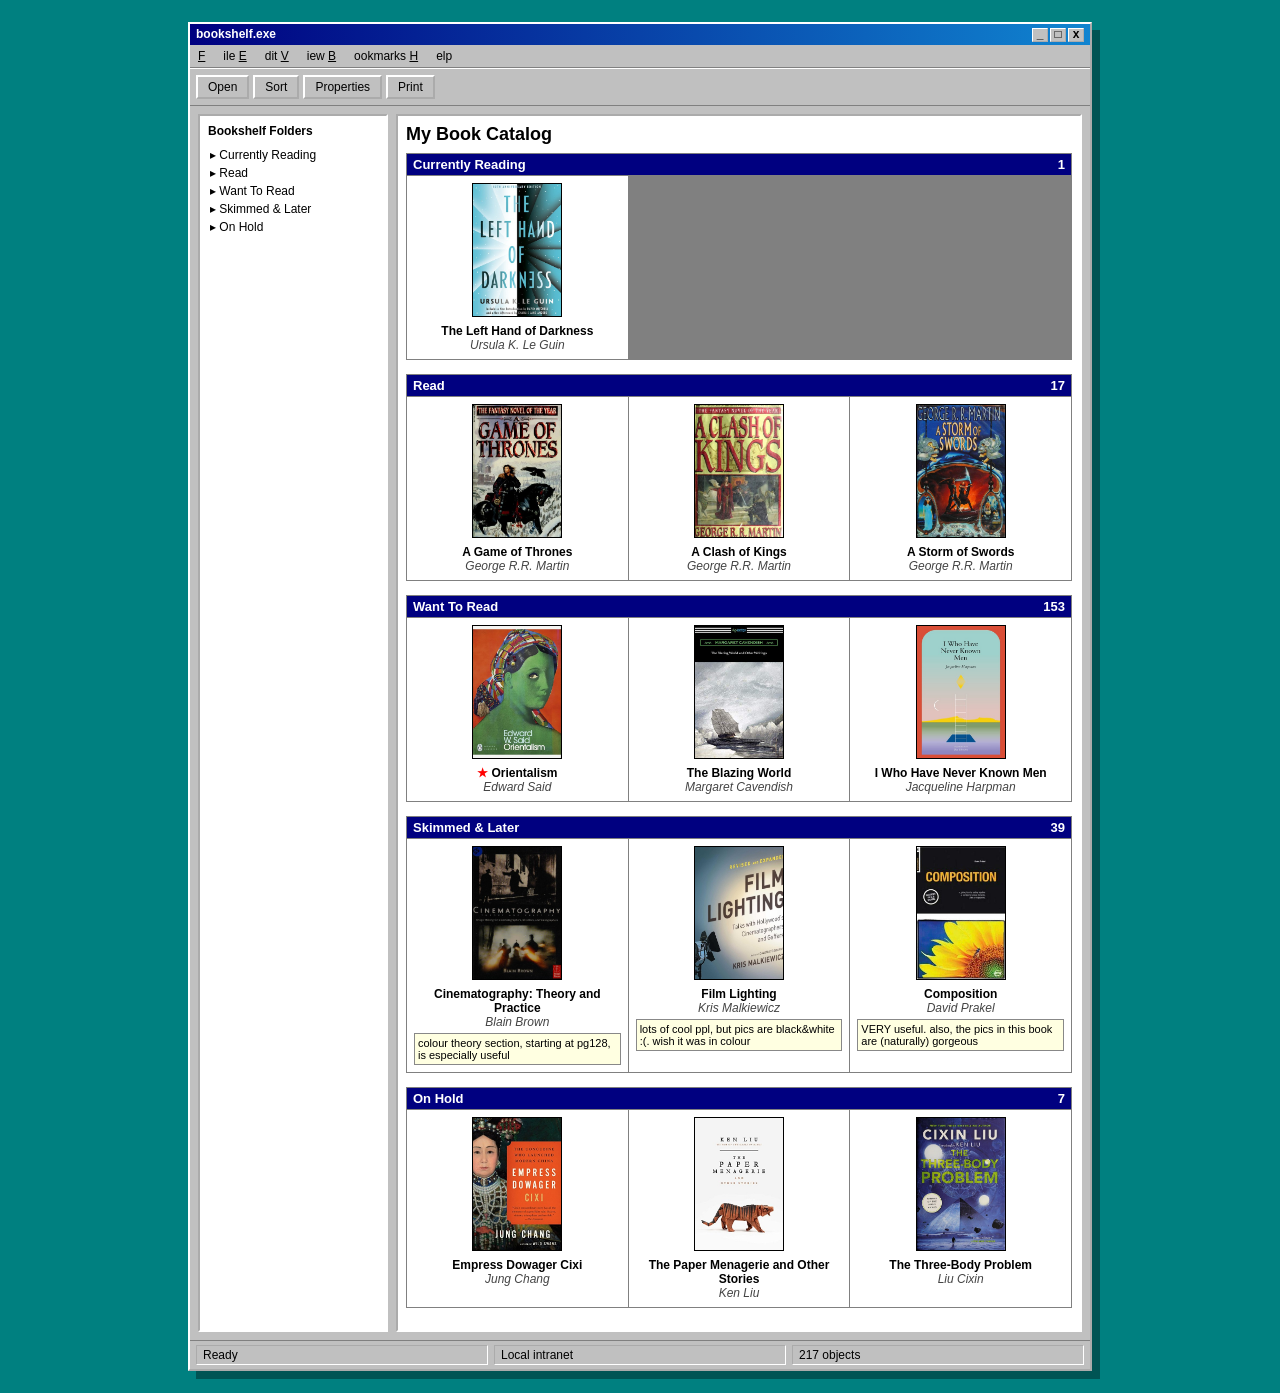
<file: sample6/index.html>
<!DOCTYPE html>
<html lang="en">
<head>
<meta charset="UTF-8">
<title>bookshelf.exe - Windows 95 Catalog</title>
<style>
body{margin:0;background:#008080;font-family:"MS Sans Serif",Tahoma,sans-serif;font-size:12px;color:#000;padding:22px}
.window{max-width:900px;margin:auto;background:#c0c0c0;border:2px outset #fff;box-shadow:8px 8px 0 rgba(0,0,0,.35)}
.title{background:linear-gradient(90deg,#000080,#1084d0);color:#fff;font-weight:bold;padding:3px 6px;display:flex;justify-content:space-between}
.buttons span{display:inline-block;width:14px;height:12px;background:#c0c0c0;border:1px outset #fff;color:#000;text-align:center;line-height:10px;margin-left:2px}
.menu{padding:4px 8px;border-bottom:1px solid #808080}.menu span{text-decoration:underline;margin-right:18px}
.toolbar{border-top:1px solid #fff;border-bottom:1px solid #808080;padding:6px}.btn{display:inline-block;border:2px outset #fff;background:#c0c0c0;padding:3px 10px;margin-right:4px}
.content{display:grid;grid-template-columns:190px 1fr;gap:8px;padding:8px}
.tree,.pane{border:2px inset #fff;background:#fff;padding:8px;min-height:520px}
.tree h3{font-size:12px;margin:0 0 8px}.tree a{display:block;color:#000;text-decoration:none;padding:2px}
h1{font-size:18px;margin:0 0 8px}.shelf{margin-bottom:14px;border:1px solid #808080}.shelf h2{margin:0;background:#000080;color:#fff;font-size:13px;padding:3px 6px}.count{float:right}
.books{display:grid;grid-template-columns:repeat(3,1fr);gap:1px;background:#808080;border-top:1px solid #808080}
.book{background:#fff;padding:7px;text-align:center}.book img{width:88px;max-width:100%;aspect-ratio:2/3;object-fit:cover;border:1px solid #000}.t{font-weight:bold;margin-top:4px}.a{font-style:italic;color:#444}.c{font-size:11px;background:#ffffe1;border:1px solid #888;margin-top:4px;padding:3px;text-align:left}.star{color:#f00}
.status{border-top:1px solid #808080;padding:4px 6px;display:flex;gap:6px}.status div{border:1px inset #fff;padding:2px 6px;flex:1}
</style>
</head>
<body>
<div class="window">
<div class="title"><span>bookshelf.exe</span><span class="buttons"><span>_</span><span>□</span><span>x</span></span></div>
<div class="menu"><span>F</span>ile <span>E</span>dit <span>V</span>iew <span>B</span>ookmarks <span>H</span>elp</div>
<div class="toolbar"><span class="btn">Open</span><span class="btn">Sort</span><span class="btn">Properties</span><span class="btn">Print</span></div>
<div class="content"><aside class="tree"><h3>Bookshelf Folders</h3><div id="links"></div></aside><main class="pane"><h1>My Book Catalog</h1><div id="shelves"></div></main></div>
<div class="status"><div>Ready</div><div>Local intranet</div><div id="total">0 objects</div></div>
</div>
<script>
const SHELVES=[['currently-reading','Currently Reading'],['read','Read'],['want-to-read','Want To Read'],['marinating','Skimmed & Later'],['on-hold','On Hold']];
function esc(s){const d=document.createElement('div');d.textContent=s??'';return d.innerHTML}
fetch('../books.json').then(r=>r.json()).then(books=>{document.getElementById('total').textContent=books.length+' objects';const root=document.getElementById('shelves'),links=document.getElementById('links');SHELVES.forEach(([id,label])=>{const all=books.filter(b=>b.shelf===id),items=all.slice(0,3);if(!all.length)return;links.innerHTML+=`<a href="#${id}">▸ ${label}</a>`;const sec=document.createElement('section');sec.className='shelf';sec.id=id;sec.innerHTML=`<h2>${label}<span class="count">${all.length}</span></h2><div class="books">${items.map(b=>`<div class="book"><img src="../${esc(b.cover)}" alt="${esc(b.title)}"><div class="t">${b.starred?'<span class="star">★</span> ':''}${esc(b.title)}</div><div class="a">${esc(b.author)}</div>${b.comment?`<div class="c">${esc(b.comment)}</div>`:''}</div>`).join('')}</div>`;root.appendChild(sec)})});
</script>
</body>
</html>
</file>
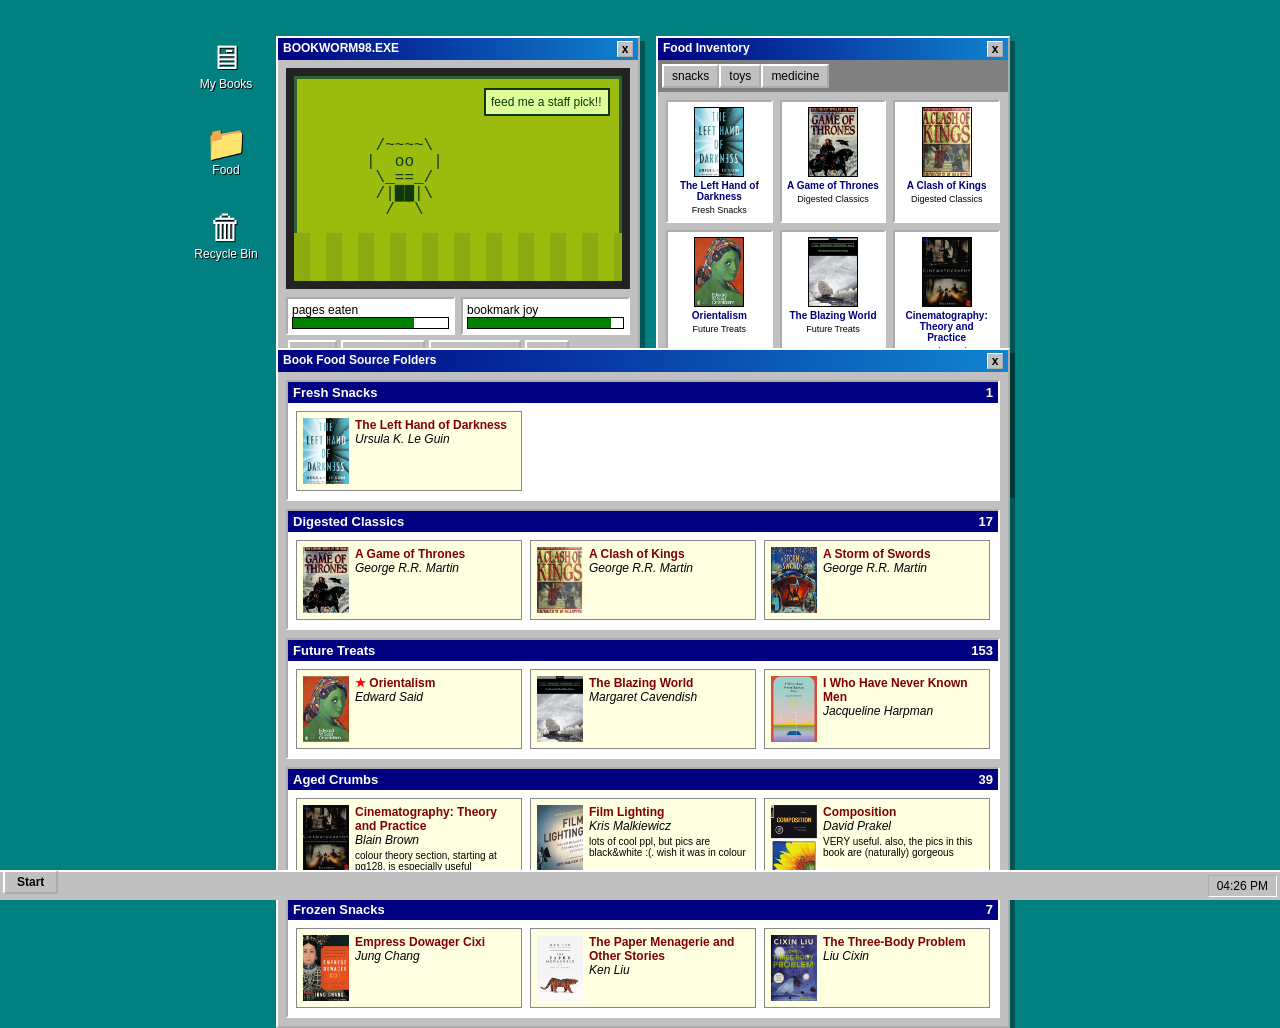
<file: sample7/index.html>
<!DOCTYPE html>
<html lang="en">
<head>
<meta charset="UTF-8">
<title>Bookworm 98 - Virtual Desktop Pet</title>
<style>
body{margin:0;background:#008080;font-family:"MS Sans Serif",Tahoma,sans-serif;font-size:12px;color:#000;overflow-x:hidden}
.desktop{width:920px;margin:18px auto;position:relative;min-height:720px}
.icon{position:absolute;text-align:center;color:#fff;text-shadow:1px 1px #000;width:76px}.icon .ico{font-size:34px}.i1{left:8px;top:20px}.i2{left:8px;top:105px}.i3{left:8px;top:190px}
.window{position:absolute;background:#c0c0c0;border:2px outset #fff;box-shadow:5px 5px 0 rgba(0,0,0,.35)}
.title{background:linear-gradient(90deg,#000080,#1084d0);color:#fff;font-weight:bold;padding:3px 5px;display:flex;justify-content:space-between}.title span:last-child{background:#c0c0c0;color:#000;border:1px outset #fff;width:14px;text-align:center}
.petwin{left:96px;top:18px;width:360px}.invwin{left:476px;top:18px;width:350px}.shelfwin{left:96px;top:330px;width:730px}
.panel{padding:8px}.screen{background:#9bbc0f;border:8px solid #222;box-shadow:inset 0 0 0 3px #306230;height:205px;position:relative;overflow:hidden}
.worm{position:absolute;left:72px;top:62px;font-family:"Courier New",monospace;font-size:16px;line-height:1;white-space:pre;color:#0f380f;animation:wig 1.2s steps(2) infinite}@keyframes wig{50%{transform:translateX(8px)}}
.bubble{position:absolute;right:12px;top:12px;background:#dfff9b;border:2px solid #0f380f;padding:5px;width:112px;color:#0f380f}
.floor{position:absolute;left:0;right:0;bottom:0;height:48px;background:repeating-linear-gradient(90deg,#8bac0f 0 16px,#9bbc0f 16px 32px)}
.stats{display:grid;grid-template-columns:1fr 1fr;gap:6px;margin-top:8px}.stat{border:2px inset #fff;background:#fff;padding:4px}.bar{height:10px;border:1px solid #000;background:#fff}.fill{height:100%;background:#008000}
.buttons span{display:inline-block;border:2px outset #fff;background:#c0c0c0;padding:5px 9px;margin:5px 2px 0}.buttons span:active{border-style:inset}
.tabs{background:#808080;padding:4px}.tabs span{display:inline-block;background:#c0c0c0;border:2px outset #fff;padding:3px 8px}
.foodgrid{display:grid;grid-template-columns:repeat(3,1fr);gap:7px}.food{background:#fff;border:2px inset #fff;padding:5px;text-align:center;min-height:96px}.food img{width:48px;height:68px;object-fit:cover;border:1px solid #000}.food b{display:block;font-size:10px;color:#000080}.food small{font-size:9px}
.shelf{border:2px inset #fff;background:#fff;margin:8px}.shelf h2{font-size:13px;margin:0;background:#000080;color:#fff;padding:3px 5px}.count{float:right}
.books{display:grid;grid-template-columns:repeat(3,1fr);gap:8px;padding:8px}.book{border:1px solid #888;background:#ffffe1;padding:6px;display:grid;grid-template-columns:46px 1fr;gap:6px}.book img{width:46px;height:66px;object-fit:cover}.t{font-weight:bold;color:#800000}.a{font-style:italic}.c{font-size:10px;margin-top:3px}.star{color:#f00}
.taskbar{position:fixed;left:0;right:0;bottom:0;background:#c0c0c0;border-top:2px outset #fff;padding:3px}.start{border:2px outset #fff;padding:3px 12px;font-weight:bold}.clock{float:right;border:1px inset #fff;padding:3px 8px}
</style>
</head>
<body>
<div class="desktop">
<div class="icon i1"><div class="ico">🖥</div>My Books</div><div class="icon i2"><div class="ico">📁</div>Food</div><div class="icon i3"><div class="ico">🗑</div>Recycle Bin</div>
<div class="window petwin"><div class="title">BOOKWORM98.EXE <span>x</span></div><div class="panel"><div class="screen"><div class="bubble" id="speech">feed me a staff pick!!</div><div class="worm"> /~~~~\
|  oo  |
 \_==_/
 /|██|\
  /  \</div><div class="floor"></div></div><div class="stats"><div class="stat">pages eaten<div class="bar"><div class="fill" style="width:78%"></div></div></div><div class="stat">bookmark joy<div class="bar"><div class="fill" style="width:92%"></div></div></div></div><div class="buttons"><span>Feed</span><span>Read Aloud</span><span>Clean Cache</span><span>Nap</span></div></div></div>
<div class="window invwin"><div class="title">Food Inventory <span>x</span></div><div class="tabs"><span>snacks</span><span>toys</span><span>medicine</span></div><div class="panel"><div class="foodgrid" id="foods"></div></div></div>
<div class="window shelfwin"><div class="title">Book Food Source Folders <span>x</span></div><div id="shelves"></div></div>
</div><div class="taskbar"><span class="start">Start</span><span class="clock">04:26 PM</span></div>
<script>
const SHELVES=[['currently-reading','Fresh Snacks'],['read','Digested Classics'],['want-to-read','Future Treats'],['marinating','Aged Crumbs'],['on-hold','Frozen Snacks']];
function esc(s){const d=document.createElement('div');d.textContent=s??'';return d.innerHTML}
fetch('../books.json').then(r=>r.json()).then(books=>{const root=document.getElementById('shelves'),foods=document.getElementById('foods');let foodCount=0;SHELVES.forEach(([id,label])=>{const all=books.filter(b=>b.shelf===id),items=all.slice(0,3);if(!all.length)return;if(foodCount<6){items.slice(0,2).forEach(b=>{foodCount++;foods.innerHTML+=`<div class="food"><img src="../${esc(b.cover)}" alt=""><b>${esc(b.title)}</b><small>${esc(label)}</small></div>`})}const sec=document.createElement('section');sec.className='shelf';sec.innerHTML=`<h2>${label}<span class="count">${all.length}</span></h2><div class="books">${items.map(b=>`<div class="book"><img src="../${esc(b.cover)}" alt=""><div><div class="t">${b.starred?'<span class="star">★</span> ':''}${esc(b.title)}</div><div class="a">${esc(b.author)}</div>${b.comment?`<div class="c">${esc(b.comment)}</div>`:''}</div></div>`).join('')}</div>`;root.appendChild(sec)})});
</script>
</body>
</html>
</file>
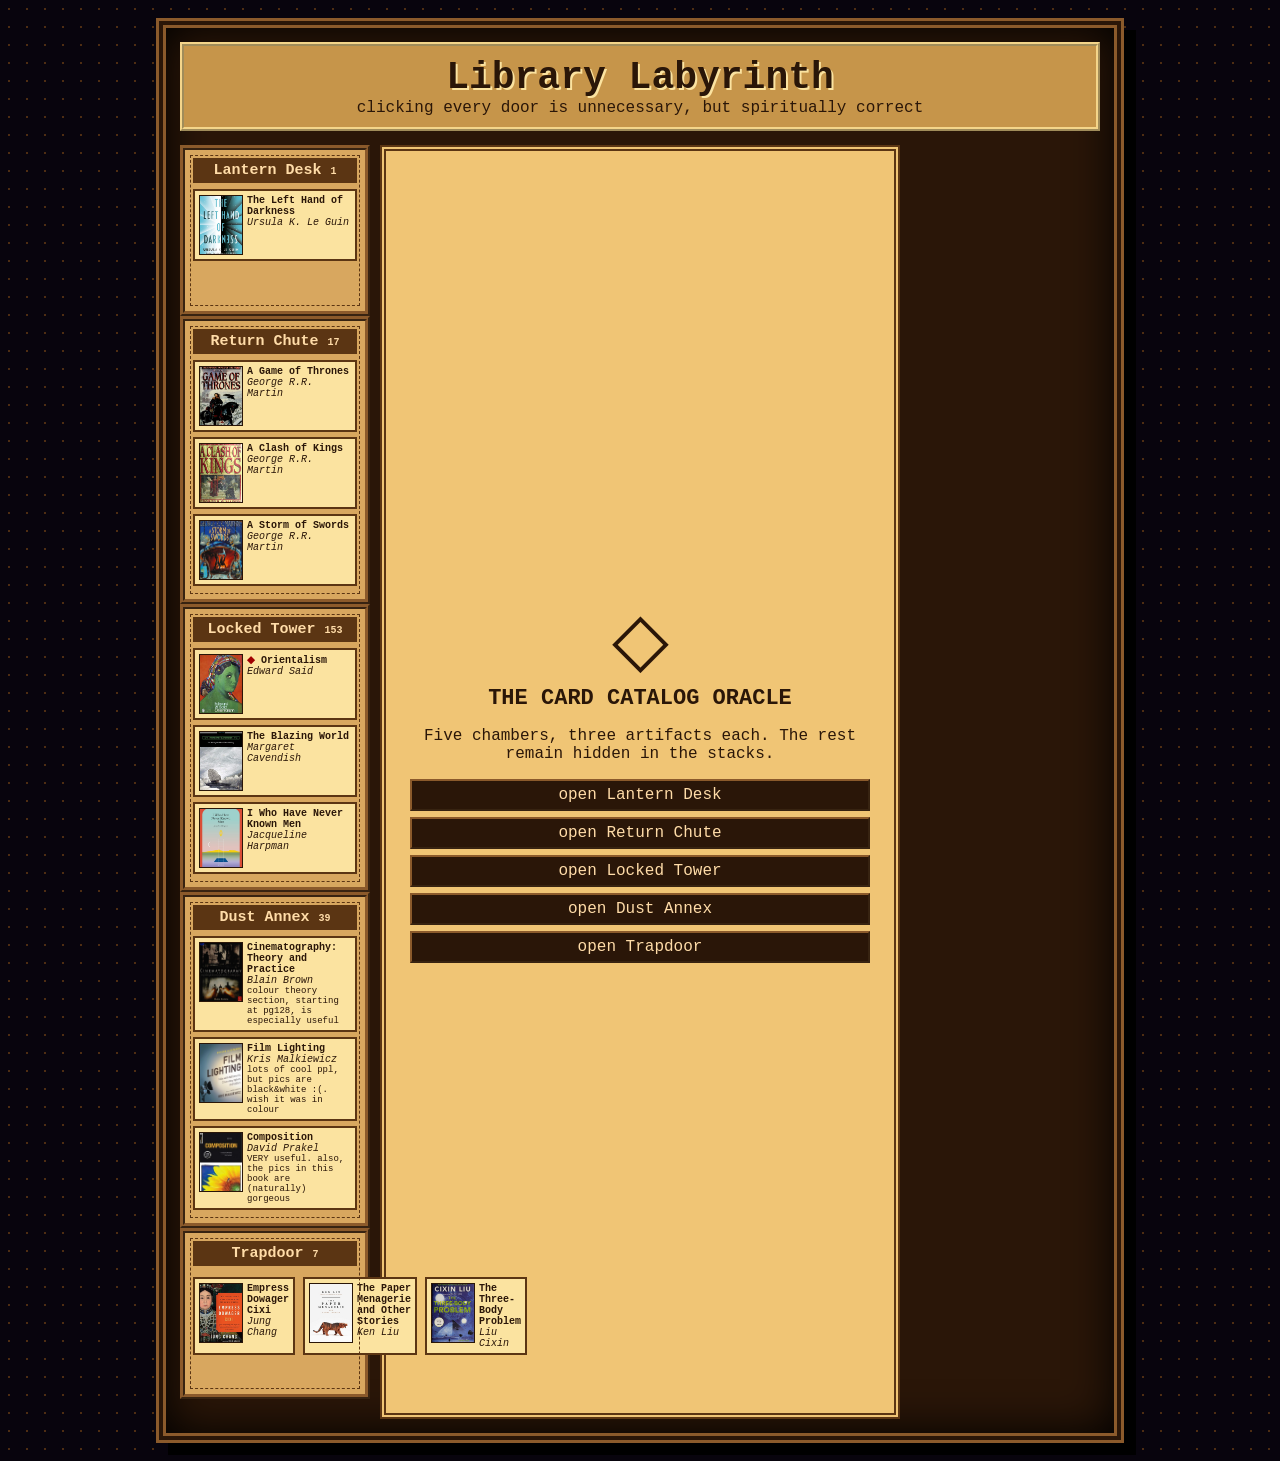
<file: sample8/index.html>
<!DOCTYPE html>
<html lang="en">
<head>
<meta charset="UTF-8">
<title>Library Labyrinth 1.0</title>
<style>
body{margin:0;background:#08040d;color:#ffdca8;font-family:"Courier New",monospace;background-image:radial-gradient(#4e2d12 1px,transparent 1px);background-size:18px 18px}
.cabinet{width:920px;margin:18px auto;border:10px double #8b5a2b;background:#2a1608;box-shadow:0 0 45px #000 inset,12px 12px 0 #000;padding:14px}
.plaque{text-align:center;background:#c6954a;color:#2a1608;border:4px ridge #f4d58a;padding:10px}h1{font-size:38px;margin:0;text-shadow:2px 2px #fbe3a0}
.maze{display:grid;grid-template-columns:190px 1fr 190px;grid-template-rows:auto auto auto;gap:10px;margin-top:14px}
.room{background:#d8a75f;color:#2a1608;border:5px ridge #8b5a2b;padding:8px;min-height:145px;position:relative}.room:before{content:"";position:absolute;inset:5px;border:1px dashed #5b3513;pointer-events:none}
.room h2{font-size:15px;margin:0 0 6px;text-align:center;background:#5b3513;color:#ffdca8;padding:4px}.count{font-size:10px}
.center{grid-column:2;grid-row:1 / span 3;background:#f0c575;border:6px double #5b3513;color:#2a1608;display:grid;place-items:center;text-align:center;padding:18px}
.center .sigil{font-size:74px}.center b{font-size:22px}.door{display:block;background:#2a1608;color:#ffdca8;border:2px outset #8b5a2b;margin:6px;padding:5px;text-decoration:none;text-align:center}
.book{display:grid;grid-template-columns:42px 1fr;gap:6px;background:#fbe3a0;border:2px solid #5b3513;margin:5px 0;padding:4px;font-size:10px}.book img{width:42px;height:58px;object-fit:cover;border:1px solid #2a1608}.t{font-weight:bold}.a{font-style:italic}.c{font-size:9px}.star{color:#a00000}
.r1{grid-column:1;grid-row:1}.r2{grid-column:3;grid-row:1}.r3{grid-column:1;grid-row:2}.r4{grid-column:3;grid-row:2}.r5{grid-column:1 / span 3;grid-row:4}
.r5 .books{display:grid;grid-template-columns:repeat(3,1fr);gap:8px}
</style>
</head>
<body>
<div class="cabinet"><div class="plaque"><h1>Library Labyrinth</h1><div>clicking every door is unnecessary, but spiritually correct</div></div><div class="maze"><div class="center"><div><div class="sigil">◇</div><b>THE CARD CATALOG ORACLE</b><p>Five chambers, three artifacts each. The rest remain hidden in the stacks.</p><div id="doors"></div></div></div><div id="shelves"></div></div></div>
<script>
const SHELVES=[['currently-reading','Lantern Desk'],['read','Return Chute'],['want-to-read','Locked Tower'],['marinating','Dust Annex'],['on-hold','Trapdoor']];
function esc(s){const d=document.createElement('div');d.textContent=s??'';return d.innerHTML}
fetch('../books.json').then(r=>r.json()).then(books=>{const root=document.getElementById('shelves'),doors=document.getElementById('doors');SHELVES.forEach(([id,label],i)=>{const all=books.filter(b=>b.shelf===id),items=all.slice(0,3);if(!all.length)return;doors.innerHTML+=`<a class="door" href="#${id}">open ${label}</a>`;const sec=document.createElement('section');sec.className='room r'+(i+1);sec.id=id;sec.innerHTML=`<h2>${label} <span class="count">${all.length}</span></h2><div class="books">${items.map(b=>`<div class="book"><img src="../${esc(b.cover)}" alt=""><div><div class="t">${b.starred?'<span class="star">◆</span> ':''}${esc(b.title)}</div><div class="a">${esc(b.author)}</div>${b.comment?`<div class="c">${esc(b.comment)}</div>`:''}</div></div>`).join('')}</div>`;root.appendChild(sec)})});
</script>
</body>
</html>
</file>
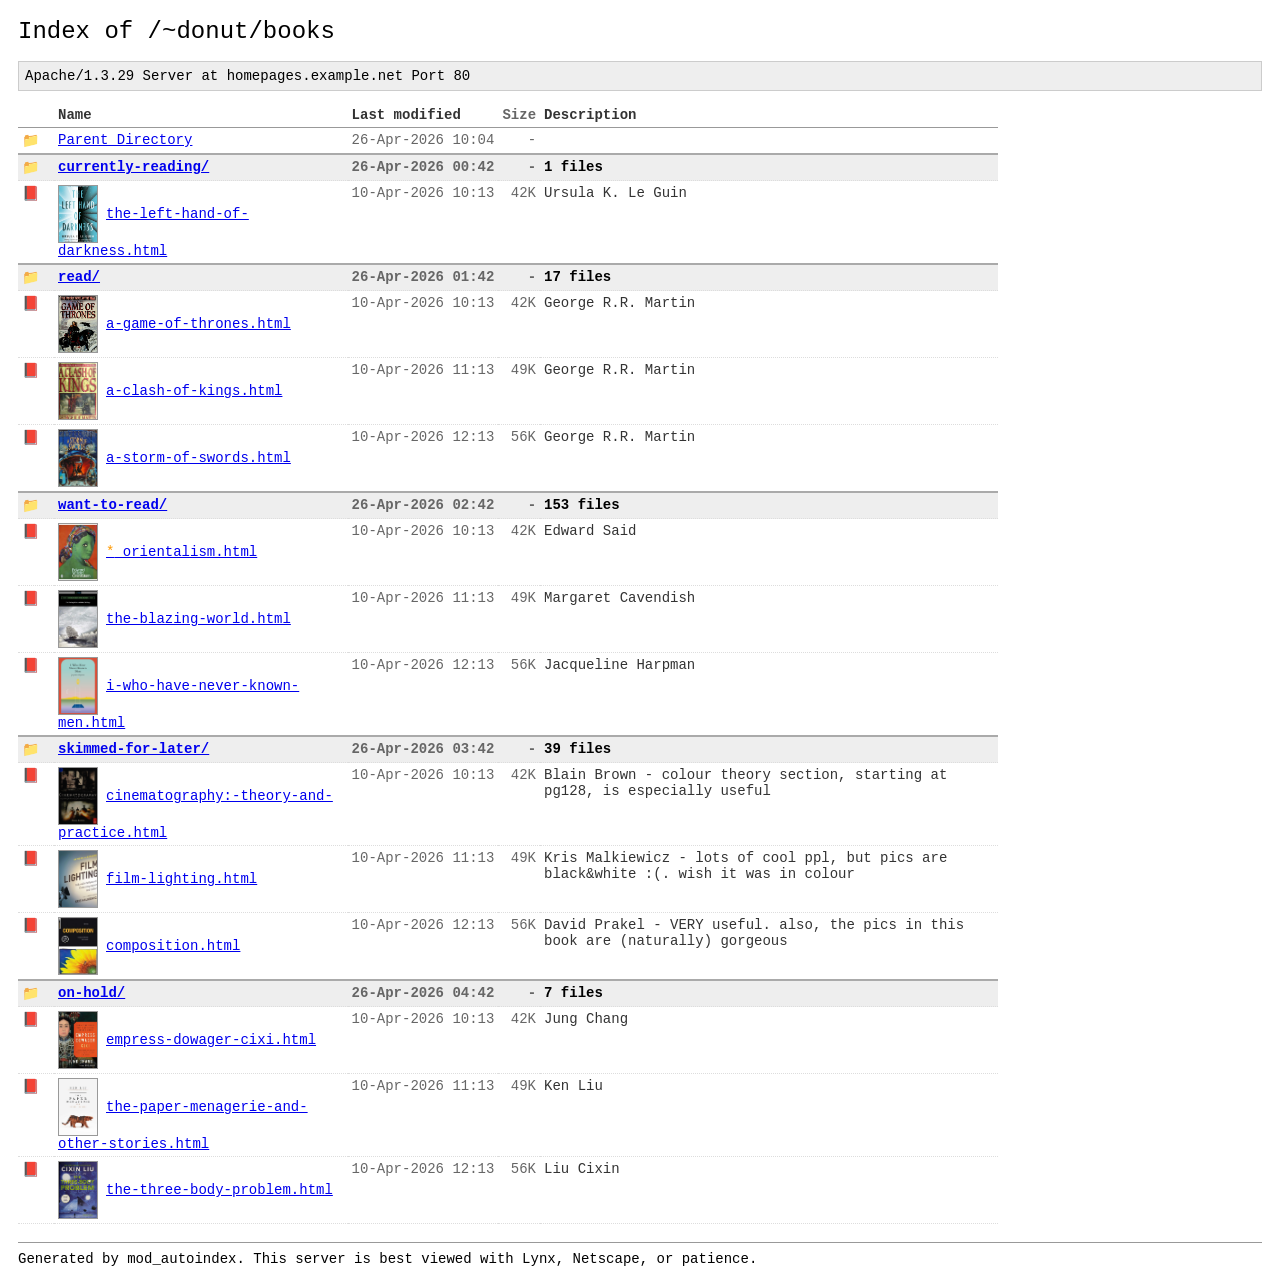
<file: sample9/index.html>
<!DOCTYPE html>
<html lang="en">
<head>
<meta charset="UTF-8">
<title>Index of /~donut/books</title>
<style>
body{font-family:"Courier New",monospace;background:#fff;color:#000;margin:18px;font-size:14px}
h1{font-size:24px;font-weight:normal}.path{background:#eee;border:1px solid #ccc;padding:6px;margin-bottom:12px}
table{border-collapse:collapse;width:100%;max-width:980px}th{text-align:left;border-bottom:1px solid #999;padding:4px;color:#333}td{padding:4px;border-bottom:1px dotted #ddd;vertical-align:top}
a{color:#00e}a:visited{color:#551a8b}.icon{width:28px}.size{text-align:right;color:#666}.date{color:#666;white-space:nowrap}.desc{color:#333}
.shelf-row td{background:#eee;font-weight:bold;border-top:2px solid #aaa}.cover{width:38px;height:56px;object-fit:cover;border:1px solid #999;vertical-align:middle;margin-right:8px}.star{color:#f90}
pre{border-top:1px solid #999;margin-top:18px;padding-top:8px}
</style>
</head>
<body>
<h1>Index of /~donut/books</h1>
<div class="path">Apache/1.3.29 Server at homepages.example.net Port 80</div>
<table>
<thead><tr><th class="icon"></th><th>Name</th><th>Last modified</th><th class="size">Size</th><th>Description</th></tr></thead>
<tbody id="rows"><tr><td>📁</td><td><a href="../">Parent Directory</a></td><td class="date">26-Apr-2026 10:04</td><td class="size">-</td><td></td></tr></tbody>
</table>
<pre>Generated by mod_autoindex. This server is best viewed with Lynx, Netscape, or patience.</pre>
<script>
const SHELVES=[['currently-reading','currently-reading/'],['read','read/'],['want-to-read','want-to-read/'],['marinating','skimmed-for-later/'],['on-hold','on-hold/']];
function esc(s){const d=document.createElement('div');d.textContent=s??'';return d.innerHTML}
fetch('../books.json').then(r=>r.json()).then(books=>{const rows=document.getElementById('rows');SHELVES.forEach(([id,label],i)=>{const all=books.filter(b=>b.shelf===id),items=all.slice(0,3);if(!all.length)return;rows.innerHTML+=`<tr class="shelf-row" id="${id}"><td>📁</td><td><a href="#${id}">${label}</a></td><td class="date">26-Apr-2026 0${i}:42</td><td class="size">-</td><td>${all.length} files</td></tr>`;items.forEach((b,j)=>{rows.innerHTML+=`<tr><td>📕</td><td><img class="cover" src="../${esc(b.cover)}" alt=""><a href="#">${b.starred?'<span class="star">*</span> ':''}${esc(b.title).toLowerCase().replaceAll(' ','-')}.html</a></td><td class="date">10-Apr-2026 ${10+j}:13</td><td class="size">${(42+j*7)}K</td><td class="desc">${esc(b.author)}${b.comment?' - '+esc(b.comment):''}</td></tr>`})})});
</script>
</body>
</html>
</file>
<file: styles.css>
/* ===== palette & tokens ===== */
:root {
  --bg:          #FDF6EC;
  --bg-light:    #FFF9F2;
  --cream:       #F5E6D3;
  --dusty-rose:  #C9A0A0;
  --rose-dark:   #A87C7C;
  --brown:       #8B7355;
  --brown-dark:  #4A3728;
  --brown-light: #B8956A;
  --wood-1:      #A0714F;
  --wood-2:      #8B5E3C;
  --wood-3:      #6B4226;
  --gold:        #D4A574;
  --heart:       #D48B8B;
  --shadow:      rgba(74, 55, 40, .12);

  --font-display: 'Cormorant Garamond', Georgia, serif;
  --font-body:    'Nunito', 'Segoe UI', sans-serif;

  --ease-out-back: cubic-bezier(0.34, 1.56, 0.64, 1);
}

/* ===== reset & base ===== */
*, *::before, *::after { box-sizing: border-box; margin: 0; padding: 0; }

body {
  font-family: var(--font-body);
  background: var(--bg);
  color: var(--brown-dark);
  min-height: 100vh;
  display: flex;
  flex-direction: column;
  align-items: center;
  overflow-y: auto;
  position: relative;
}

/* ===== floating particles ===== */
.particles {
  position: fixed;
  inset: 0;
  pointer-events: none;
  z-index: 0;
  overflow: hidden;
}

.particle {
  position: absolute;
  width: 6px;
  height: 6px;
  border-radius: 50%;
  background: var(--gold);
  opacity: 0;
  animation: float-up linear infinite;
}

@keyframes float-up {
  0% {
    opacity: 0;
    transform: translateY(0) scale(0);
  }
  10% {
    opacity: 0.4;
    transform: translateY(-10vh) scale(1);
  }
  90% {
    opacity: 0.15;
  }
  100% {
    opacity: 0;
    transform: translateY(-100vh) scale(0.5);
  }
}

/* ===== header ===== */
header {
  text-align: center;
  padding: 1.2rem 1rem 0.5rem;
  z-index: 1;
  flex-shrink: 0;
}

header h1 {
  font-family: var(--font-display);
  font-weight: 600;
  font-size: clamp(1.8rem, 4vw, 2.6rem);
  color: var(--brown-dark);
  letter-spacing: 0.02em;
}

.subtitle {
  font-family: var(--font-display);
  font-style: italic;
  font-size: 0.95rem;
  color: var(--dusty-rose);
  margin-top: 0.15rem;
}

.book-counter {
  color: var(--brown-light);
}

/* ===== search bar ===== */
.search-bar {
  margin-top: 0.5rem;
  display: flex;
  justify-content: center;
}

.search-bar input {
  width: 280px;
  padding: 0.45rem 0.8rem;
  border: 2px solid var(--cream);
  border-radius: 20px;
  background: var(--bg-light);
  color: var(--brown-dark);
  font-family: var(--font-body);
  font-size: 0.9rem;
  outline: none;
  transition: border-color 0.3s ease, box-shadow 0.3s ease;
}

.search-bar input::placeholder {
  color: var(--dusty-rose);
  opacity: 0.6;
}

.search-bar input:focus {
  border-color: var(--dusty-rose);
  box-shadow: 0 0 0 3px rgba(201, 160, 160, 0.2);
}

/* ===== main / shelves ===== */
main {
  width: 100%;
  max-width: 1100px;
  padding: 0 1.5rem;
  z-index: 1;
  flex: 1;
  display: flex;
  flex-direction: column;
  gap: 0.4rem;
  min-height: 0;
}

.shelf-section {
  margin-bottom: 0;
}

.shelf-label {
  font-family: var(--font-display);
  font-weight: 600;
  font-size: clamp(0.9rem, 2vw, 1.15rem);
  color: var(--dusty-rose);
  text-align: center;
  margin-bottom: 0.2rem;
  letter-spacing: 0.02em;
}

.shelf-container {
  position: relative;
}

.books-grid {
  display: flex;
  flex-wrap: wrap;
  gap: 0.3rem;
  justify-content: center;
  padding: 0.4rem 1rem 0;
  align-items: flex-end;
}

/* wooden shelf plank */
.shelf-plank {
  height: 14px;
  border-radius: 0 0 6px 6px;
  background: linear-gradient(
    180deg,
    var(--wood-1) 0%,
    var(--wood-2) 40%,
    var(--wood-3) 100%
  );
  box-shadow:
    0 4px 8px rgba(74, 55, 40, 0.25),
    inset 0 2px 3px rgba(255, 255, 255, 0.1);
  position: relative;
}

.shelf-plank::before {
  content: '';
  position: absolute;
  top: -4px;
  left: 0;
  right: 0;
  height: 4px;
  background: linear-gradient(
    180deg,
    var(--brown-light),
    var(--wood-1)
  );
  border-radius: 4px 4px 0 0;
}

/* ===== book card ===== */
.book {
  position: relative;
  width: 100px;
  flex-shrink: 0;
  cursor: pointer;
  animation: book-appear 0.6s var(--ease-out-back) both;
  animation-delay: var(--delay, 0ms);
}

@keyframes book-appear {
  from {
    opacity: 0;
    transform: translateY(30px) scale(0.85);
  }
  to {
    opacity: 1;
    transform: translateY(0) scale(1);
  }
}

.book-cover-wrapper {
  width: 100px;
  height: 150px;
  border-radius: 4px 8px 8px 4px;
  overflow: hidden;
  box-shadow:
    3px 3px 8px var(--shadow),
    -1px 0 3px rgba(0,0,0,0.05);
  transition: transform 0.35s var(--ease-out-back), box-shadow 0.35s ease;
  position: relative;
}

/* book spine edge */
.book-cover-wrapper::before {
  content: '';
  position: absolute;
  left: 0;
  top: 0;
  bottom: 0;
  width: 6px;
  background: linear-gradient(
    90deg,
    rgba(0,0,0,0.15),
    rgba(0,0,0,0.02)
  );
  z-index: 2;
}

.book-cover-wrapper img {
  width: 100%;
  height: 100%;
  object-fit: cover;
  display: block;
}

.book:hover .book-cover-wrapper {
  transform: rotate(-3deg) scale(1.08) translateY(-8px);
  box-shadow:
    6px 10px 20px rgba(74, 55, 40, 0.2),
    -2px 0 6px rgba(0,0,0,0.08);
}

/* ===== spine view ===== */
.book.spine-view {
  width: 38px;
}

.book-spine {
  width: 38px;
  height: 150px;
  border-radius: 3px 5px 5px 3px;
  display: flex;
  align-items: center;
  justify-content: center;
  overflow: hidden;
  position: relative;
  box-shadow:
    2px 2px 6px var(--shadow),
    -1px 0 2px rgba(0,0,0,0.05);
  transition: transform 0.35s var(--ease-out-back), box-shadow 0.35s ease;
}

/* subtle lighting on spine edge */
.book-spine::before {
  content: '';
  position: absolute;
  left: 0;
  top: 0;
  bottom: 0;
  width: 4px;
  background: linear-gradient(90deg, rgba(0,0,0,0.12), transparent);
  z-index: 1;
}

.book-spine::after {
  content: '';
  position: absolute;
  right: 0;
  top: 0;
  bottom: 0;
  width: 3px;
  background: linear-gradient(270deg, rgba(0,0,0,0.08), transparent);
}

.spine-title {
  writing-mode: vertical-rl;
  text-orientation: mixed;
  transform: rotate(180deg);
  font-family: var(--font-display);
  font-weight: 600;
  font-size: 0.7rem;
  line-height: 1.2;
  padding: 8px 2px;
  text-align: center;
  overflow: hidden;
  text-overflow: ellipsis;
  max-height: 140px;
  letter-spacing: 0.01em;
}

.book.spine-view:hover .book-spine {
  transform: rotate(-2deg) scale(1.06) translateY(-8px);
  box-shadow:
    4px 8px 16px rgba(74, 55, 40, 0.2),
    -1px 0 4px rgba(0,0,0,0.08);
}

/* ===== hover popover ===== */
.book-info {
  position: absolute;
  bottom: calc(100% + 12px);
  left: 50%;
  transform: translateX(-50%) translateY(8px);
  width: 200px;
  background: var(--bg-light);
  border: 2px solid var(--cream);
  border-radius: 12px;
  padding: 0.8rem;
  box-shadow: 0 8px 24px rgba(74, 55, 40, 0.15);
  opacity: 0;
  pointer-events: none;
  transition: opacity 0.3s ease, transform 0.3s var(--ease-out-back);
  z-index: 10;
}

.book-info::after {
  content: '';
  position: absolute;
  top: 100%;
  left: 50%;
  transform: translateX(-50%);
  border: 8px solid transparent;
  border-top-color: var(--cream);
}

.book:hover .book-info {
  opacity: 1;
  transform: translateX(-50%) translateY(0);
  pointer-events: auto;
}

.book-info .title {
  font-family: var(--font-display);
  font-weight: 600;
  font-size: 1.05rem;
  color: var(--brown-dark);
  line-height: 1.3;
}

.book-info .author {
  font-size: 0.85rem;
  color: var(--brown);
  margin-top: 0.15rem;
}

.book-info .rating {
  margin-top: 0.5rem;
  font-size: 1rem;
  letter-spacing: 2px;
  color: var(--heart);
}

.book-info .comment {
  margin-top: 0.5rem;
  font-size: 0.82rem;
  font-style: italic;
  color: var(--rose-dark);
  line-height: 1.4;
}

.star-badge {
  font-size: 1.1rem;
  color: var(--gold);
  margin-bottom: 0.25rem;
}

.book.starred {
  filter: drop-shadow(0 0 6px var(--gold));
}

/* ===== empty state ===== */
.empty-msg {
  text-align: center;
  font-style: italic;
  color: var(--brown);
  opacity: 0.7;
  margin-top: 1rem;
  font-size: 0.95rem;
}

/* ===== footer ===== */
footer {
  text-align: center;
  padding: 0.5rem 1rem;
  font-size: 0.8rem;
  color: var(--dusty-rose);
  font-style: italic;
  z-index: 1;
  flex-shrink: 0;
}

/* ===== theme toggle button ===== */
.theme-toggle {
  position: absolute;
  top: 1.2rem;
  right: 1.5rem;
  width: 48px;
  height: 48px;
  border-radius: 50%;
  border: 2px solid var(--cream);
  background: var(--bg-light);
  cursor: pointer;
  font-size: 1.3rem;
  display: flex;
  align-items: center;
  justify-content: center;
  transition: all 0.3s ease;
  z-index: 20;
  box-shadow: 0 2px 8px var(--shadow);
}

.theme-toggle:hover {
  transform: scale(1.1) rotate(10deg);
  border-color: var(--dusty-rose);
}

/* show the correct icon per theme */
.theme-toggle-icon::after {
  content: attr(data-cozy);
}

/* ============================================================
   RETRO ARCADE GIRLY THEME
   ============================================================ */
[data-theme="retro"] {
  --bg:          #1A0A2E;
  --bg-light:    #2A1448;
  --cream:       #3D1F5C;
  --dusty-rose:  #FF69B4;
  --rose-dark:   #FF1493;
  --brown:       #C8A2E6;
  --brown-dark:  #F0D0FF;
  --brown-light: #9B59B6;
  --wood-1:      #FF69B4;
  --wood-2:      #CC00FF;
  --wood-3:      #8B00CC;
  --gold:        #FFE100;
  --heart:       #FF69B4;
  --shadow:      rgba(255, 105, 180, 0.2);

  --font-display: 'Press Start 2P', monospace;
  --font-body:    'VT323', monospace;
}

/* ── base overrides ── */
[data-theme="retro"] body {
  background:
    repeating-linear-gradient(
      0deg,
      transparent,
      transparent 2px,
      rgba(255, 255, 255, 0.015) 2px,
      rgba(255, 255, 255, 0.015) 4px
    ),
    var(--bg);
}

/* ── header ── */
[data-theme="retro"] header h1 {
  font-size: clamp(1.4rem, 4vw, 2rem);
  text-shadow:
    0 0 10px #FF69B4,
    0 0 30px #FF69B4,
    0 0 60px #CC00FF;
  color: #fff;
  letter-spacing: 0.05em;
}

[data-theme="retro"] .subtitle {
  font-family: 'VT323', monospace;
  font-style: normal;
  font-size: 1.4rem;
  color: #00FFFF;
  text-shadow: 0 0 8px #00FFFF;
}

[data-theme="retro"] .book-counter {
  color: #FF69B4;
}

/* ── theme toggle ── */
[data-theme="retro"] .theme-toggle {
  border-color: #CC00FF;
  background: var(--bg-light);
  box-shadow:
    0 0 8px rgba(204, 0, 255, 0.4),
    inset 0 0 4px rgba(204, 0, 255, 0.2);
}

[data-theme="retro"] .theme-toggle:hover {
  box-shadow:
    0 0 16px rgba(255, 105, 180, 0.6),
    inset 0 0 8px rgba(255, 105, 180, 0.3);
}

[data-theme="retro"] .theme-toggle-icon::after {
  content: attr(data-retro);
}

/* ── search bar ── */
[data-theme="retro"] .search-bar input {
  font-family: 'VT323', monospace;
  font-size: 1.2rem;
  border: 2px solid #CC00FF;
  background: #2A1448;
  color: #F0D0FF;
  border-radius: 4px;
  box-shadow: 0 0 8px rgba(204, 0, 255, 0.3);
}

[data-theme="retro"] .search-bar input::placeholder {
  color: #FF69B4;
  opacity: 0.5;
}

[data-theme="retro"] .search-bar input:focus {
  border-color: #FF69B4;
  box-shadow: 0 0 12px rgba(255, 105, 180, 0.5);
}

/* ── shelf label ── */
[data-theme="retro"] .shelf-label {
  font-family: 'Press Start 2P', monospace;
  font-size: clamp(0.6rem, 2vw, 0.8rem);
  color: #00FFFF;
  text-shadow: 0 0 10px #00FFFF, 0 0 20px rgba(0, 255, 255, 0.3);
  text-transform: uppercase;
  letter-spacing: 0.08em;
}

/* ── shelf plank → neon platform ── */
[data-theme="retro"] .shelf-plank {
  height: 6px;
  border-radius: 0;
  background: linear-gradient(90deg, #FF69B4, #CC00FF, #00FFFF, #CC00FF, #FF69B4);
  box-shadow:
    0 0 12px rgba(255, 105, 180, 0.6),
    0 0 24px rgba(204, 0, 255, 0.3),
    0 2px 4px rgba(0, 0, 0, 0.3);
}

[data-theme="retro"] .shelf-plank::before {
  display: none;
}

/* ── spine view ── */
[data-theme="retro"] .book-spine {
  border: 2px solid #CC00FF;
  border-radius: 2px;
  box-shadow:
    3px 3px 0 #3D1F5C,
    0 0 6px rgba(204, 0, 255, 0.25);
}

[data-theme="retro"] .book-spine::before {
  background: linear-gradient(90deg, rgba(204, 0, 255, 0.15), transparent);
}

[data-theme="retro"] .book-spine::after {
  background: linear-gradient(270deg, rgba(204, 0, 255, 0.1), transparent);
}

[data-theme="retro"] .spine-title {
  font-family: 'VT323', monospace;
  font-size: 0.85rem;
}

[data-theme="retro"] .book.spine-view:hover .book-spine {
  border-color: #FF69B4;
  box-shadow:
    4px 4px 0 #3D1F5C,
    0 0 14px rgba(255, 105, 180, 0.4);
}

/* ── book cards ── */
[data-theme="retro"] .book-cover-wrapper {
  border-radius: 4px;
  border: 3px solid #CC00FF;
  box-shadow:
    4px 4px 0 #3D1F5C,
    0 0 8px rgba(204, 0, 255, 0.3);
}

[data-theme="retro"] .book-cover-wrapper::before {
  background: linear-gradient(
    90deg,
    rgba(204, 0, 255, 0.2),
    transparent
  );
}

[data-theme="retro"] .book:hover .book-cover-wrapper {
  transform: translateY(-12px) scale(1.05);
  border-color: #FF69B4;
  box-shadow:
    6px 6px 0 #3D1F5C,
    0 0 20px rgba(255, 105, 180, 0.5),
    0 0 40px rgba(204, 0, 255, 0.3);
  animation: retro-bounce 0.4s var(--ease-out-back);
}

@keyframes retro-bounce {
  0%   { transform: translateY(0) scale(1); }
  40%  { transform: translateY(-16px) scale(1.08); }
  70%  { transform: translateY(-10px) scale(1.04); }
  100% { transform: translateY(-12px) scale(1.05); }
}

/* ── popover ── */
[data-theme="retro"] .book-info {
  border-radius: 4px;
  border: 3px solid #CC00FF;
  background: #1A0A2E;
  box-shadow:
    6px 6px 0 #3D1F5C,
    0 0 16px rgba(204, 0, 255, 0.3);
}

[data-theme="retro"] .book-info::after {
  border-top-color: #CC00FF;
}

[data-theme="retro"] .book-info .title {
  font-family: 'Press Start 2P', monospace;
  font-size: 0.6rem;
  color: #FFE100;
  text-shadow: 0 0 6px rgba(255, 225, 0, 0.4);
  line-height: 1.6;
}

[data-theme="retro"] .book-info .author {
  font-family: 'VT323', monospace;
  font-size: 1.1rem;
  color: #00FFFF;
}

[data-theme="retro"] .book-info .rating {
  color: #FF69B4;
  text-shadow: 0 0 6px rgba(255, 105, 180, 0.5);
}

[data-theme="retro"] .book-info .comment {
  font-family: 'VT323', monospace;
  font-style: normal;
  font-size: 1rem;
  color: #C8A2E6;
}

[data-theme="retro"] .star-badge {
  color: #FFD700;
  text-shadow: 0 0 8px rgba(255, 215, 0, 0.6);
}

[data-theme="retro"] .book.starred {
  filter: drop-shadow(0 0 8px #FFD700);
}

/* ── particles become stars ── */
[data-theme="retro"] .particle {
  border-radius: 1px;
  transform: rotate(45deg);
}

/* ── empty state ── */
[data-theme="retro"] .empty-msg {
  font-family: 'VT323', monospace;
  color: #C8A2E6;
  font-style: normal;
  font-size: 1.3rem;
}

/* ── footer ── */
[data-theme="retro"] footer {
  font-family: 'VT323', monospace;
  font-style: normal;
  font-size: 1.1rem;
  color: #CC00FF;
}

/* ===== responsive ===== */
@media (max-width: 600px) {
  .books-grid {
    gap: 0.4rem;
  }

  .book {
    width: 70px;
  }

  .book.spine-view {
    width: 28px;
  }

  .book-spine {
    width: 28px;
    height: 105px;
  }

  .spine-title {
    font-size: 0.55rem;
    max-height: 95px;
  }

  .book-cover-wrapper {
    width: 70px;
    height: 105px;
  }

  .book-info {
    width: 160px;
    padding: 0.6rem;
    font-size: 0.85rem;
  }

  .theme-toggle {
    width: 36px;
    height: 36px;
    font-size: 1rem;
    top: 0.6rem;
    right: 0.6rem;
  }

  .shelf-label {
    font-size: 0.8rem;
  }

  header {
    padding: 0.8rem 1rem 0.3rem;
  }

  header h1 {
    font-size: 1.4rem;
  }
}
</file>
